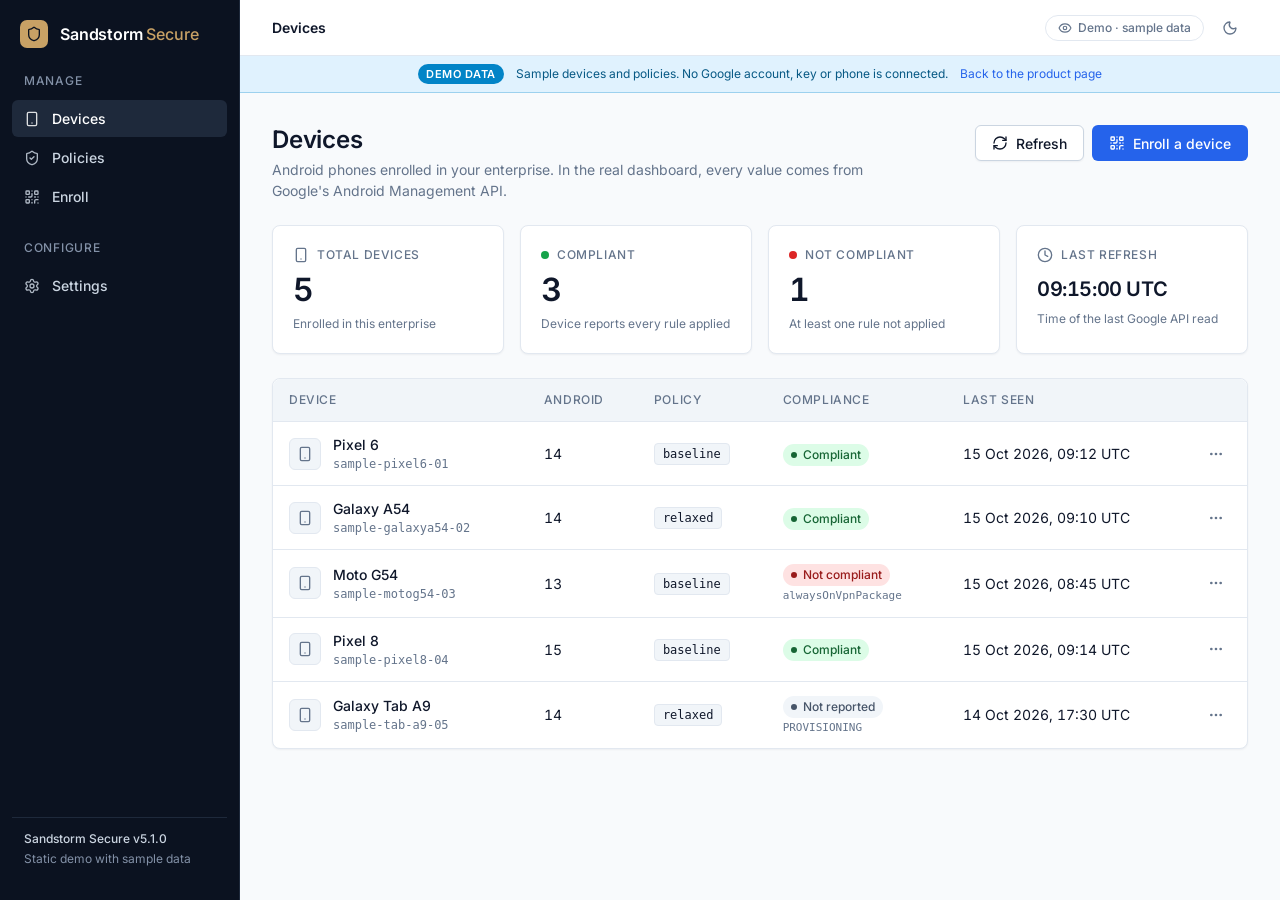
<file: demo/index.html>
<!DOCTYPE html>
<html lang="en">
<head>
  <meta charset="utf-8">
  <meta name="viewport" content="width=device-width, initial-scale=1">
  <meta name="color-scheme" content="light dark">
  <title>Devices (Demo data) · Sandstorm Secure</title>
  <link rel="stylesheet" href="./style.css">
  <script src="./ui.js"></script>
</head>
<body>
  <a class="skip-link" href="#main">Skip to content</a>
  <div class="app">
    <aside class="sidebar" id="app-sidebar" aria-label="Main navigation">
      <a class="brand" href="./index.html">
        <span class="brand-mark"><span class="icon" data-icon="shield"></span></span>
        <span>Sandstorm <span class="brand-name-accent">Secure</span></span>
      </a>
      <nav class="sidebar-nav" aria-label="Primary">
        <p class="sidebar-label">Manage</p>
        <a href="./index.html" class="nav-link active" aria-current="page"><span class="icon" data-icon="smartphone"></span>Devices</a>
        <a href="./policies.html" class="nav-link"><span class="icon" data-icon="shield-check"></span>Policies</a>
        <a href="./enroll.html" class="nav-link"><span class="icon" data-icon="qr-code"></span>Enroll</a>
      </nav>
      <nav class="sidebar-nav" aria-label="Configuration">
        <p class="sidebar-label">Configure</p>
        <a href="./settings.html" class="nav-link"><span class="icon" data-icon="settings"></span>Settings</a>
      </nav>
      <div class="sidebar-footer">
        <strong data-demo-version>Sandstorm Secure</strong>
        <span>Static demo with sample data</span>
      </div>
    </aside>

    <div class="main">
      <header class="topbar">
        <button type="button" class="btn btn-ghost btn-icon nav-toggle" data-nav-toggle aria-controls="app-sidebar" aria-expanded="false" aria-label="Open menu"><span class="icon icon-lg" data-icon="menu"></span></button>
        <a class="brand" href="./index.html">
          <span class="brand-mark"><span class="icon" data-icon="shield"></span></span>
          <span>Sandstorm <span class="brand-name-accent">Secure</span></span>
        </a>
        <p class="topbar-title">Devices</p>
        <div class="topbar-actions">
          <span class="badge-local" title="This is a static demo with sample data"><span class="icon" data-icon="eye"></span><span class="badge-local-text">Demo · sample data</span></span>
          <button type="button" class="btn btn-ghost btn-icon theme-toggle" data-theme-toggle aria-label="Switch theme"><span class="icon icon-moon" data-icon="moon"></span><span class="icon icon-sun" data-icon="sun"></span></button>
        </div>
      </header>

      <!-- DM-02: clear "Demo data" ribbon on every demo page -->
      <div class="demo-ribbon" id="demo-data-banner" role="note" aria-label="Demo data notice">
        <strong>Demo data</strong>
        <span>Sample devices and policies. No Google account, key or phone is connected.</span>
        <a href="../landing/index.html">Back to the product page</a>
      </div>

      <main class="content" id="main" tabindex="-1">
        <div class="page-header">
          <div>
            <h1 class="page-title">Devices</h1>
            <p class="page-description">Android phones enrolled in your enterprise. In the real dashboard, every value comes from Google's Android Management API.</p>
          </div>
          <div class="page-actions">
            <button type="button" class="btn btn-secondary" id="refresh-devices-btn"><span class="icon" data-icon="refresh-cw"></span>Refresh</button>
            <a class="btn btn-primary" href="./enroll.html"><span class="icon" data-icon="qr-code"></span>Enroll a device</a>
          </div>
        </div>

        <section class="stat-grid" aria-label="Fleet summary" id="device-summary">
          <div class="card stat-card">
            <p class="stat-label"><span class="icon" data-icon="smartphone"></span>Total devices</p>
            <p class="stat-value" id="stat-total">—</p>
            <p class="stat-hint">Enrolled in this enterprise</p>
          </div>
          <div class="card stat-card">
            <p class="stat-label"><span class="stat-dot stat-dot-success"></span>Compliant</p>
            <p class="stat-value" id="stat-compliant">—</p>
            <p class="stat-hint">Device reports every rule applied</p>
          </div>
          <div class="card stat-card">
            <p class="stat-label"><span class="stat-dot stat-dot-danger"></span>Not compliant</p>
            <p class="stat-value" id="stat-non-compliant">—</p>
            <p class="stat-hint">At least one rule not applied</p>
          </div>
          <div class="card stat-card">
            <p class="stat-label"><span class="icon" data-icon="clock"></span>Last refresh</p>
            <p class="stat-value stat-value-sm num" id="stat-last-refresh">—</p>
            <p class="stat-hint">Time of the last Google API read</p>
          </div>
        </section>

        <section class="card table-card" aria-labelledby="devices-heading">
          <h2 class="visually-hidden" id="devices-heading">Device list</h2>
          <table class="table" id="devices-table">
            <thead>
              <tr>
                <th scope="col">Device</th>
                <th scope="col">Android</th>
                <th scope="col">Policy</th>
                <th scope="col">Compliance</th>
                <th scope="col">Last seen</th>
                <th scope="col" class="col-actions"><span class="visually-hidden">Actions</span></th>
              </tr>
            </thead>
            <tbody id="devices-tbody"></tbody>
          </table>
        </section>
      </main>
    </div>
  </div>

  <div class="toast-region" id="toast-region" aria-live="polite"></div>
  <script src="./sample-data.js"></script>
  <script src="./demo.js"></script>
</body>
</html>
</file>
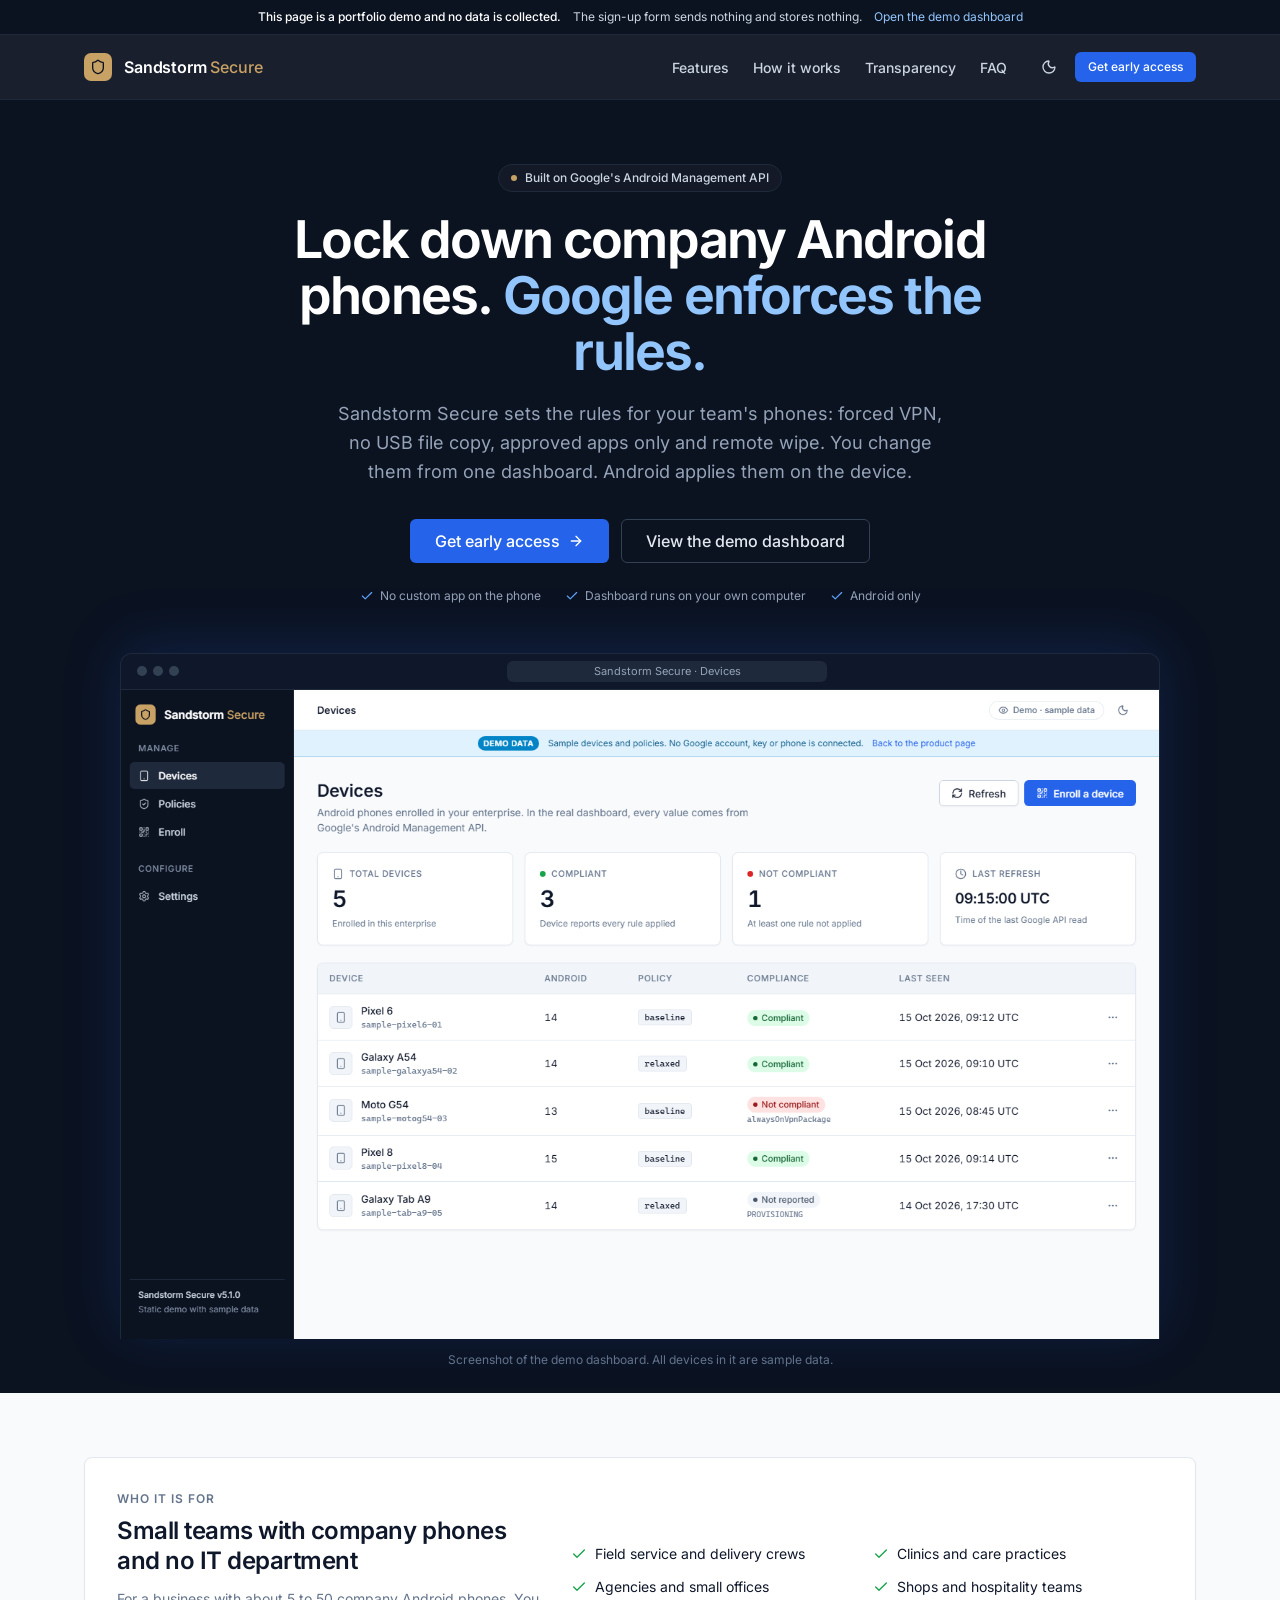
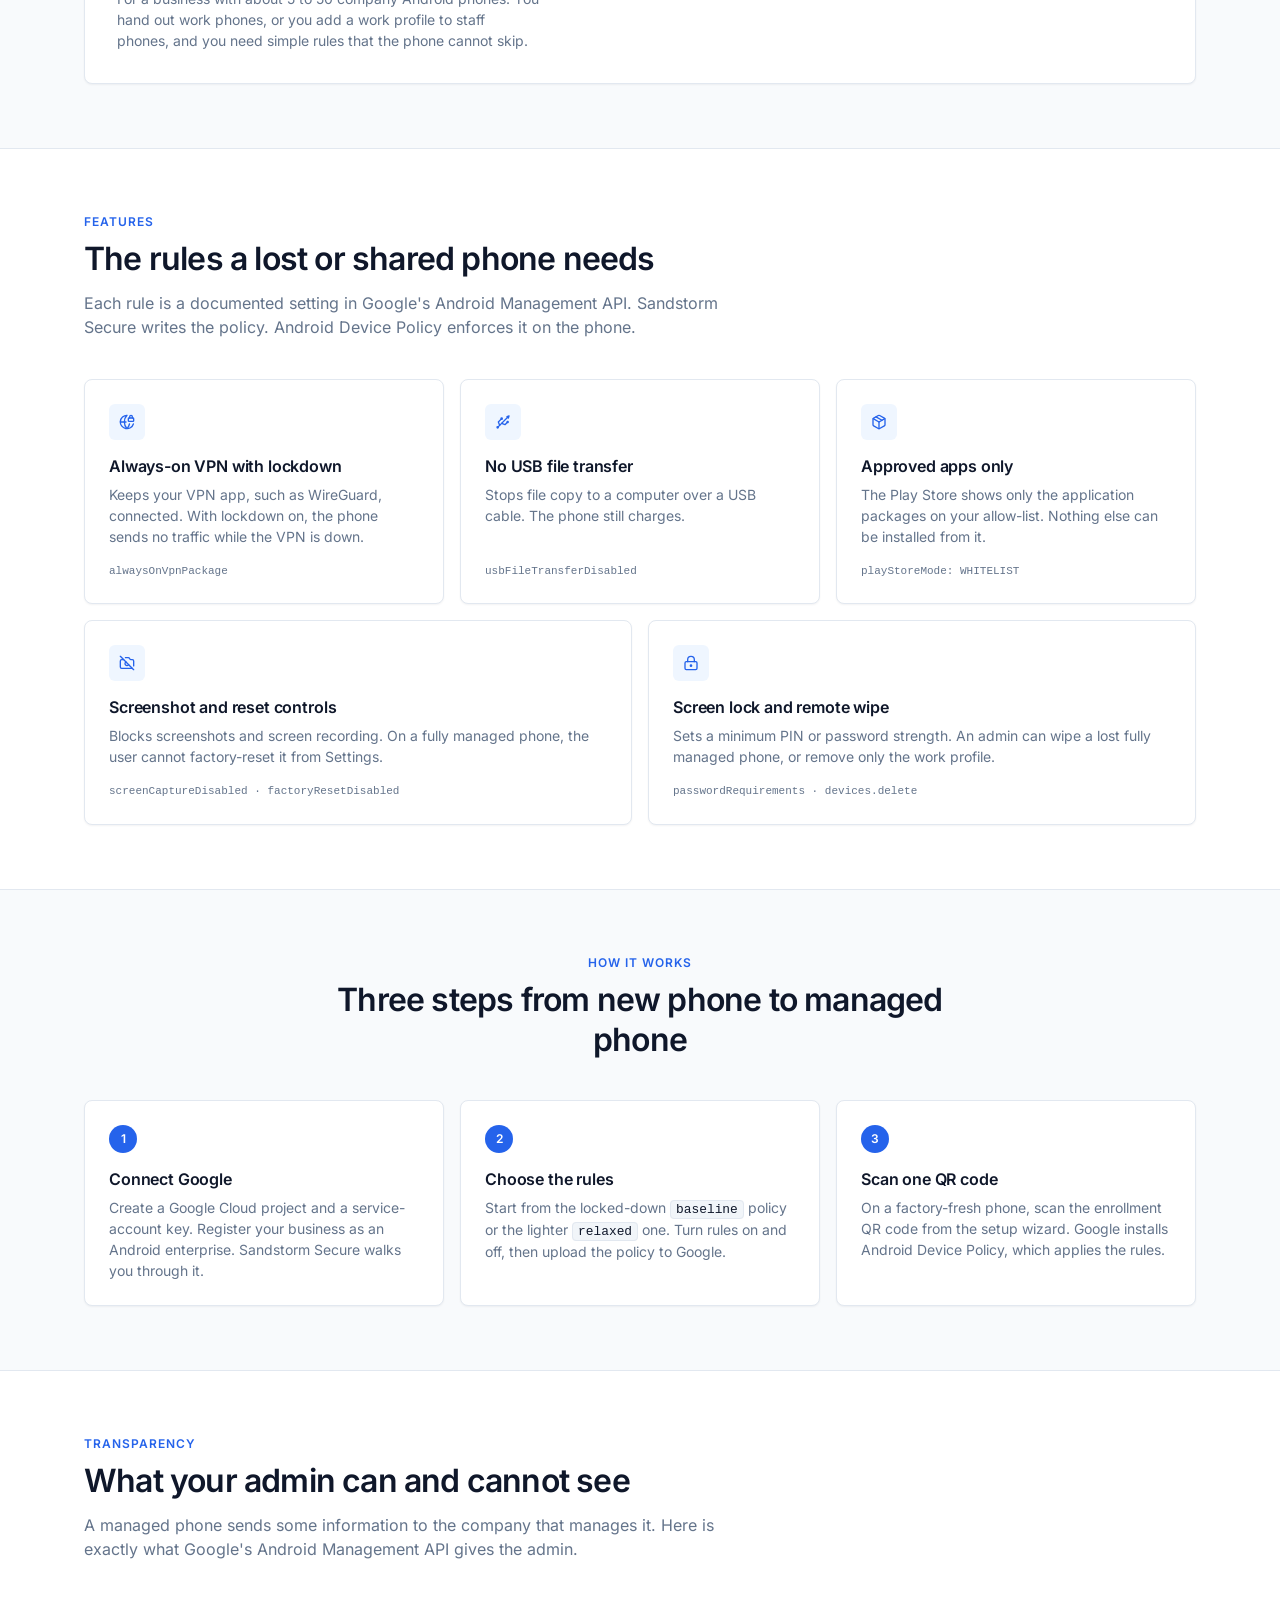
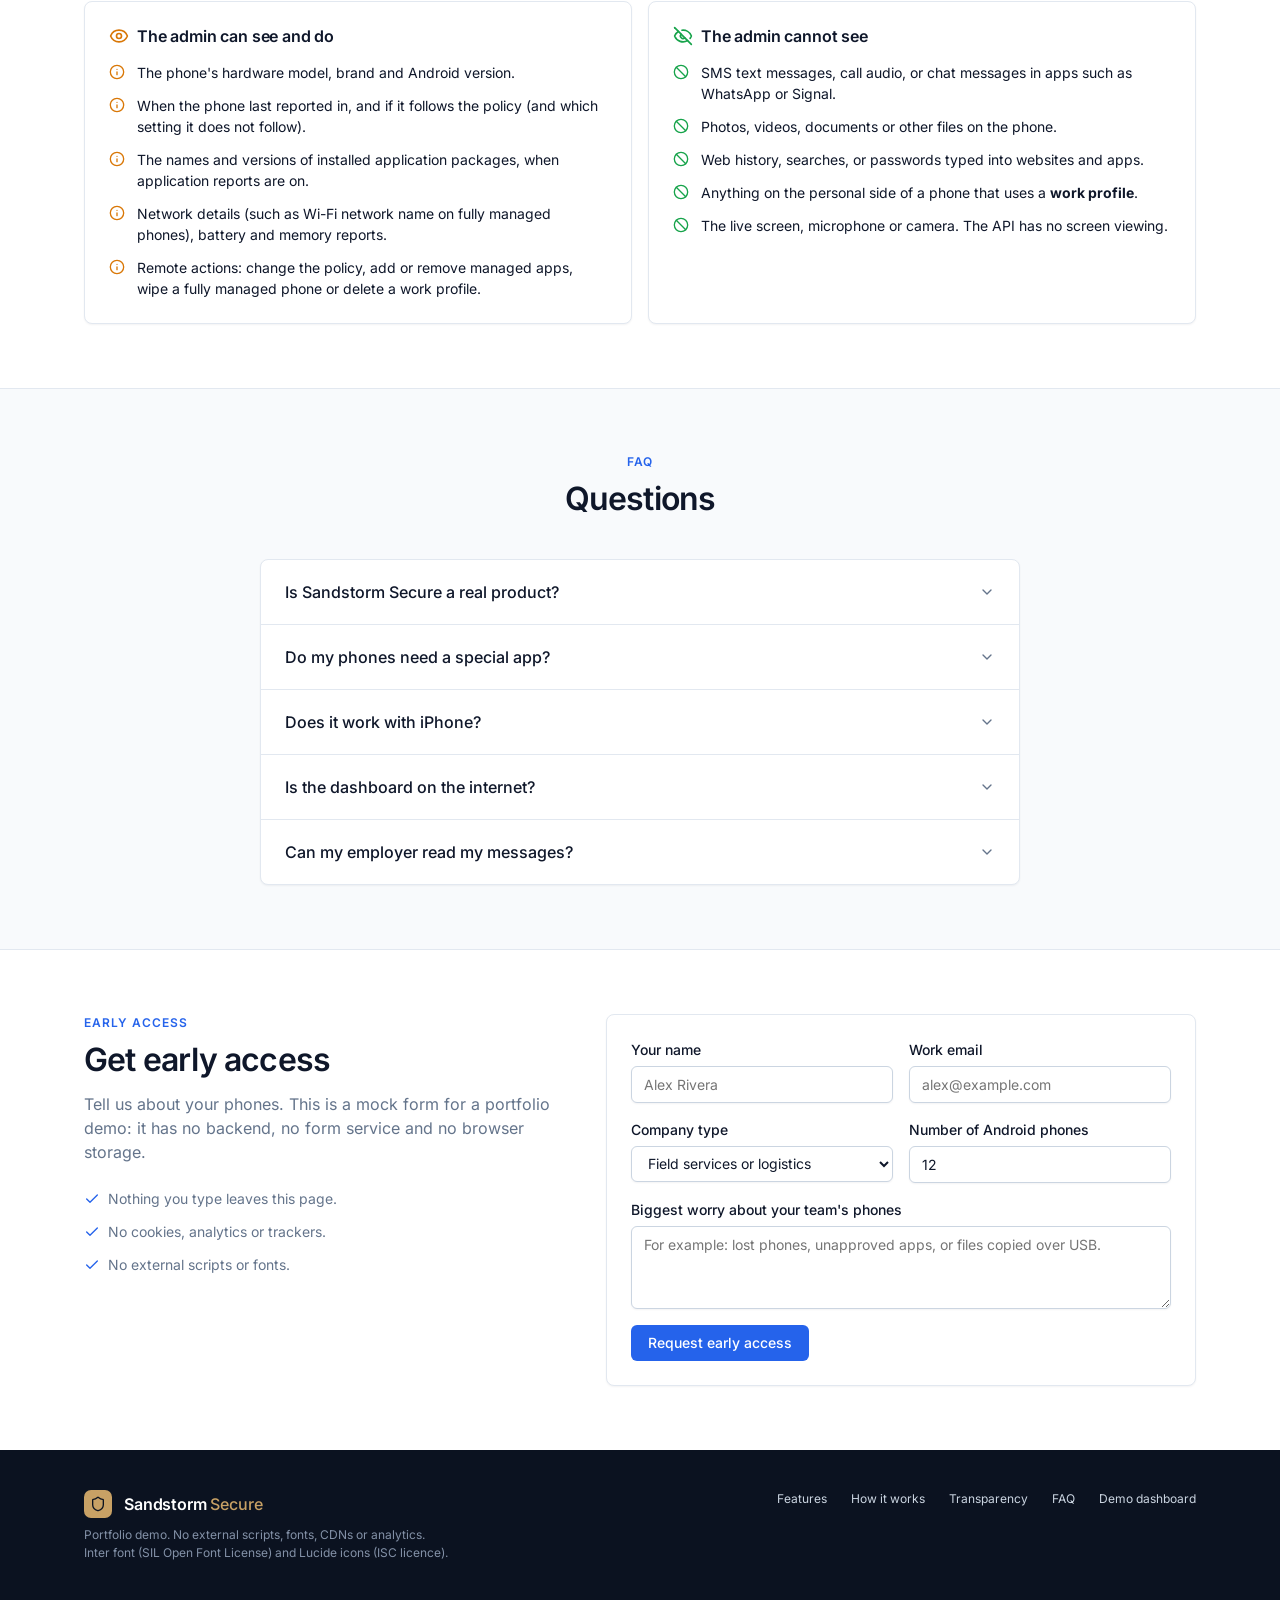
<file: landing/index.html>
<!DOCTYPE html>
<html lang="en">
<head>
  <meta charset="utf-8">
  <meta name="viewport" content="width=device-width, initial-scale=1">
  <meta name="color-scheme" content="light dark">
  <title>Sandstorm Secure · Lock down company Android phones</title>
  <meta name="description" content="Sandstorm Secure sets the rules for your team's Android phones: forced VPN, no USB file copy, approved apps only and remote wipe. Google's Android Management API enforces them. Portfolio demo.">
  <!-- Open Graph: replace the relative image path with the full public URL when the page is published. -->
  <meta property="og:type" content="website">
  <meta property="og:title" content="Sandstorm Secure · Lock down company Android phones">
  <meta property="og:description" content="Forced VPN, no USB file copy, approved apps only and remote wipe, enforced by Google's Android Management API. Portfolio demo.">
  <meta property="og:image" content="https://sandeeepkiran.github.io/Sandstorm-Secure/landing/assets/og-image.png">
  <meta property="og:url" content="https://sandeeepkiran.github.io/Sandstorm-Secure/landing/">
  <meta property="og:image:width" content="1200">
  <meta property="og:image:height" content="630">
  <meta property="og:image:alt" content="The Sandstorm Secure dashboard with sample devices">
  <meta name="twitter:card" content="summary_large_image">
  <link rel="stylesheet" href="./style.css">
  <script src="./ui.js"></script>
</head>
<body class="mkt">
  <a class="skip-link" href="#main">Skip to content</a>

  <!-- LP-06: visible note that this is a portfolio demo and no data is collected -->
  <div class="mkt-notice" id="portfolio-demo-note" role="note">
    <div class="mkt-container">
      <strong>This page is a portfolio demo and no data is collected.</strong>
      <span>The sign-up form sends nothing and stores nothing.</span>
      <a href="../demo/index.html">Open the demo dashboard</a>
    </div>
  </div>

  <header class="mkt-nav">
    <div class="mkt-container">
      <a class="brand" href="#main">
        <span class="brand-mark"><span class="icon" data-icon="shield"></span></span>
        <span>Sandstorm <span class="brand-name-accent">Secure</span></span>
      </a>
      <nav class="mkt-links" aria-label="Page sections">
        <a href="#features">Features</a>
        <a href="#how-it-works">How it works</a>
        <a href="#transparency">Transparency</a>
        <a href="#faq">FAQ</a>
      </nav>
      <div class="mkt-nav-actions">
        <button type="button" class="btn btn-ghost btn-icon theme-toggle" data-theme-toggle aria-label="Switch theme"><span class="icon icon-moon" data-icon="moon"></span><span class="icon icon-sun" data-icon="sun"></span></button>
        <a class="btn btn-primary btn-sm" href="#demo-signup">Get early access</a>
      </div>
    </div>
  </header>

  <main id="main" tabindex="-1">
    <!-- LP-01: headline -->
    <section class="mkt-hero" aria-labelledby="hero-headline">
      <div class="mkt-container">
        <div class="hero-copy">
          <p class="eyebrow"><span class="dot"></span>Built on Google's Android Management API</p>
          <h1 class="hero-title" id="hero-headline">Lock down company Android phones. <span class="accent">Google enforces the rules.</span></h1>
          <p class="hero-sub">Sandstorm Secure sets the rules for your team's phones: forced VPN, no USB file copy, approved apps only and remote wipe. You change them from one dashboard. Android applies them on the device.</p>
          <div class="hero-actions">
            <a class="btn btn-primary btn-lg" href="#demo-signup">Get early access<span class="icon" data-icon="arrow-right"></span></a>
            <a class="btn btn-secondary btn-lg" href="../demo/index.html">View the demo dashboard</a>
          </div>
          <div class="hero-meta">
            <span><span class="icon" data-icon="check"></span>No custom app on the phone</span>
            <span><span class="icon" data-icon="check"></span>Dashboard runs on your own computer</span>
            <span><span class="icon" data-icon="check"></span>Android only</span>
          </div>
        </div>

        <figure class="browser-frame">
          <div class="browser-bar" aria-hidden="true">
            <span class="browser-dots"><span></span><span></span><span></span></span>
            <span class="browser-url">Sandstorm Secure · Devices</span>
          </div>
          <img src="assets/dashboard-demo.png" width="1440" height="900" alt="The Sandstorm Secure Devices page: summary cards for total, compliant and not compliant devices, and a table of five sample phones with their policy and compliance state.">
        </figure>
        <p class="browser-caption">Screenshot of the demo dashboard. All devices in it are sample data.</p>
      </div>
    </section>

    <!-- LP-01: who it is for -->
    <section class="mkt-section" aria-labelledby="audience-heading">
      <div class="mkt-container">
        <div class="card audience" id="who-it-is-for">
          <div>
            <p class="section-kicker">Who it is for</p>
            <h2 id="audience-heading">Small teams with company phones and no IT department</h2>
            <p class="audience-text">For a business with about 5 to 50 company Android phones. You hand out work phones, or you add a work profile to staff phones, and you need simple rules that the phone cannot skip.</p>
          </div>
          <ul class="audience-list">
            <li><span class="icon" data-icon="check"></span>Field service and delivery crews</li>
            <li><span class="icon" data-icon="check"></span>Clinics and care practices</li>
            <li><span class="icon" data-icon="check"></span>Agencies and small offices</li>
            <li><span class="icon" data-icon="check"></span>Shops and hospitality teams</li>
          </ul>
        </div>
      </div>
    </section>

    <!-- LP-01: 3 to 5 points of what it does -->
    <section class="mkt-section mkt-section-alt" id="features" aria-labelledby="features-heading">
      <div class="mkt-container">
        <div class="section-head">
          <p class="section-kicker">Features</p>
          <h2 class="section-title" id="features-heading">The rules a lost or shared phone needs</h2>
          <p class="section-sub">Each rule is a documented setting in Google's Android Management API. Sandstorm Secure writes the policy. Android Device Policy enforces it on the phone.</p>
        </div>
        <ul class="feature-grid" id="capabilities-list">
          <li class="card feature-card">
            <span class="feature-icon"><span class="icon" data-icon="globe-lock"></span></span>
            <h3 class="feature-title">Always-on VPN with lockdown</h3>
            <p class="feature-text">Keeps your VPN app, such as WireGuard, connected. With lockdown on, the phone sends no traffic while the VPN is down.</p>
            <p class="feature-key">alwaysOnVpnPackage</p>
          </li>
          <li class="card feature-card">
            <span class="feature-icon"><span class="icon" data-icon="usb"></span></span>
            <h3 class="feature-title">No USB file transfer</h3>
            <p class="feature-text">Stops file copy to a computer over a USB cable. The phone still charges.</p>
            <p class="feature-key">usbFileTransferDisabled</p>
          </li>
          <li class="card feature-card">
            <span class="feature-icon"><span class="icon" data-icon="package"></span></span>
            <h3 class="feature-title">Approved apps only</h3>
            <p class="feature-text">The Play Store shows only the application packages on your allow-list. Nothing else can be installed from it.</p>
            <p class="feature-key">playStoreMode: WHITELIST</p>
          </li>
          <li class="card feature-card">
            <span class="feature-icon"><span class="icon" data-icon="camera-off"></span></span>
            <h3 class="feature-title">Screenshot and reset controls</h3>
            <p class="feature-text">Blocks screenshots and screen recording. On a fully managed phone, the user cannot factory-reset it from Settings.</p>
            <p class="feature-key">screenCaptureDisabled · factoryResetDisabled</p>
          </li>
          <li class="card feature-card">
            <span class="feature-icon"><span class="icon" data-icon="lock-keyhole"></span></span>
            <h3 class="feature-title">Screen lock and remote wipe</h3>
            <p class="feature-text">Sets a minimum PIN or password strength. An admin can wipe a lost fully managed phone, or remove only the work profile.</p>
            <p class="feature-key">passwordRequirements · devices.delete</p>
          </li>
        </ul>
      </div>
    </section>

    <section class="mkt-section" id="how-it-works" aria-labelledby="how-heading">
      <div class="mkt-container">
        <div class="section-head section-head-center">
          <p class="section-kicker">How it works</p>
          <h2 class="section-title" id="how-heading">Three steps from new phone to managed phone</h2>
        </div>
        <ol class="how-steps">
          <li class="card how-step">
            <h3>Connect Google</h3>
            <p>Create a Google Cloud project and a service-account key. Register your business as an Android enterprise. Sandstorm Secure walks you through it.</p>
          </li>
          <li class="card how-step">
            <h3>Choose the rules</h3>
            <p>Start from the locked-down <code>baseline</code> policy or the lighter <code>relaxed</code> one. Turn rules on and off, then upload the policy to Google.</p>
          </li>
          <li class="card how-step">
            <h3>Scan one QR code</h3>
            <p>On a factory-fresh phone, scan the enrollment QR code from the setup wizard. Google installs Android Device Policy, which applies the rules.</p>
          </li>
        </ol>
      </div>
    </section>

    <!-- LP-01, LP-02, hard rule 7: honest list of what an admin can and cannot see -->
    <section class="mkt-section mkt-section-alt" id="transparency" aria-labelledby="transparency-heading">
      <div class="mkt-container">
        <div class="section-head">
          <p class="section-kicker">Transparency</p>
          <h2 class="section-title" id="transparency-heading">What your admin can and cannot see</h2>
          <p class="section-sub">A managed phone sends some information to the company that manages it. Here is exactly what Google's Android Management API gives the admin.</p>
        </div>
        <div class="visibility-grid">
          <div class="card visibility-card can-see" id="what-mdm-can-see">
            <h3><span class="icon icon-lg" data-icon="eye"></span>The admin can see and do</h3>
            <ul>
              <li><span class="icon" data-icon="info"></span><span>The phone's hardware model, brand and Android version.</span></li>
              <li><span class="icon" data-icon="info"></span><span>When the phone last reported in, and if it follows the policy (and which setting it does not follow).</span></li>
              <li><span class="icon" data-icon="info"></span><span>The names and versions of installed application packages, when application reports are on.</span></li>
              <li><span class="icon" data-icon="info"></span><span>Network details (such as Wi-Fi network name on fully managed phones), battery and memory reports.</span></li>
              <li><span class="icon" data-icon="info"></span><span>Remote actions: change the policy, add or remove managed apps, wipe a fully managed phone or delete a work profile.</span></li>
            </ul>
          </div>
          <div class="card visibility-card cannot-see" id="what-mdm-cannot-see">
            <h3><span class="icon icon-lg" data-icon="eye-off"></span>The admin cannot see</h3>
            <ul>
              <li><span class="icon" data-icon="ban"></span><span>SMS text messages, call audio, or chat messages in apps such as WhatsApp or Signal.</span></li>
              <li><span class="icon" data-icon="ban"></span><span>Photos, videos, documents or other files on the phone.</span></li>
              <li><span class="icon" data-icon="ban"></span><span>Web history, searches, or passwords typed into websites and apps.</span></li>
              <li><span class="icon" data-icon="ban"></span><span>Anything on the personal side of a phone that uses a <strong>work profile</strong>.</span></li>
              <li><span class="icon" data-icon="ban"></span><span>The live screen, microphone or camera. The API has no screen viewing.</span></li>
            </ul>
          </div>
        </div>
      </div>
    </section>

    <section class="mkt-section" id="faq" aria-labelledby="faq-heading">
      <div class="mkt-container">
        <div class="section-head section-head-center">
          <p class="section-kicker">FAQ</p>
          <h2 class="section-title" id="faq-heading">Questions</h2>
        </div>
        <div class="card faq">
          <details class="faq-item">
            <summary>Is Sandstorm Secure a real product?<span class="icon" data-icon="chevron-down"></span></summary>
            <p class="faq-answer">It is a working portfolio project, not a product for sale. The app really applies policies through Google's Android Management API, and it is tested on an Android emulator. This page and its sign-up form are a demo.</p>
          </details>
          <details class="faq-item">
            <summary>Do my phones need a special app?<span class="icon" data-icon="chevron-down"></span></summary>
            <p class="faq-answer">No custom app. During enrollment, Google installs its own Android Device Policy app. That app applies the rules on the phone.</p>
          </details>
          <details class="faq-item">
            <summary>Does it work with iPhone?<span class="icon" data-icon="chevron-down"></span></summary>
            <p class="faq-answer">No. Sandstorm Secure supports Android only. Managing an iPhone needs Apple's own certificates and Apple Business Manager.</p>
          </details>
          <details class="faq-item">
            <summary>Is the dashboard on the internet?<span class="icon" data-icon="chevron-down"></span></summary>
            <p class="faq-answer">No. The dashboard can wipe phones, so it runs only on your own computer, at 127.0.0.1. Only this page and the sample-data demo are meant to be public.</p>
          </details>
          <details class="faq-item">
            <summary>Can my employer read my messages?<span class="icon" data-icon="chevron-down"></span></summary>
            <p class="faq-answer">No. The admin cannot read messages, see photos or view your screen. See <a href="#transparency">What your admin can and cannot see</a> for the full list.</p>
          </details>
        </div>
      </div>
    </section>

    <!-- LP-03, LP-04: sign-up form that sends nothing -->
    <section class="mkt-section mkt-section-alt" id="demo-signup" aria-labelledby="signup-heading">
      <div class="mkt-container signup-layout">
        <div>
          <p class="section-kicker">Early access</p>
          <h2 class="section-title" id="signup-heading">Get early access</h2>
          <p class="section-sub">Tell us about your phones. This is a mock form for a portfolio demo: it has no backend, no form service and no browser storage.</p>
          <ul class="signup-points">
            <li><span class="icon" data-icon="check"></span>Nothing you type leaves this page.</li>
            <li><span class="icon" data-icon="check"></span>No cookies, analytics or trackers.</li>
            <li><span class="icon" data-icon="check"></span>No external scripts or fonts.</li>
          </ul>
        </div>

        <form class="card card-body signup-form" id="mock-signup-form" novalidate>
          <div class="form-grid">
            <div class="field">
              <label class="field-label" for="signup-name">Your name</label>
              <input class="input" type="text" id="signup-name" name="name" placeholder="Alex Rivera" autocomplete="off" required>
            </div>
            <div class="field">
              <label class="field-label" for="signup-email">Work email</label>
              <input class="input" type="email" id="signup-email" name="email" placeholder="alex@example.com" autocomplete="off" required>
            </div>
          </div>
          <div class="form-grid">
            <div class="field">
              <label class="field-label" for="signup-company-type">Company type</label>
              <select class="select" id="signup-company-type" name="company_type" required>
                <option value="field-services">Field services or logistics</option>
                <option value="clinic-healthcare">Clinic or healthcare practice</option>
                <option value="agency-consulting">Agency or small business</option>
                <option value="retail-hospitality">Retail or hospitality</option>
                <option value="other">Other</option>
              </select>
            </div>
            <div class="field">
              <label class="field-label" for="signup-phone-count">Number of Android phones</label>
              <input class="input num" type="number" id="signup-phone-count" name="phone_count" min="1" max="500" value="12" required>
            </div>
          </div>
          <div class="field">
            <label class="field-label" for="signup-biggest-worry">Biggest worry about your team's phones</label>
            <textarea class="textarea textarea-prose" id="signup-biggest-worry" name="biggest_worry" rows="3" placeholder="For example: lost phones, unapproved apps, or files copied over USB." required></textarea>
          </div>
          <div>
            <button type="submit" class="btn btn-primary" id="signup-submit-btn">Request early access</button>
          </div>
          <!-- LP-04: exact confirmation text -->
          <p class="callout callout-success" id="signup-confirmation" role="status" hidden>Thanks — this is a demo, nothing was sent or stored.</p>
        </form>
      </div>
    </section>
  </main>

  <footer class="mkt-footer">
    <div class="mkt-container">
      <div>
        <a class="brand" href="#main">
          <span class="brand-mark"><span class="icon" data-icon="shield"></span></span>
          <span>Sandstorm <span class="brand-name-accent">Secure</span></span>
        </a>
        <p>Portfolio demo. No external scripts, fonts, CDNs or analytics.</p>
        <p>Inter font (SIL Open Font License) and Lucide icons (ISC licence).</p>
      </div>
      <nav class="footer-links" aria-label="Footer">
        <a href="#features">Features</a>
        <a href="#how-it-works">How it works</a>
        <a href="#transparency">Transparency</a>
        <a href="#faq">FAQ</a>
        <a href="../demo/index.html">Demo dashboard</a>
      </nav>
    </div>
  </footer>

  <script>
    (function () {
      var form = document.getElementById("mock-signup-form");
      var confirmation = document.getElementById("signup-confirmation");
      form.addEventListener("submit", function (event) {
        // LP-04: never send the form anywhere.
        event.preventDefault();
        confirmation.textContent = "Thanks \u2014 this is a demo, nothing was sent or stored.";
        confirmation.hidden = false;
      });
    })();
  </script>
</body>
</html>
</file>
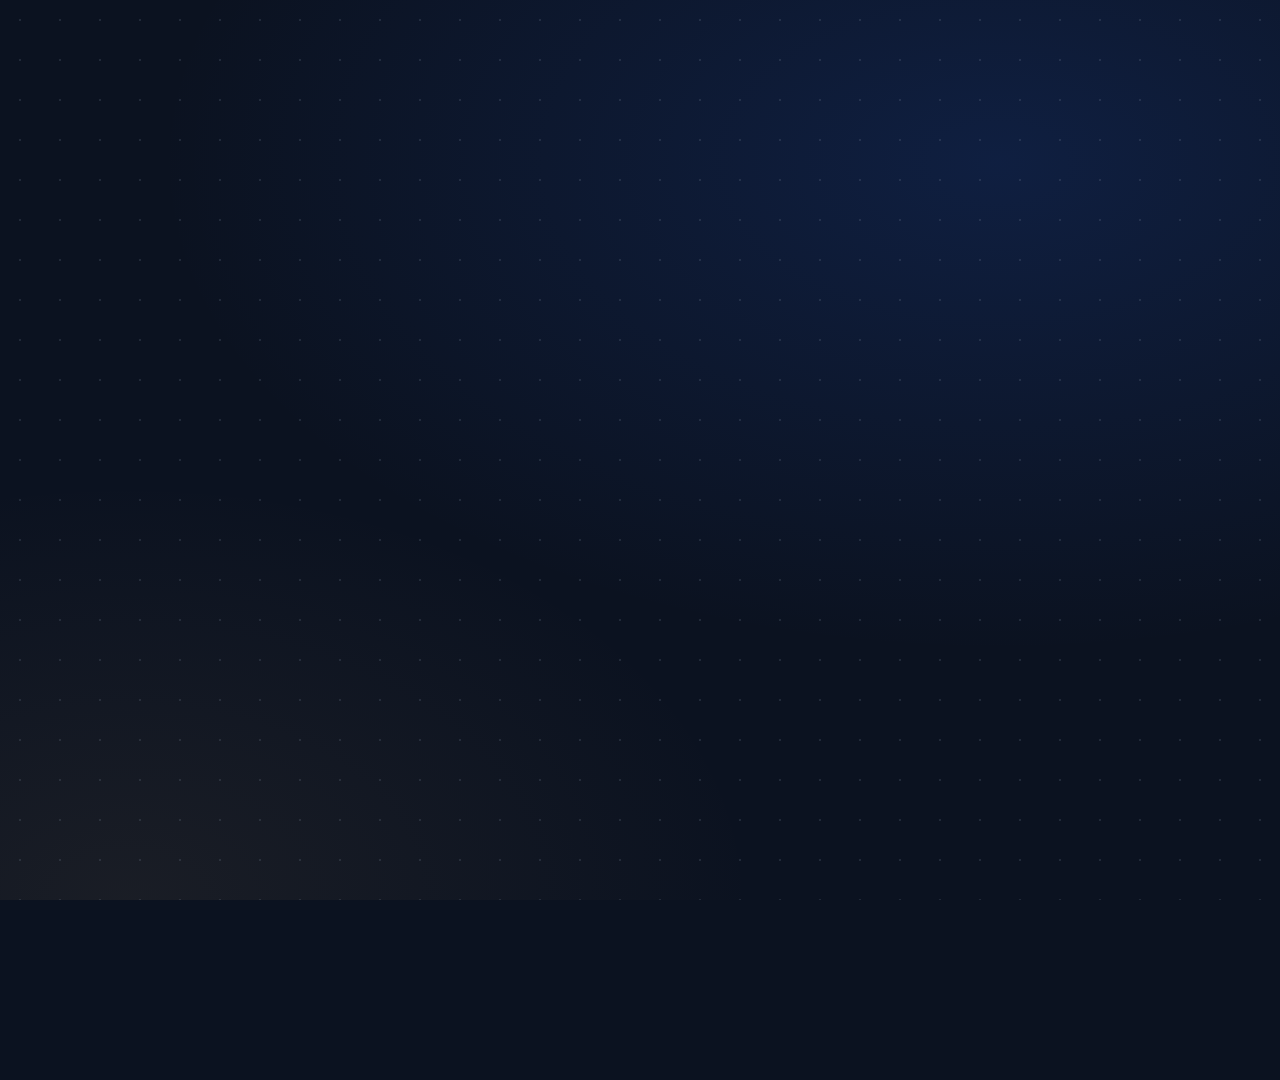
<file: brag-output-2026-11-04-224340/work/composition/index.html>
<!DOCTYPE html>
<html lang="en">
<head>
<meta charset="utf-8">
<title>Sandstorm Secure - launch video composition</title>
<!--
  Launch video composition. Every frame is a pure function of time: render.py calls
  window.seek(t) and takes a screenshot. The three app windows are the real demo
  pages (copied from demo/), driven with sample data only.
-->
<style>
  @font-face {
    font-family: "Inter";
    font-weight: 100 900;
    src: url("demo/vendor/inter-latin-wght-normal.woff2") format("woff2");
  }
  :root {
    --bg: #0b1220;
    --card: #111a2e;
    --border: #1f2a44;
    --text: #e2e8f0;
    --muted: #94a3b8;
    --primary: #2563eb;
    --primary-soft: #3b82f6;
    --sand: #c8a165;
    --mono: "Cascadia Mono", Consolas, ui-monospace, monospace;
  }
  * { box-sizing: border-box; margin: 0; padding: 0; }
  html, body { width: 1920px; height: 1080px; overflow: hidden; background: var(--bg); }
  body { font-family: "Inter", "Segoe UI", system-ui, sans-serif; color: var(--text); -webkit-font-smoothing: antialiased; }

  #stage { position: absolute; inset: 0; overflow: hidden;
    background:
      radial-gradient(1200px 700px at 78% 18%, rgba(37, 99, 235, 0.16), transparent 70%),
      radial-gradient(900px 600px at 10% 100%, rgba(200, 161, 101, 0.08), transparent 70%),
      var(--bg); }
  #grid { position: absolute; inset: -40px;
    background-image: radial-gradient(rgba(148, 163, 184, 0.16) 1.2px, transparent 1.4px);
    background-size: 40px 40px; }

  .scene { position: absolute; inset: 0; opacity: 0; visibility: hidden; }

  /* Brand mark: same shape and colours as .brand-mark in the app. */
  .mark { display: inline-grid; place-items: center; background: var(--sand); color: #0b1220; }
  .mark svg { fill: none; stroke: currentColor; stroke-width: 2; stroke-linecap: round; stroke-linejoin: round; }

  /* ---------- Hook ---------- */
  #hook-title { position: absolute; left: 0; right: 0; top: 250px; text-align: center;
    font-size: 116px; font-weight: 800; letter-spacing: -0.035em; line-height: 1.05; color: #fff; }
  #hook-title .accent { color: var(--primary-soft); }
  #hook-sub { position: absolute; left: 0; right: 0; top: 410px; text-align: center;
    font-size: 40px; font-weight: 500; color: var(--muted); letter-spacing: -0.01em; }
  #hook-code { position: absolute; left: 50%; top: 540px; width: 1060px; margin-left: -530px;
    padding: 34px 44px; border-radius: 16px; background: rgba(17, 26, 46, 0.85);
    border: 1px solid var(--border); box-shadow: 0 30px 80px rgba(0, 0, 0, 0.45);
    font-family: var(--mono); font-size: 34px; line-height: 1.6; white-space: pre; min-height: 300px; }
  .k { color: #93c5fd; } .v { color: #fbbf24; } .p { color: var(--muted); }
  .caret { display: inline-block; width: 0.55em; height: 1.1em; vertical-align: -0.18em; background: var(--primary-soft); }

  /* ---------- Reveal ---------- */
  #reveal-mark { position: absolute; left: 50%; top: 250px; width: 168px; height: 168px; margin-left: -84px; border-radius: 40px;
    box-shadow: 0 30px 90px rgba(200, 161, 101, 0.28); }
  #reveal-mark svg { width: 92px; height: 92px; }
  #reveal-name { position: absolute; left: 0; right: 0; top: 460px; text-align: center;
    font-size: 120px; font-weight: 800; letter-spacing: -0.04em; color: #fff; }
  #reveal-name span { color: var(--sand); }
  #reveal-desc { position: absolute; left: 0; right: 0; top: 625px; text-align: center; font-size: 42px; color: var(--text); font-weight: 500; }
  #reveal-chips { position: absolute; left: 0; right: 0; top: 735px; display: flex; justify-content: center; gap: 18px; }
  .chip { padding: 14px 26px; border-radius: 999px; border: 1px solid var(--border); background: rgba(17, 26, 46, 0.9);
    font-size: 28px; color: var(--text); font-weight: 500; display: flex; align-items: center; gap: 12px; }
  .chip i { width: 10px; height: 10px; border-radius: 50%; background: var(--primary-soft); display: inline-block; }

  /* ---------- App windows ---------- */
  .win { position: absolute; border-radius: 14px; overflow: hidden; background: #fff;
    box-shadow: 0 40px 100px rgba(0, 0, 0, 0.55), 0 0 0 1px rgba(148, 163, 184, 0.18); }
  .win-bar { height: 34px; background: #1e293b; display: flex; align-items: center; gap: 8px; padding: 0 14px; }
  .win-bar b { width: 11px; height: 11px; border-radius: 50%; background: #334155; display: block; }
  .win-bar .url { margin-left: 14px; height: 22px; flex: 0 1 560px; border-radius: 6px; background: #0f172a; color: #94a3b8;
    font-size: 13px; display: flex; align-items: center; padding: 0 12px; }
  .win-view { position: relative; overflow: hidden; }
  .win-view iframe { position: absolute; left: 0; top: 0; width: 1440px; height: 900px; border: 0; transform-origin: 0 0; background: #f8fafc; }

  .eyebrow { font-family: var(--mono); font-size: 24px; color: var(--sand); letter-spacing: 0.08em; text-transform: uppercase; }
  .headline { font-size: 60px; font-weight: 800; letter-spacing: -0.03em; line-height: 1.08; color: #fff; }
  .subline { font-size: 34px; font-weight: 500; color: var(--muted); line-height: 1.3; }

  /* Policies scene */
  #pol-cap { position: absolute; left: 96px; top: 84px; }
  #pol-cap .headline { margin-top: 12px; }
  #pol-win { left: 96px; top: 252px; width: 1124px; }
  #pol-win .win-view { height: 702px; }
  #pol-json { position: absolute; left: 1252px; top: 252px; width: 572px; height: 736px; border-radius: 14px;
    background: var(--card); border: 1px solid var(--border); box-shadow: 0 40px 100px rgba(0, 0, 0, 0.5); overflow: hidden; }
  #pol-json header { height: 64px; display: flex; align-items: center; gap: 12px; padding: 0 24px; border-bottom: 1px solid var(--border);
    font-family: var(--mono); font-size: 20px; color: var(--text); }
  #pol-json header svg { width: 22px; height: 22px; color: var(--sand); fill: none; stroke: currentColor; stroke-width: 2; stroke-linecap: round; stroke-linejoin: round; }
  #pol-json header .live { margin-left: auto; font-family: "Inter", sans-serif; font-size: 16px; font-weight: 600; color: #86efac;
    background: rgba(22, 163, 74, 0.16); border-radius: 999px; padding: 5px 12px; display: flex; align-items: center; gap: 8px; }
  #pol-json header .live i { width: 8px; height: 8px; border-radius: 50%; background: #22c55e; display: block; }
  #pol-lines { padding: 16px 0; font-family: var(--mono); font-size: 19px; line-height: 31px; white-space: pre; }
  #pol-lines div { padding: 0 24px; color: #cbd5e1; position: relative; }
  #pol-lines div .hl { position: absolute; inset: 0; background: rgba(37, 99, 235, 0.28); border-left: 4px solid var(--primary-soft); }
  #pol-lines div span { position: relative; }

  /* Enroll and devices scenes: caption column left, window right */
  .side-cap { position: absolute; left: 96px; width: 470px; }
  .side-cap .headline { margin-top: 14px; font-size: 64px; }
  .side-cap .subline { margin-top: 28px; }
  #enr-cap { top: 360px; }
  #dev-cap { top: 330px; }
  #enr-win, #dev-win { left: 610px; top: 136px; width: 1238px; }
  #enr-win .win-view, #dev-win .win-view { height: 774px; }

  /* ---------- Outro ---------- */
  #out-mark { position: absolute; left: 50%; top: 210px; width: 128px; height: 128px; margin-left: -64px; border-radius: 30px; }
  #out-mark svg { width: 70px; height: 70px; }
  #out-name { position: absolute; left: 0; right: 0; top: 368px; text-align: center; font-size: 96px; font-weight: 800; letter-spacing: -0.04em; color: #fff; }
  #out-name span { color: var(--sand); }
  #out-line { position: absolute; left: 0; right: 0; top: 515px; text-align: center; font-size: 44px; font-weight: 600; color: var(--text); }
  #out-line code { font-family: var(--mono); color: #93c5fd; font-size: 42px; }
  #out-url { position: absolute; left: 50%; top: 640px; transform: translateX(-50%); white-space: nowrap;
    padding: 22px 40px; border-radius: 14px; background: var(--primary); color: #fff; font-size: 38px; font-weight: 600;
    box-shadow: 0 20px 60px rgba(37, 99, 235, 0.35); }
  #out-foot { position: absolute; left: 0; right: 0; top: 790px; text-align: center; font-size: 30px; color: var(--muted); font-weight: 500; }

  #dev-ring { position: absolute; border-radius: 12px; border: 3px solid #f87171; box-shadow: 0 0 0 6px rgba(248, 113, 113, 0.22), 0 0 40px rgba(248, 113, 113, 0.35); opacity: 0; pointer-events: none; z-index: 40; }

  /* ---------- Cursor ---------- */
  #cursor { position: absolute; left: 0; top: 0; width: 40px; height: 40px; z-index: 50; pointer-events: none; opacity: 0; }
  #cursor svg { position: absolute; left: 0; top: 0; filter: drop-shadow(0 4px 8px rgba(0, 0, 0, 0.45)); transform-origin: 4px 4px; }
  #click-ring { position: absolute; left: 0; top: 0; width: 60px; height: 60px; margin: -30px 0 0 -30px; border-radius: 50%;
    border: 3px solid var(--primary-soft); z-index: 49; opacity: 0; pointer-events: none; }
</style>
</head>
<body>
<div id="stage">
  <div id="grid"></div>

  <!-- 1. Hook -->
  <section class="scene" id="s-hook">
    <h1 id="hook-title">Lock down <span class="accent">Android</span> phones.</h1>
    <p id="hook-sub">Write the rules. Google enforces them.</p>
    <div id="hook-code"></div>
  </section>

  <!-- 2. Reveal -->
  <section class="scene" id="s-reveal">
    <div class="mark" id="reveal-mark"><svg viewBox="0 0 24 24"><path d="M20 13c0 5-3.5 7.5-7.66 8.95a1 1 0 0 1-.67-.01C7.5 20.5 4 18 4 13V6a1 1 0 0 1 1-1c2 0 4.5-1.2 6.24-2.72a1.17 1.17 0 0 1 1.52 0C14.51 3.81 17 5 19 5a1 1 0 0 1 1 1z"/></svg></div>
    <h2 id="reveal-name">Sandstorm <span>Secure</span></h2>
    <p id="reveal-desc">Android phone management on Google's official API.</p>
    <div id="reveal-chips">
      <span class="chip"><i></i>Forced VPN</span>
      <span class="chip"><i></i>USB data block</span>
      <span class="chip"><i></i>App allow-list</span>
      <span class="chip"><i></i>Remote wipe</span>
    </div>
  </section>

  <!-- 3. Policies -->
  <section class="scene" id="s-pol">
    <div id="pol-cap">
      <p class="eyebrow">01 / Policies</p>
      <p class="headline">Flip a switch. The policy JSON follows.</p>
    </div>
    <div class="win" id="pol-win">
      <div class="win-bar"><b></b><b></b><b></b><span class="url">sandeeepkiran.github.io/Sandstorm-Secure/demo/policies</span></div>
      <div class="win-view"><iframe id="f-pol" src="demo/policies.html" scrolling="no"></iframe></div>
    </div>
    <div id="pol-json">
      <header>
        <svg viewBox="0 0 24 24"><path d="M6 22a2 2 0 0 1-2-2V4a2 2 0 0 1 2-2h8a2.4 2.4 0 0 1 1.704.706l3.588 3.588A2.4 2.4 0 0 1 20 8v12a2 2 0 0 1-2 2z"/><path d="M14 2v5a1 1 0 0 0 1 1h5"/><path d="M10 12a1 1 0 0 0-1 1v1a1 1 0 0 1-1 1 1 1 0 0 1 1 1v1a1 1 0 0 0 1 1"/><path d="M14 18a1 1 0 0 0 1-1v-1a1 1 0 0 1 1-1 1 1 0 0 1-1-1v-1a1 1 0 0 0-1-1"/></svg>
        policies/baseline.json
        <span class="live"><i></i>Live preview</span>
      </header>
      <div id="pol-lines"></div>
    </div>
  </section>

  <!-- 4. Enroll -->
  <section class="scene" id="s-enr">
    <div class="side-cap" id="enr-cap">
      <p class="eyebrow">02 / Enroll</p>
      <p class="headline">One QR code puts a phone under a policy.</p>
    </div>
    <div class="win" id="enr-win">
      <div class="win-bar"><b></b><b></b><b></b><span class="url">sandeeepkiran.github.io/Sandstorm-Secure/demo/enroll</span></div>
      <div class="win-view"><iframe id="f-enr" src="demo/enroll.html" scrolling="no"></iframe></div>
    </div>
  </section>

  <!-- 5. Devices -->
  <section class="scene" id="s-dev">
    <div class="side-cap" id="dev-cap">
      <p class="eyebrow">03 / Devices</p>
      <p class="headline">See which phones comply.</p>
      <p class="subline" id="dev-sub">Wipe one?<br>Type its device ID first.</p>
    </div>
    <div class="win" id="dev-win">
      <div class="win-bar"><b></b><b></b><b></b><span class="url">sandeeepkiran.github.io/Sandstorm-Secure/demo/devices</span></div>
      <div class="win-view"><iframe id="f-dev" src="demo/index.html" scrolling="no"></iframe></div>
    </div>
  </section>

  <!-- 6. Outro -->
  <section class="scene" id="s-out">
    <div class="mark" id="out-mark"><svg viewBox="0 0 24 24"><path d="M20 13c0 5-3.5 7.5-7.66 8.95a1 1 0 0 1-.67-.01C7.5 20.5 4 18 4 13V6a1 1 0 0 1 1-1c2 0 4.5-1.2 6.24-2.72a1.17 1.17 0 0 1 1.52 0C14.51 3.81 17 5 19 5a1 1 0 0 1 1 1z"/></svg></div>
    <h2 id="out-name">Sandstorm <span>Secure</span></h2>
    <p id="out-line">The dashboard runs only on <code>127.0.0.1</code>.</p>
    <div id="out-url">sandeeepkiran.github.io/Sandstorm-Secure</div>
    <p id="out-foot">Live demo with sample data &middot; Open source, AGPL-3.0</p>
  </section>

  <div id="dev-ring"></div>
  <div id="click-ring"></div>
  <div id="cursor"><svg width="40" height="40" viewBox="0 0 40 40"><path d="M5 3 L5 31 L12.5 24 L17.5 35.5 L22.5 33.3 L17.6 22 L27.5 22 Z" fill="#ffffff" stroke="#0b1220" stroke-width="2.2" stroke-linejoin="round"/></svg></div>
</div>

<script>
"use strict";
// ---------------------------------------------------------------- Timeline (seconds)
var T = {
  hook: [0.0, 3.1],
  reveal: [3.1, 6.3],
  pol: [6.3, 11.0],
  enr: [11.0, 15.0],
  dev: [15.0, 19.4],
  out: [19.4, 23.0],
  clickUsb: 7.9, clickScreen: 9.0,
  clickQr: 12.3,
  clickMenu: 16.4
};
window.DURATION = 23.0;

function clamp(x, a, b) { return Math.max(a, Math.min(b, x)); }
function prog(t, a, b) { return clamp((t - a) / (b - a), 0, 1); }
function easeOut(x) { return 1 - Math.pow(1 - x, 3); }
function easeInOut(x) { return x < 0.5 ? 4 * x * x * x : 1 - Math.pow(-2 * x + 2, 3) / 2; }
function lerp(a, b, x) { return a + (b - a) * x; }

// Fade a scene in and out. Dip through the background, never a double exposure.
function sceneAlpha(t, span, fin, fout) {
  fin = fin || 0.35; fout = fout || 0.3;
  if (t < span[0] || t >= span[1]) return 0;
  return Math.min(easeOut(prog(t, span[0], span[0] + fin)), 1 - prog(t, span[1] - fout, span[1]));
}
function show(el, alpha) {
  el.style.opacity = alpha;
  el.style.visibility = alpha > 0 ? "visible" : "hidden";
}
// Rise-in for one element: fade plus a short upward move.
function rise(el, t, start, dur, dist) {
  var x = easeOut(prog(t, start, start + (dur || 0.45)));
  el.style.opacity = x;
  el.style.transform = (el.dataset.baseTransform || "") + " translateY(" + ((1 - x) * (dist || 28)) + "px)";
}

var $ = function (id) { return document.getElementById(id); };
var frames = { pol: $("f-pol"), enr: $("f-enr"), dev: $("f-dev") };
var WIN_SCALE = { pol: 1124 / 1440, enr: 1238 / 1440, dev: 1238 / 1440 };
var initialJson = [];

// ---------------------------------------------------------------- Ready
function frameReady(iframe) {
  return new Promise(function (resolve) {
    function done() {
      var doc = iframe.contentDocument;
      // Freeze the page's own motion so frames depend only on t.
      var st = doc.createElement("style");
      st.textContent = "*,*::before,*::after{transition:none!important;animation:none!important;caret-color:transparent!important}" +
        ".toast-region,.skip-link{display:none!important}html{scrollbar-width:none}::-webkit-scrollbar{display:none}";
      doc.head.appendChild(st);
      doc.documentElement.setAttribute("data-theme", "light");
      doc.fonts.ready.then(resolve);
    }
    if (iframe.contentDocument && iframe.contentDocument.readyState === "complete" && iframe.contentDocument.URL !== "about:blank") done();
    else iframe.addEventListener("load", done, { once: true });
  });
}
window.__ready = Promise.all([document.fonts.ready, frameReady(frames.pol), frameReady(frames.enr), frameReady(frames.dev)]).then(function () {
  Object.keys(frames).forEach(function (k) { frames[k].style.transform = "scale(" + WIN_SCALE[k] + ")"; });
  initialJson = frames.pol.contentDocument.getElementById("policy-json-preview").textContent.split("\n");
  return true;
});

// ---------------------------------------------------------------- Helpers for the real pages
function q(name, sel) { return frames[name].contentDocument.querySelector(sel); }
// Centre of an element inside an iframe, in stage pixels (after all transforms).
function stagePoint(name, el, dx, dy) {
  var f = frames[name];
  var fr = f.getBoundingClientRect();
  var s = fr.width / 1440;
  var r = el.getBoundingClientRect();
  return { x: fr.left + (r.left + r.width / 2 + (dx || 0)) * s, y: fr.top + (r.top + r.height / 2 + (dy || 0)) * s };
}
function setSwitch(name, id, on) {
  var input = q(name, "#" + id);
  if (input.checked !== on) {
    input.checked = on;
    input.dispatchEvent(new Event("change", { bubbles: true }));
  }
}

// ---------------------------------------------------------------- Cursor
// path: list of [time, pointFn]. Moves with ease between stops; holds at each stop.
function cursorAt(t, path) {
  if (t <= path[0][0]) return path[0][1]();
  for (var i = 0; i < path.length - 1; i++) {
    var a = path[i], b = path[i + 1];
    if (t <= b[0]) {
      var pa = a[1](), pb = b[1]();
      var x = easeInOut(prog(t, a[0], b[0]));
      return { x: lerp(pa.x, pb.x, x), y: lerp(pa.y, pb.y, x) };
    }
  }
  return path[path.length - 1][1]();
}
function drawCursor(t, pt, alpha, clicks) {
  var c = $("cursor"), ring = $("click-ring");
  var press = 0, ringT = -1;
  clicks.forEach(function (ct) {
    var d = t - ct;
    if (d > -0.08 && d < 0.14) press = Math.max(press, 1 - Math.abs(d - 0.03) / 0.11);
    if (d >= 0 && d < 0.45) ringT = d / 0.45;
  });
  c.style.opacity = alpha;
  c.style.transform = "translate(" + (pt.x - 4) + "px," + (pt.y - 4) + "px)";
  c.firstElementChild.style.transform = "scale(" + (1 - 0.14 * clamp(press, 0, 1)) + ")";
  if (ringT >= 0 && alpha > 0) {
    ring.style.opacity = (1 - ringT) * 0.9 * alpha;
    ring.style.transform = "translate(" + pt.x + "px," + pt.y + "px) scale(" + (0.4 + ringT * 1.1) + ")";
  } else {
    ring.style.opacity = 0;
  }
}

// ---------------------------------------------------------------- Scenes
var HOOK_LINES = [
  [["k", "\"usbFileTransferDisabled\""], ["p", ": "], ["v", "true"], ["p", ","]],
  [["k", "\"screenCaptureDisabled\""], ["p", ": "], ["v", "true"], ["p", ","]],
  [["k", "\"factoryResetDisabled\""], ["p", ": "], ["v", "true"], ["p", ","]],
  [["k", "\"alwaysOnVpnPackage\""], ["p", ": { "], ["k", "\"lockdownEnabled\""], ["p", ": "], ["v", "true"], ["p", " }"]]
];
var HOOK_TOTAL = HOOK_LINES.reduce(function (n, line) { return n + line.reduce(function (m, s) { return m + s[1].length; }, 0) + 1; }, 0);

function drawHook(t) {
  var a = sceneAlpha(t, T.hook, 0.01, 0.3);
  show($("s-hook"), a);
  if (!a) return;
  rise($("hook-title"), t, 0.05, 0.5, 40);
  rise($("hook-sub"), t, 1.15, 0.45, 24);
  rise($("hook-code"), t, 0.0, 0.4, 30);
  // Type the policy keys: texture under the headline, so it may run fast.
  var n = Math.floor(HOOK_TOTAL * prog(t, 0.15, 1.9));
  var html = "", left = n;
  HOOK_LINES.forEach(function (line) {
    line.forEach(function (seg) {
      if (left <= 0) return;
      var part = seg[1].slice(0, left);
      left -= part.length;
      html += '<span class="' + seg[0] + '">' + part.replace(/</g, "&lt;") + "</span>";
    });
    if (left > 0) { html += "\n"; left -= 1; }
  });
  var blink = Math.floor(t * 2.4) % 2 === 0 || n < HOOK_TOTAL;
  $("hook-code").innerHTML = html + (blink ? '<span class="caret"></span>' : "");
}

function drawReveal(t) {
  var a = sceneAlpha(t, T.reveal, 0.3, 0.3);
  show($("s-reveal"), a);
  if (!a) return;
  var s = T.reveal[0];
  var m = easeOut(prog(t, s + 0.05, s + 0.55));
  var mark = $("reveal-mark");
  mark.style.opacity = m;
  mark.style.transform = "scale(" + (0.6 + 0.4 * m) + ") rotate(" + ((1 - m) * -12) + "deg)";
  rise($("reveal-name"), t, s + 0.25, 0.5, 36);
  rise($("reveal-desc"), t, s + 0.6, 0.45, 24);
  var chips = document.querySelectorAll("#reveal-chips .chip");
  chips.forEach(function (c, i) { rise(c, t, s + 1.0 + i * 0.12, 0.4, 20); });
}

function drawPolicies(t) {
  var a = sceneAlpha(t, T.pol, 0.35, 0.3);
  show($("s-pol"), a);
  if (!a) return null;
  var s = T.pol[0];
  rise($("pol-cap"), t, s + 0.05, 0.45, 24);
  rise($("pol-win"), t, s + 0.15, 0.55, 60);
  rise($("pol-json"), t, s + 0.35, 0.55, 60);

  // Real page state as a function of t.
  setSwitch("pol", "usb_file_transfer_disabled", t < T.clickUsb);
  setSwitch("pol", "screen_capture_disabled", t < T.clickScreen);

  // Live JSON from the real preview, with changed lines lit up.
  var lines = q("pol", "#policy-json-preview").textContent.split("\n").slice(0, 21);
  var box = $("pol-lines");
  var html = "";
  lines.forEach(function (line, i) {
    var changed = initialJson[i] !== undefined && initialJson[i] !== line;
    var since = changed ? (line.indexOf("usbFile") >= 0 ? T.clickUsb : T.clickScreen) : 0;
    var glow = changed ? 0.55 + 0.45 * (1 - prog(t, since, since + 0.6)) : 0;
    var esc = line.replace(/&/g, "&amp;").replace(/</g, "&lt;")
      .replace(/("[^"]+")(:)/g, '<span class="k">$1</span>$2')
      .replace(/: (true|false|"[^"]*"|\d+)/g, ': <span class="v">$1</span>');
    html += "<div>" + (changed ? '<i class="hl" style="opacity:' + glow.toFixed(3) + '"></i>' : "") + "<span>" + esc + "</span></div>";
  });
  box.innerHTML = html;

  var usb = q("pol", "#usb_file_transfer_disabled");
  var scr = q("pol", "#screen_capture_disabled");
  return {
    alpha: clamp(prog(t, s + 0.6, s + 0.9), 0, 1) * a,
    path: [
      [s + 0.6, function () { return { x: 900, y: 1000 }; }],
      [T.clickUsb - 0.05, function () { return stagePoint("pol", usb, 6, 0); }],
      [T.clickScreen - 0.4, function () { return stagePoint("pol", usb, 6, 0); }],
      [T.clickScreen - 0.05, function () { return stagePoint("pol", scr, 6, 0); }],
      [T.pol[1], function () { return stagePoint("pol", scr, 60, 60); }]
    ],
    clicks: [T.clickUsb, T.clickScreen]
  };
}

function drawEnroll(t) {
  var a = sceneAlpha(t, T.enr, 0.35, 0.3);
  show($("s-enr"), a);
  if (!a) return null;
  var s = T.enr[0];
  rise($("enr-cap"), t, s + 0.05, 0.45, 24);
  rise($("enr-win"), t, s + 0.12, 0.55, 60);

  var result = q("enr", "#enrollment-result");
  if (t >= T.clickQr && result.hidden) {
    q("enr", "#enroll-form").requestSubmit();
  }
  // Camera: push in toward the QR card after it appears.
  var view = $("enr-win").querySelector(".win-view");
  var z = easeInOut(prog(t, T.clickQr + 0.35, T.clickQr + 1.4));
  var f = frames.enr;
  var target = result.hidden ? null : result.getBoundingClientRect();
  var ox = target ? (target.left + target.width / 2) * WIN_SCALE.enr : 619;
  var oy = target ? (target.top + 230) * WIN_SCALE.enr : 387;
  f.style.transformOrigin = "0 0";
  f.style.transform = "translate(" + ox + "px," + oy + "px) scale(" + (1 + 0.22 * z) + ") translate(" + (-ox) + "px," + (-oy) + "px) scale(" + WIN_SCALE.enr + ")";

  var btn = q("enr", "#enroll-form button[type=submit]");
  return {
    alpha: prog(t, s + 0.5, s + 0.8) * a,
    path: [
      [s + 0.5, function () { return { x: 1500, y: 1060 }; }],
      [T.clickQr - 0.05, function () { return stagePoint("enr", btn, -20, 2); }],
      [T.enr[1], function () { return stagePoint("enr", btn, 40, 36); }]
    ],
    clicks: [T.clickQr]
  };
}

function drawDevices(t) {
  var a = sceneAlpha(t, T.dev, 0.35, 0.35);
  show($("s-dev"), a);
  if (!a) return null;
  var s = T.dev[0];
  var cap = $("dev-cap");
  rise(cap.children[0], t, s + 0.05, 0.45, 24);
  rise(cap.children[1], t, s + 0.12, 0.45, 24);
  rise($("dev-sub"), t, T.clickMenu + 0.35, 0.45, 20);
  rise($("dev-win"), t, s + 0.12, 0.55, 60);

  var row = q("dev", 'tr[data-device-id="sample-motog54-03"]');
  var menu = row.querySelector("details.row-menu");
  var wantOpen = t >= T.clickMenu;
  if (menu.open !== wantOpen) menu.open = wantOpen;

  // Camera: push in toward the open menu and its Danger zone.
  var f = frames.dev;
  var panel = menu.querySelector(".menu-panel");
  // Point at the Danger zone with a soft red ring, so the whole table stays in view.
  var ring = $("dev-ring");
  var danger = panel.querySelector(".danger-zone");
  var rz = easeOut(prog(t, T.clickMenu + 0.35, T.clickMenu + 0.8));
  if (wantOpen) {
    var fr = f.getBoundingClientRect(), sc = fr.width / 1440, dr = danger.getBoundingClientRect();
    ring.style.left = (fr.left + dr.left * sc - 8) + "px";
    ring.style.top = (fr.top + dr.top * sc - 8) + "px";
    ring.style.width = (dr.width * sc + 16) + "px";
    ring.style.height = (dr.height * sc + 16) + "px";
  }
  ring.style.opacity = wantOpen ? rz * a : 0;
  ring.style.transform = "scale(" + (1.08 - 0.08 * rz) + ")";

  var summary = menu.querySelector("summary");
  return {
    alpha: prog(t, s + 0.5, s + 0.8) * a,
    path: [
      [s + 0.5, function () { return { x: 1200, y: 1060 }; }],
      [T.clickMenu - 0.05, function () { return stagePoint("dev", summary, 0, 0); }],
      [T.dev[1], function () { return stagePoint("dev", summary, 8, 14); }]
    ],
    clicks: [T.clickMenu]
  };
}

function drawOutro(t) {
  var a = sceneAlpha(t, T.out, 0.35, 0.01);
  show($("s-out"), a);
  if (!a) return;
  var s = T.out[0];
  var m = easeOut(prog(t, s + 0.05, s + 0.5));
  $("out-mark").style.opacity = m;
  $("out-mark").style.transform = "scale(" + (0.7 + 0.3 * m) + ")";
  rise($("out-name"), t, s + 0.15, 0.45, 30);
  rise($("out-line"), t, s + 0.45, 0.45, 24);
  $("out-url").dataset.baseTransform = "translateX(-50%)";
  rise($("out-url"), t, s + 0.8, 0.45, 24);
  rise($("out-foot"), t, s + 1.05, 0.45, 20);
}

// ---------------------------------------------------------------- Seek
window.seek = function (t) {
  // Slow drift of the dot grid keeps the background alive.
  $("grid").style.transform = "translate(" + (-(t * 6) % 40) + "px," + (-(t * 3) % 40) + "px)";
  $("dev-ring").style.opacity = 0;
  drawHook(t);
  drawReveal(t);
  var curPol = drawPolicies(t), curEnr = drawEnroll(t), curDev = drawDevices(t);
  var cur = curPol || curEnr || curDev;
  drawOutro(t);
  if (cur && cur.alpha > 0) drawCursor(t, cursorAt(t, cur.path), cur.alpha, cur.clicks);
  else drawCursor(t, { x: -100, y: -100 }, 0, []);
  return new Promise(function (resolve) { requestAnimationFrame(function () { requestAnimationFrame(resolve); }); });
};
</script>
</body>
</html>
</file>
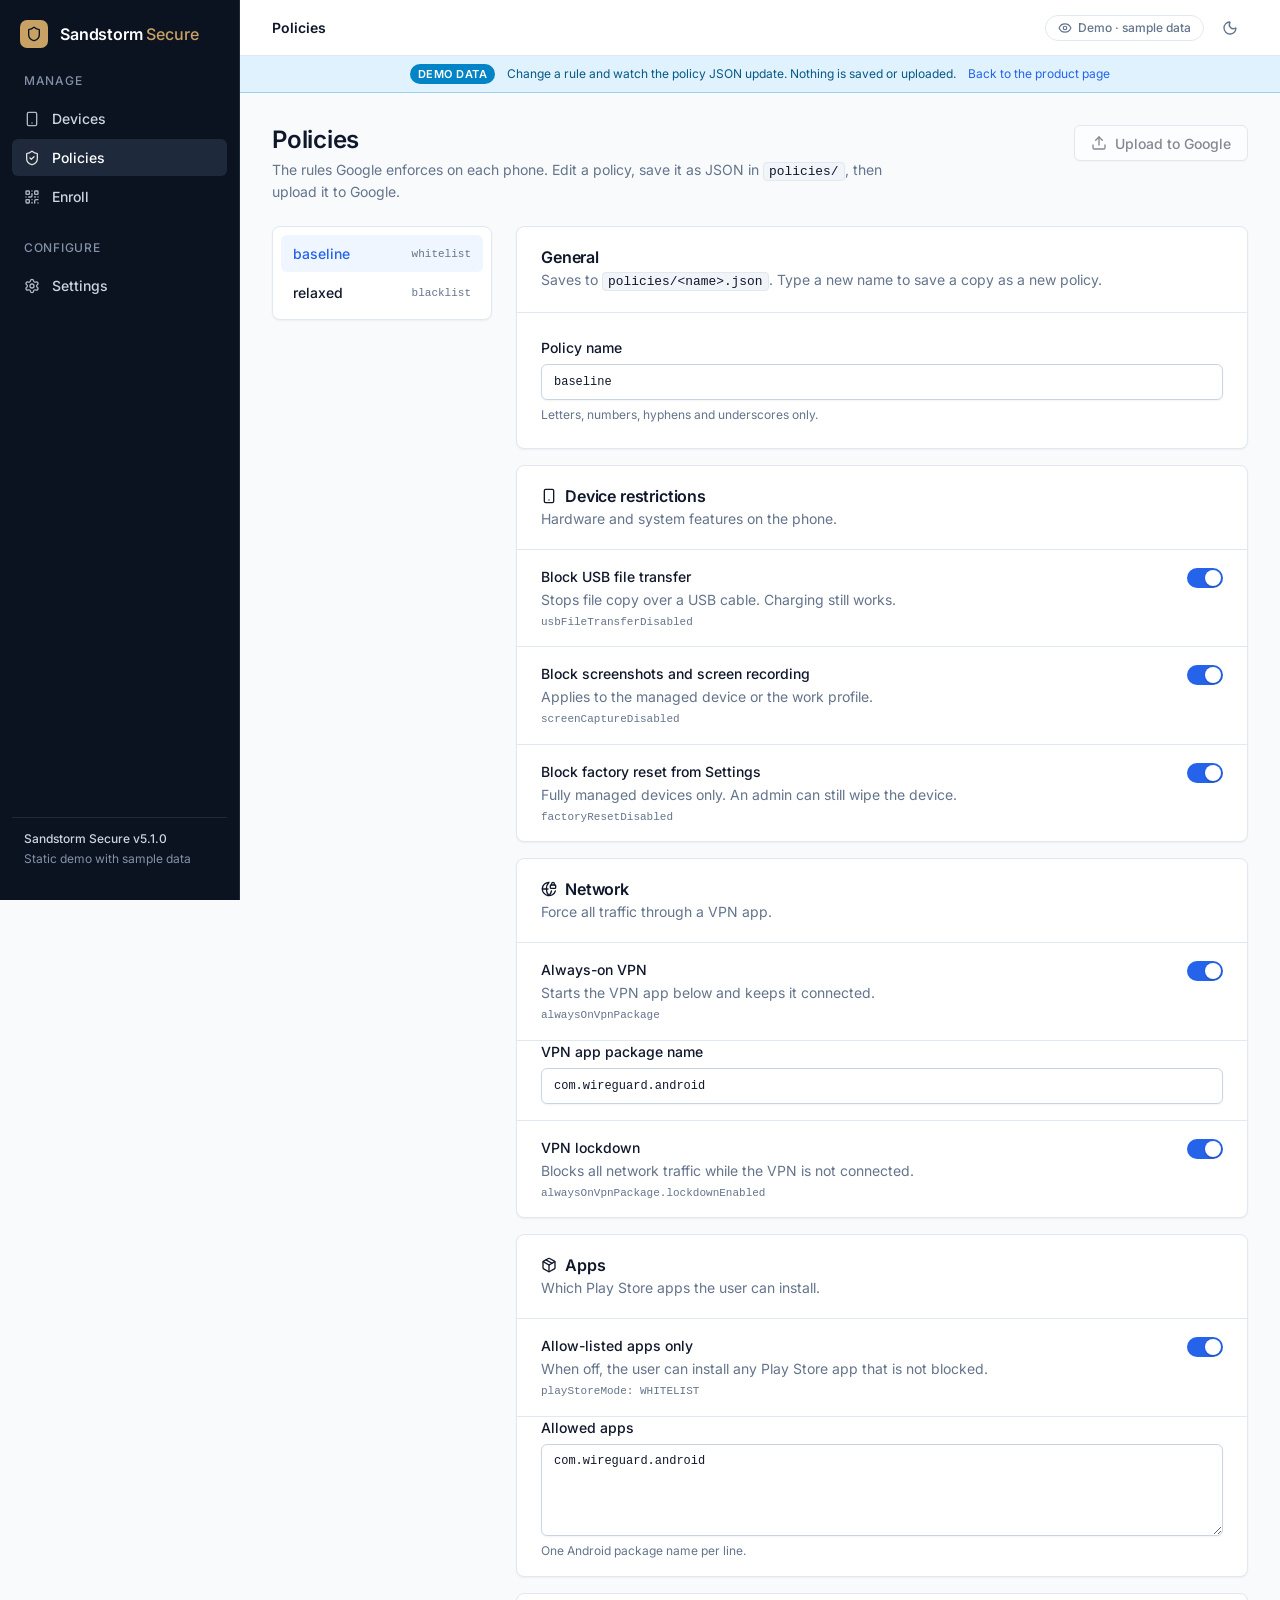
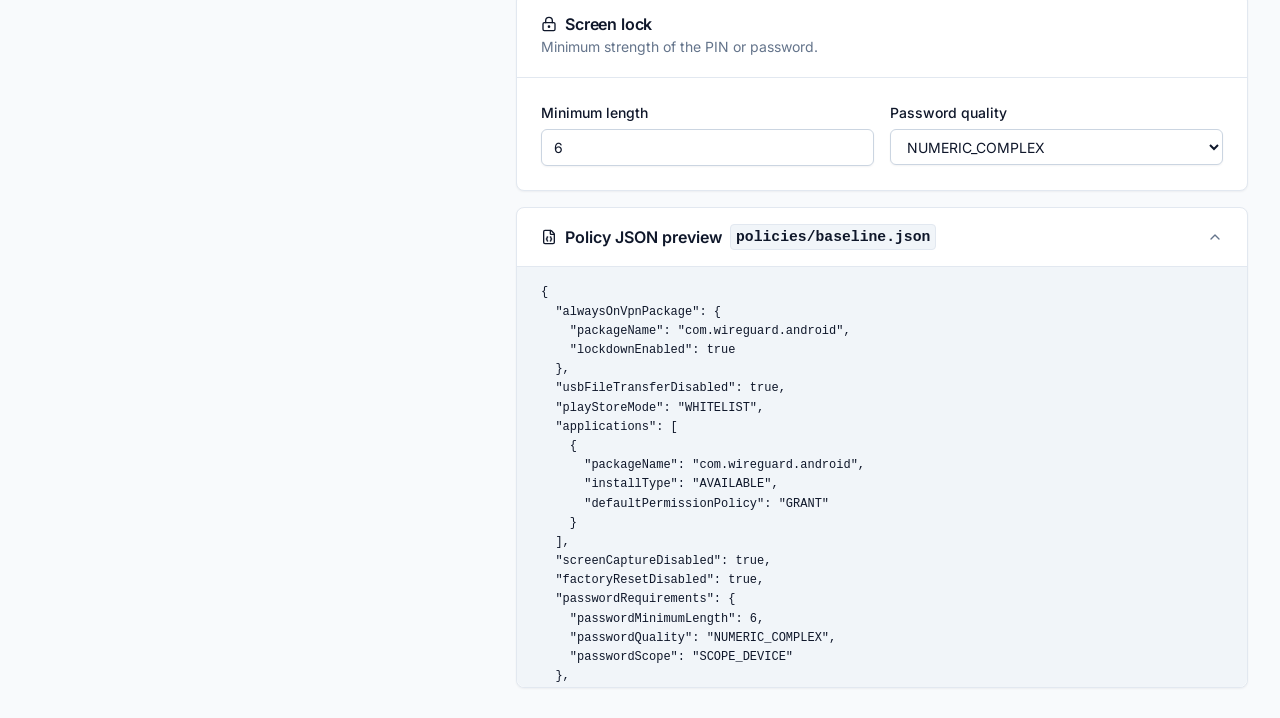
<file: demo/policies.html>
<!DOCTYPE html>
<html lang="en">
<head>
  <meta charset="utf-8">
  <meta name="viewport" content="width=device-width, initial-scale=1">
  <meta name="color-scheme" content="light dark">
  <title>Policies (Demo data) · Sandstorm Secure</title>
  <link rel="stylesheet" href="./style.css">
  <script src="./ui.js"></script>
</head>
<body>
  <a class="skip-link" href="#main">Skip to content</a>
  <div class="app">
    <aside class="sidebar" id="app-sidebar" aria-label="Main navigation">
      <a class="brand" href="./index.html">
        <span class="brand-mark"><span class="icon" data-icon="shield"></span></span>
        <span>Sandstorm <span class="brand-name-accent">Secure</span></span>
      </a>
      <nav class="sidebar-nav" aria-label="Primary">
        <p class="sidebar-label">Manage</p>
        <a href="./index.html" class="nav-link"><span class="icon" data-icon="smartphone"></span>Devices</a>
        <a href="./policies.html" class="nav-link active" aria-current="page"><span class="icon" data-icon="shield-check"></span>Policies</a>
        <a href="./enroll.html" class="nav-link"><span class="icon" data-icon="qr-code"></span>Enroll</a>
      </nav>
      <nav class="sidebar-nav" aria-label="Configuration">
        <p class="sidebar-label">Configure</p>
        <a href="./settings.html" class="nav-link"><span class="icon" data-icon="settings"></span>Settings</a>
      </nav>
      <div class="sidebar-footer">
        <strong data-demo-version>Sandstorm Secure</strong>
        <span>Static demo with sample data</span>
      </div>
    </aside>

    <div class="main">
      <header class="topbar">
        <button type="button" class="btn btn-ghost btn-icon nav-toggle" data-nav-toggle aria-controls="app-sidebar" aria-expanded="false" aria-label="Open menu"><span class="icon icon-lg" data-icon="menu"></span></button>
        <a class="brand" href="./index.html">
          <span class="brand-mark"><span class="icon" data-icon="shield"></span></span>
          <span>Sandstorm <span class="brand-name-accent">Secure</span></span>
        </a>
        <p class="topbar-title">Policies</p>
        <div class="topbar-actions">
          <span class="badge-local" title="This is a static demo with sample data"><span class="icon" data-icon="eye"></span><span class="badge-local-text">Demo · sample data</span></span>
          <button type="button" class="btn btn-ghost btn-icon theme-toggle" data-theme-toggle aria-label="Switch theme"><span class="icon icon-moon" data-icon="moon"></span><span class="icon icon-sun" data-icon="sun"></span></button>
        </div>
      </header>

      <!-- DM-02: clear "Demo data" ribbon on every demo page -->
      <div class="demo-ribbon" id="demo-data-banner" role="note" aria-label="Demo data notice">
        <strong>Demo data</strong>
        <span>Change a rule and watch the policy JSON update. Nothing is saved or uploaded.</span>
        <a href="../landing/index.html">Back to the product page</a>
      </div>

      <main class="content" id="main" tabindex="-1">
        <div class="page-header">
          <div>
            <h1 class="page-title">Policies</h1>
            <p class="page-description">The rules Google enforces on each phone. Edit a policy, save it as JSON in <code>policies/</code>, then upload it to Google.</p>
          </div>
          <div class="page-actions">
            <span class="tooltip tooltip-end" tabindex="0" aria-describedby="upload-header-tip">
              <button type="button" class="btn btn-secondary" id="upload-policy-header-btn" disabled aria-describedby="upload-header-tip"><span class="icon" data-icon="upload"></span>Upload to Google</button>
              <span class="tooltip-text" role="tooltip" id="upload-header-tip">Upload is off in the demo.</span>
            </span>
          </div>
        </div>

        <div class="policies-layout">
          <nav class="card subnav" aria-label="Policy files">
            <ul class="subnav-list" id="policy-list">
              <li><a href="?policy=baseline" class="subnav-link policy-item-link active" data-policy-id="baseline" aria-current="page"><span>baseline</span><span class="subnav-meta">whitelist</span></a></li>
              <li><a href="?policy=relaxed" class="subnav-link policy-item-link" data-policy-id="relaxed"><span>relaxed</span><span class="subnav-meta">blacklist</span></a></li>
            </ul>
          </nav>

          <form class="stack" id="policy-edit-form" data-dirty-bar="policy-save-bar">
            <section class="card">
              <div class="card-header">
                <div>
                  <h2 class="card-title">General</h2>
                  <p class="card-description">Saves to <code>policies/&lt;name&gt;.json</code>. Type a new name to save a copy as a new policy.</p>
                </div>
              </div>
              <div class="card-body stack">
                <div class="field">
                  <label class="field-label" for="policy_id">Policy name</label>
                  <input class="input input-mono" type="text" id="policy_id" name="policy_id" value="baseline" pattern="[A-Za-z0-9_\-]+" required>
                  <span class="field-hint">Letters, numbers, hyphens and underscores only.</span>
                </div>
              </div>
            </section>

            <section class="card">
              <div class="card-header">
                <div>
                  <h2 class="card-title"><span class="icon" data-icon="smartphone"></span>Device restrictions</h2>
                  <p class="card-description">Hardware and system features on the phone.</p>
                </div>
              </div>
              <label class="setting-row" for="usb_file_transfer_disabled">
                <span class="setting-text"><span class="setting-title">Block USB file transfer</span><span class="setting-desc">Stops file copy over a USB cable. Charging still works.</span><span class="setting-key">usbFileTransferDisabled</span></span>
                <input class="switch" type="checkbox" role="switch" id="usb_file_transfer_disabled" name="usb_file_transfer_disabled" value="true" checked>
              </label>
              <label class="setting-row" for="screen_capture_disabled">
                <span class="setting-text"><span class="setting-title">Block screenshots and screen recording</span><span class="setting-desc">Applies to the managed device or the work profile.</span><span class="setting-key">screenCaptureDisabled</span></span>
                <input class="switch" type="checkbox" role="switch" id="screen_capture_disabled" name="screen_capture_disabled" value="true" checked>
              </label>
              <label class="setting-row" for="factory_reset_disabled">
                <span class="setting-text"><span class="setting-title">Block factory reset from Settings</span><span class="setting-desc">Fully managed devices only. An admin can still wipe the device.</span><span class="setting-key">factoryResetDisabled</span></span>
                <input class="switch" type="checkbox" role="switch" id="factory_reset_disabled" name="factory_reset_disabled" value="true" checked>
              </label>
            </section>

            <section class="card">
              <div class="card-header">
                <div>
                  <h2 class="card-title"><span class="icon" data-icon="globe-lock"></span>Network</h2>
                  <p class="card-description">Force all traffic through a VPN app.</p>
                </div>
              </div>
              <label class="setting-row" for="vpn_enabled">
                <span class="setting-text"><span class="setting-title">Always-on VPN</span><span class="setting-desc">Starts the VPN app below and keeps it connected.</span><span class="setting-key">alwaysOnVpnPackage</span></span>
                <input class="switch" type="checkbox" role="switch" id="vpn_enabled" name="vpn_enabled" value="true" checked>
              </label>
              <div class="setting-sub">
                <div class="field">
                  <label class="field-label" for="vpn_package">VPN app package name</label>
                  <input class="input input-mono" type="text" id="vpn_package" name="vpn_package" value="com.wireguard.android">
                </div>
              </div>
              <label class="setting-row" for="vpn_lockdown">
                <span class="setting-text"><span class="setting-title">VPN lockdown</span><span class="setting-desc">Blocks all network traffic while the VPN is not connected.</span><span class="setting-key">alwaysOnVpnPackage.lockdownEnabled</span></span>
                <input class="switch" type="checkbox" role="switch" id="vpn_lockdown" name="vpn_lockdown" value="true" checked>
              </label>
            </section>

            <section class="card">
              <div class="card-header">
                <div>
                  <h2 class="card-title"><span class="icon" data-icon="package"></span>Apps</h2>
                  <p class="card-description">Which Play Store apps the user can install.</p>
                </div>
              </div>
              <label class="setting-row" for="play_store_whitelist_only">
                <span class="setting-text"><span class="setting-title">Allow-listed apps only</span><span class="setting-desc">When off, the user can install any Play Store app that is not blocked.</span><span class="setting-key">playStoreMode: WHITELIST</span></span>
                <input class="switch" type="checkbox" role="switch" id="play_store_whitelist_only" name="play_store_whitelist_only" value="true" checked>
              </label>
              <div class="setting-sub">
                <div class="field">
                  <label class="field-label" for="allowed_packages">Allowed apps</label>
                  <textarea class="textarea" id="allowed_packages" name="allowed_packages" rows="4" spellcheck="false">com.wireguard.android</textarea>
                  <span class="field-hint">One Android package name per line.</span>
                </div>
              </div>
            </section>

            <section class="card">
              <div class="card-header">
                <div>
                  <h2 class="card-title"><span class="icon" data-icon="lock-keyhole"></span>Screen lock</h2>
                  <p class="card-description">Minimum strength of the PIN or password.</p>
                </div>
              </div>
              <div class="card-body form-grid">
                <div class="field">
                  <label class="field-label" for="password_min_length">Minimum length</label>
                  <input class="input num" type="number" id="password_min_length" name="password_min_length" min="0" max="16" value="6">
                </div>
                <div class="field">
                  <label class="field-label" for="password_quality">Password quality</label>
                  <select class="select" id="password_quality" name="password_quality">
                    <option value="NUMERIC">NUMERIC</option>
                    <option value="NUMERIC_COMPLEX" selected>NUMERIC_COMPLEX</option>
                    <option value="ALPHABETIC">ALPHABETIC</option>
                    <option value="ALPHANUMERIC">ALPHANUMERIC</option>
                    <option value="COMPLEX">COMPLEX</option>
                  </select>
                </div>
              </div>
            </section>

            <div class="save-bar" id="policy-save-bar" role="region" aria-label="Unsaved changes" hidden>
              <p class="save-bar-text"><span class="icon" data-icon="circle-dashed"></span>You have unsaved changes</p>
              <button type="reset" class="btn btn-ghost" id="discard-policy-btn">Discard</button>
              <button type="submit" class="btn btn-secondary" id="save-policy-btn"><span class="icon" data-icon="save"></span>Save</button>
              <span class="tooltip tooltip-end" tabindex="0" aria-describedby="save-upload-tip">
                <button type="button" class="btn btn-primary" id="save-upload-policy-btn" disabled aria-describedby="save-upload-tip"><span class="icon" data-icon="upload"></span>Save and upload</button>
                <span class="tooltip-text" role="tooltip" id="save-upload-tip">Upload is off in the demo.</span>
              </span>
            </div>

            <details class="card disclosure" open>
              <summary>
                <span class="card-title"><span class="icon" data-icon="file-json"></span>Policy JSON preview <code id="disk-policy-code">policies/baseline.json</code></span>
                <span class="icon icon-chevron" data-icon="chevron-down"></span>
              </summary>
              <pre class="code-block" id="policy-json-preview"></pre>
            </details>
          </form>
        </div>
      </main>
    </div>
  </div>

  <div class="toast-region" id="toast-region" aria-live="polite"></div>
  <script src="./sample-data.js"></script>
  <script src="./demo.js"></script>
</body>
</html>
</file>
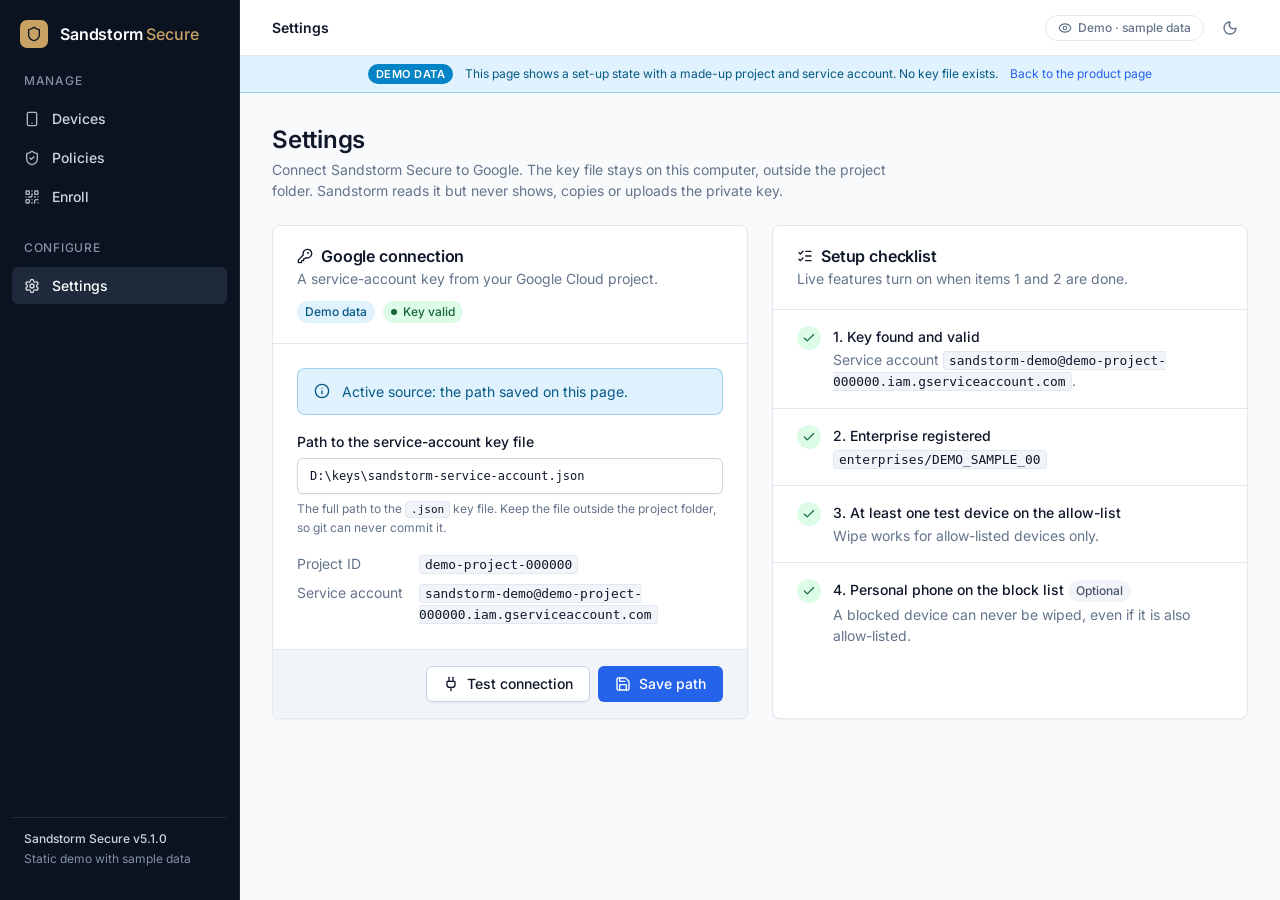
<file: demo/settings.html>
<!DOCTYPE html>
<html lang="en">
<head>
  <meta charset="utf-8">
  <meta name="viewport" content="width=device-width, initial-scale=1">
  <meta name="color-scheme" content="light dark">
  <title>Settings (Demo data) · Sandstorm Secure</title>
  <link rel="stylesheet" href="./style.css">
  <script src="./ui.js"></script>
</head>
<body>
  <a class="skip-link" href="#main">Skip to content</a>
  <div class="app">
    <aside class="sidebar" id="app-sidebar" aria-label="Main navigation">
      <a class="brand" href="./index.html">
        <span class="brand-mark"><span class="icon" data-icon="shield"></span></span>
        <span>Sandstorm <span class="brand-name-accent">Secure</span></span>
      </a>
      <nav class="sidebar-nav" aria-label="Primary">
        <p class="sidebar-label">Manage</p>
        <a href="./index.html" class="nav-link"><span class="icon" data-icon="smartphone"></span>Devices</a>
        <a href="./policies.html" class="nav-link"><span class="icon" data-icon="shield-check"></span>Policies</a>
        <a href="./enroll.html" class="nav-link"><span class="icon" data-icon="qr-code"></span>Enroll</a>
      </nav>
      <nav class="sidebar-nav" aria-label="Configuration">
        <p class="sidebar-label">Configure</p>
        <a href="./settings.html" class="nav-link active" aria-current="page"><span class="icon" data-icon="settings"></span>Settings</a>
      </nav>
      <div class="sidebar-footer">
        <strong data-demo-version>Sandstorm Secure</strong>
        <span>Static demo with sample data</span>
      </div>
    </aside>

    <div class="main">
      <header class="topbar">
        <button type="button" class="btn btn-ghost btn-icon nav-toggle" data-nav-toggle aria-controls="app-sidebar" aria-expanded="false" aria-label="Open menu"><span class="icon icon-lg" data-icon="menu"></span></button>
        <a class="brand" href="./index.html">
          <span class="brand-mark"><span class="icon" data-icon="shield"></span></span>
          <span>Sandstorm <span class="brand-name-accent">Secure</span></span>
        </a>
        <p class="topbar-title">Settings</p>
        <div class="topbar-actions">
          <span class="badge-local" title="This is a static demo with sample data"><span class="icon" data-icon="eye"></span><span class="badge-local-text">Demo · sample data</span></span>
          <button type="button" class="btn btn-ghost btn-icon theme-toggle" data-theme-toggle aria-label="Switch theme"><span class="icon icon-moon" data-icon="moon"></span><span class="icon icon-sun" data-icon="sun"></span></button>
        </div>
      </header>

      <!-- DM-02: clear "Demo data" ribbon on every demo page -->
      <div class="demo-ribbon" id="demo-data-banner" role="note" aria-label="Demo data notice">
        <strong>Demo data</strong>
        <span>This page shows a set-up state with a made-up project and service account. No key file exists.</span>
        <a href="../landing/index.html">Back to the product page</a>
      </div>

      <main class="content" id="main" tabindex="-1">
        <div class="page-header">
          <div>
            <h1 class="page-title">Settings</h1>
            <p class="page-description">Connect Sandstorm Secure to Google. The key file stays on this computer, outside the project folder. Sandstorm reads it but never shows, copies or uploads the private key.</p>
          </div>
        </div>

        <div class="grid-2">
          <section class="card" aria-labelledby="google-heading" id="google-connection-card">
            <div class="card-header">
              <div>
                <h2 class="card-title" id="google-heading"><span class="icon" data-icon="key-round"></span>Google connection</h2>
                <p class="card-description">A service-account key from your Google Cloud project.</p>
              </div>
              <span class="summary-row">
                <span class="pill pill-info pill-plain" id="settings-demo-pill">Demo data</span>
                <span class="pill pill-success" id="key-status-pill">Key valid</span>
              </span>
            </div>
            <div class="card-body stack">
              <div class="callout callout-info" id="key-source">
                <span class="icon" data-icon="info"></span>
                <p>Active source: the path saved on this page.</p>
              </div>
              <form class="field" id="key-form">
                <label class="field-label" for="sa_key_path">Path to the service-account key file</label>
                <input class="input input-mono" type="text" id="sa_key_path" name="sa_key_path" value="" autocomplete="off" spellcheck="false" aria-describedby="key-path-hint">
                <span class="field-hint" id="key-path-hint">The full path to the <code>.json</code> key file. Keep the file outside the project folder, so git can never commit it.</span>
              </form>
              <dl class="meta-list" id="key-details">
                <dt>Project ID</dt><dd><code id="key-project-id"></code></dd>
                <dt>Service account</dt><dd><code id="key-client-email"></code></dd>
              </dl>
            </div>
            <div class="card-footer">
              <button type="button" class="btn btn-secondary" id="test-connection-btn"><span class="icon" data-icon="plug"></span>Test connection</button>
              <button type="submit" class="btn btn-primary" form="key-form" id="save-key-btn"><span class="icon" data-icon="save"></span>Save path</button>
            </div>
          </section>

          <section class="card" aria-labelledby="checklist-heading">
            <div class="card-header">
              <div>
                <h2 class="card-title" id="checklist-heading"><span class="icon" data-icon="list-checks"></span>Setup checklist</h2>
                <p class="card-description">Live features turn on when items 1 and 2 are done.</p>
              </div>
            </div>
            <ul class="checklist" id="setup-checklist">
              <li class="checklist-item" id="check-key" data-state="ok">
                <span class="check-icon check-ok"><span class="icon" data-icon="check"></span></span>
                <div><p class="check-title">1. Key found and valid</p><p class="check-fix">Service account <code id="check-key-email"></code>.</p></div>
              </li>
              <li class="checklist-item" id="check-enterprise" data-state="ok">
                <span class="check-icon check-ok"><span class="icon" data-icon="check"></span></span>
                <div><p class="check-title">2. Enterprise registered</p><p class="check-fix"><code id="check-enterprise-name"></code></p></div>
              </li>
              <li class="checklist-item" id="check-test-device" data-state="ok">
                <span class="check-icon check-ok"><span class="icon" data-icon="check"></span></span>
                <div><p class="check-title">3. At least one test device on the allow-list</p><p class="check-fix">Wipe works for allow-listed devices only.</p></div>
              </li>
              <li class="checklist-item" id="check-blocked-device" data-state="ok">
                <span class="check-icon check-ok"><span class="icon" data-icon="check"></span></span>
                <div><p class="check-title">4. Personal phone on the block list <span class="pill pill-plain">Optional</span></p><p class="check-fix">A blocked device can never be wiped, even if it is also allow-listed.</p></div>
              </li>
            </ul>
          </section>
        </div>
      </main>
    </div>
  </div>

  <div class="toast-region" id="toast-region" aria-live="polite"></div>
  <script src="./sample-data.js"></script>
  <script src="./demo.js"></script>
</body>
</html>
</file>
<file: demo/style.css>
/* Sandstorm Secure design system (v5.1.0).
 * ONE stylesheet for the dashboard, the demo and the landing page. Keep the copies
 * in demo/ and landing/ identical (run scripts/sync_shared_assets.py).
 * This project does not use the owner's default teal palette (see AGENTS.md).
 * Font: Inter (SIL OFL 1.1, see vendor/LICENSE-inter-OFL.txt). No external CDNs.
 */

@font-face {
  font-family: "Inter";
  font-style: normal;
  font-weight: 100 900;
  font-display: swap;
  src: url("vendor/inter-latin-wght-normal.woff2") format("woff2");
}

/* ------------------------------------------------------------------ tokens */

:root {
  color-scheme: light;

  --bg: #f8fafc;
  --surface: #ffffff;
  --surface-subtle: #f1f5f9;
  --border: #e2e8f0;
  --border-strong: #cbd5e1;
  --text: #0f172a;
  --text-muted: #64748b;

  /* --primary is for links and focus rings; --primary-solid is the button fill. */
  --primary: #2563eb;
  --primary-solid: #2563eb;
  --primary-hover: #1d4ed8;
  --primary-soft: #eff6ff;
  --on-primary: #ffffff;

  --sidebar-bg: #0b1220;
  --sidebar-text: #cbd5e1;
  --sidebar-muted: #8391a7;
  --sidebar-active-bg: #1e293b;
  --sidebar-active-text: #ffffff;
  --sidebar-border: #1e293b;

  /* Brand mark only. Never use it for buttons or status. */
  --brand-sand: #c8a165;

  /* Status colours are for status only. */
  --success: #16a34a;
  --success-soft: #dcfce7;
  --success-text: #166534;
  --warning: #d97706;
  --warning-soft: #fef3c7;
  --warning-text: #92400e;
  --danger: #dc2626;
  --danger-soft: #fee2e2;
  --danger-text: #991b1b;
  --danger-hover: #b91c1c;
  --info: #0284c7;
  --info-soft: #e0f2fe;
  --info-text: #075985;
  --neutral-soft: #f1f5f9;
  --neutral-text: #475569;

  --font-sans: "Inter", "Segoe UI Variable", "Segoe UI", system-ui, sans-serif;
  --font-mono: "Cascadia Mono", Consolas, "SFMono-Regular", Menlo, monospace;

  --text-xs: 12px;
  --text-sm: 14px;
  --text-md: 16px;
  --text-lg: 20px;
  --text-xl: 24px;
  --text-2xl: 32px;

  --space-1: 4px;
  --space-2: 8px;
  --space-3: 12px;
  --space-4: 16px;
  --space-5: 20px;
  --space-6: 24px;
  --space-8: 32px;
  --space-10: 40px;
  --space-12: 48px;
  --space-16: 64px;

  --radius-card: 8px;
  --radius-control: 6px;
  --radius-pill: 999px;

  --shadow-sm: 0 1px 2px rgba(15, 23, 42, 0.05);
  --shadow-md: 0 4px 12px rgba(15, 23, 42, 0.08);
  --shadow-lg: 0 12px 32px rgba(15, 23, 42, 0.16);
  --focus-ring: 0 0 0 3px rgba(37, 99, 235, 0.35);

  --sidebar-width: 240px;
  --topbar-height: 56px;
}

/* Dark theme tokens. The same block appears twice: once for the system setting
 * and once for the manual toggle (data-theme="dark"). Keep both blocks equal. */
@media (prefers-color-scheme: dark) {
  :root:not([data-theme="light"]) {
    color-scheme: dark;
    --bg: #0b1220;
    --surface: #111a2e;
    --surface-subtle: #16213a;
    --border: #1f2a44;
    --border-strong: #2c3a5a;
    --text: #e2e8f0;
    --text-muted: #94a3b8;
    --primary: #3b82f6;
    --primary-solid: #2563eb;
    --primary-hover: #1d4ed8;
    --primary-soft: rgba(59, 130, 246, 0.14);
    --sidebar-bg: #080e1a;
    --sidebar-border: #1f2a44;
    --success-soft: rgba(22, 163, 74, 0.16);
    --success-text: #4ade80;
    --warning-soft: rgba(217, 119, 6, 0.16);
    --warning-text: #fbbf24;
    --danger-soft: rgba(220, 38, 38, 0.16);
    --danger-text: #f87171;
    --info-soft: rgba(2, 132, 199, 0.18);
    --info-text: #38bdf8;
    --neutral-soft: rgba(148, 163, 184, 0.14);
    --neutral-text: #cbd5e1;
    --shadow-sm: 0 1px 2px rgba(0, 0, 0, 0.3);
    --shadow-md: 0 4px 12px rgba(0, 0, 0, 0.35);
    --shadow-lg: 0 12px 32px rgba(0, 0, 0, 0.5);
    --focus-ring: 0 0 0 3px rgba(59, 130, 246, 0.45);
  }
}

:root[data-theme="dark"] {
  color-scheme: dark;
  --bg: #0b1220;
  --surface: #111a2e;
  --surface-subtle: #16213a;
  --border: #1f2a44;
  --border-strong: #2c3a5a;
  --text: #e2e8f0;
  --text-muted: #94a3b8;
  --primary: #3b82f6;
  --primary-solid: #2563eb;
  --primary-hover: #1d4ed8;
  --primary-soft: rgba(59, 130, 246, 0.14);
  --sidebar-bg: #080e1a;
  --sidebar-border: #1f2a44;
  --success-soft: rgba(22, 163, 74, 0.16);
  --success-text: #4ade80;
  --warning-soft: rgba(217, 119, 6, 0.16);
  --warning-text: #fbbf24;
  --danger-soft: rgba(220, 38, 38, 0.16);
  --danger-text: #f87171;
  --info-soft: rgba(2, 132, 199, 0.18);
  --info-text: #38bdf8;
  --neutral-soft: rgba(148, 163, 184, 0.14);
  --neutral-text: #cbd5e1;
  --shadow-sm: 0 1px 2px rgba(0, 0, 0, 0.3);
  --shadow-md: 0 4px 12px rgba(0, 0, 0, 0.35);
  --shadow-lg: 0 12px 32px rgba(0, 0, 0, 0.5);
  --focus-ring: 0 0 0 3px rgba(59, 130, 246, 0.45);
}

/* -------------------------------------------------------------------- base */

*,
*::before,
*::after {
  box-sizing: border-box;
}

html {
  -webkit-text-size-adjust: 100%;
}

body {
  margin: 0;
  min-height: 100vh;
  background: var(--bg);
  color: var(--text);
  font-family: var(--font-sans);
  font-size: var(--text-sm);
  line-height: 1.5;
  font-feature-settings: "cv11", "ss01";
  -webkit-font-smoothing: antialiased;
  overflow-x: hidden;
}

h1,
h2,
h3,
h4 {
  margin: 0;
  color: var(--text);
  font-weight: 600;
  letter-spacing: -0.01em;
  line-height: 1.25;
}

p {
  margin: 0;
}

a {
  color: var(--primary);
  text-decoration: none;
}

a:hover {
  text-decoration: underline;
}

:focus-visible {
  outline: none;
  box-shadow: var(--focus-ring);
  border-radius: var(--radius-control);
}

code,
.mono {
  font-family: var(--font-mono);
  font-size: 0.92em;
}

code {
  padding: 1px 5px;
  border-radius: 4px;
  background: var(--surface-subtle);
  border: 1px solid var(--border);
  color: var(--text);
  word-break: break-word;
}

.num {
  font-variant-numeric: tabular-nums;
}

.muted {
  color: var(--text-muted);
}

.visually-hidden {
  position: absolute !important;
  width: 1px;
  height: 1px;
  margin: -1px;
  padding: 0;
  overflow: hidden;
  clip: rect(0 0 0 0);
  white-space: nowrap;
  border: 0;
}

.skip-link {
  position: absolute;
  left: var(--space-4);
  top: -48px;
  z-index: 100;
  padding: var(--space-2) var(--space-3);
  background: var(--primary-solid);
  color: var(--on-primary);
  border-radius: var(--radius-control);
}

.skip-link:focus {
  top: var(--space-3);
}

[hidden] {
  display: none !important;
}

.icon {
  display: inline-flex;
  flex: none;
  width: 16px;
  height: 16px;
}

.icon svg {
  width: 100%;
  height: 100%;
}

.icon-lg {
  width: 20px;
  height: 20px;
}

.icon-xl {
  width: 28px;
  height: 28px;
}

/* --------------------------------------------------------------- app shell */

.app {
  display: grid;
  grid-template-columns: var(--sidebar-width) minmax(0, 1fr);
  min-height: 100vh;
}

.sidebar {
  position: sticky;
  top: 0;
  height: 100vh;
  display: flex;
  flex-direction: column;
  gap: var(--space-6);
  padding: var(--space-5) var(--space-3);
  background: var(--sidebar-bg);
  color: var(--sidebar-text);
  border-right: 1px solid var(--sidebar-border);
}

.brand {
  display: flex;
  align-items: center;
  gap: var(--space-3);
  padding: 0 var(--space-2);
  color: #ffffff;
  font-weight: 600;
  font-size: var(--text-md);
  letter-spacing: -0.01em;
  text-decoration: none;
}

.brand:hover {
  text-decoration: none;
}

.brand-mark {
  display: inline-grid;
  place-items: center;
  width: 28px;
  height: 28px;
  border-radius: 7px;
  background: var(--brand-sand);
  color: #0b1220;
}

.brand-mark .icon {
  width: 16px;
  height: 16px;
}

.brand-name-accent {
  color: var(--brand-sand);
  font-weight: 500;
}

.sidebar-nav {
  display: flex;
  flex-direction: column;
  gap: 2px;
}

.sidebar-label {
  padding: 0 var(--space-3) var(--space-2);
  color: var(--sidebar-muted);
  font-size: var(--text-xs);
  font-weight: 500;
  text-transform: uppercase;
  letter-spacing: 0.06em;
}

.nav-link {
  display: flex;
  align-items: center;
  gap: var(--space-3);
  padding: var(--space-2) var(--space-3);
  border-radius: var(--radius-control);
  color: var(--sidebar-text);
  font-weight: 500;
  text-decoration: none;
}

.nav-link:hover {
  background: rgba(255, 255, 255, 0.06);
  color: #ffffff;
  text-decoration: none;
}

.nav-link.active {
  background: var(--sidebar-active-bg);
  color: var(--sidebar-active-text);
}

.nav-link .icon {
  opacity: 0.85;
}

.nav-link .nav-badge {
  margin-left: auto;
  width: 8px;
  height: 8px;
  border-radius: 50%;
  background: var(--danger);
}

.sidebar-footer {
  margin-top: auto;
  padding: var(--space-3);
  border-top: 1px solid var(--sidebar-border);
  color: var(--sidebar-muted);
  font-size: var(--text-xs);
  display: flex;
  flex-direction: column;
  gap: 2px;
}

.sidebar-footer strong {
  color: var(--sidebar-text);
  font-weight: 500;
}

.main {
  display: flex;
  flex-direction: column;
  min-width: 0;
}

.topbar {
  position: sticky;
  top: 0;
  z-index: 20;
  display: flex;
  align-items: center;
  gap: var(--space-3);
  height: var(--topbar-height);
  padding: 0 var(--space-8);
  background: color-mix(in srgb, var(--surface) 92%, transparent);
  backdrop-filter: saturate(1.4) blur(8px);
  border-bottom: 1px solid var(--border);
}

.topbar-title {
  font-size: var(--text-sm);
  font-weight: 600;
}

.topbar-crumb {
  color: var(--text-muted);
  font-weight: 500;
}

.topbar-actions {
  margin-left: auto;
  display: flex;
  align-items: center;
  gap: var(--space-2);
}

.topbar .brand {
  display: none;
  color: var(--text);
  padding: 0;
}

.topbar .nav-toggle {
  display: none;
}

.content {
  width: 100%;
  max-width: 1200px;
  padding: var(--space-8);
  display: flex;
  flex-direction: column;
  gap: var(--space-6);
}

.theme-toggle .icon-sun {
  display: none;
}

:root[data-theme="dark"] .theme-toggle .icon-sun {
  display: inline-flex;
}

:root[data-theme="dark"] .theme-toggle .icon-moon {
  display: none;
}

@media (prefers-color-scheme: dark) {
  :root:not([data-theme="light"]) .theme-toggle .icon-sun {
    display: inline-flex;
  }

  :root:not([data-theme="light"]) .theme-toggle .icon-moon {
    display: none;
  }
}

/* ----------------------------------------------------------- page header */

.page-header {
  display: flex;
  flex-wrap: wrap;
  align-items: flex-start;
  justify-content: space-between;
  gap: var(--space-4);
}

.page-title {
  font-size: var(--text-xl);
  font-weight: 600;
}

.page-description {
  margin-top: var(--space-1);
  color: var(--text-muted);
  max-width: 70ch;
}

.page-actions {
  display: flex;
  flex-wrap: wrap;
  gap: var(--space-2);
}

/* ------------------------------------------------------------------ buttons */

.btn {
  display: inline-flex;
  align-items: center;
  justify-content: center;
  gap: var(--space-2);
  height: 36px;
  padding: 0 var(--space-4);
  border: 1px solid transparent;
  border-radius: var(--radius-control);
  background: none;
  color: var(--text);
  font: inherit;
  font-weight: 500;
  white-space: nowrap;
  cursor: pointer;
  text-decoration: none;
  transition: background-color 120ms ease, border-color 120ms ease, color 120ms ease;
}

.btn:hover {
  text-decoration: none;
}

.btn:disabled,
.btn[aria-disabled="true"] {
  cursor: not-allowed;
  opacity: 0.5;
}

.btn-primary {
  background: var(--primary-solid);
  color: var(--on-primary);
}

.btn-primary:not(:disabled):hover {
  background: var(--primary-hover);
}

.btn-secondary {
  background: var(--surface);
  border-color: var(--border-strong);
  color: var(--text);
  box-shadow: var(--shadow-sm);
}

.btn-secondary:not(:disabled):hover {
  background: var(--surface-subtle);
}

.btn-ghost {
  color: var(--text-muted);
}

.btn-ghost:not(:disabled):hover {
  background: var(--surface-subtle);
  color: var(--text);
}

.btn-danger {
  background: var(--danger);
  color: #ffffff;
}

.btn-danger:not(:disabled):hover {
  background: var(--danger-hover);
}

.btn-danger-outline {
  background: var(--surface);
  border-color: var(--danger);
  color: var(--danger-text);
}

.btn-danger-outline:not(:disabled):hover {
  background: var(--danger-soft);
}

.btn-sm {
  height: 30px;
  padding: 0 var(--space-3);
  font-size: var(--text-xs);
}

.btn-lg {
  height: 44px;
  padding: 0 var(--space-6);
  font-size: var(--text-md);
}

.btn-icon {
  width: 36px;
  padding: 0;
}

.btn-icon.btn-sm {
  width: 30px;
}

/* Disabled buttons do not get hover events, so the wrapper owns the tooltip. */
.tooltip {
  position: relative;
  display: inline-flex;
  border-radius: var(--radius-control);
}

.tooltip-text {
  position: absolute;
  bottom: calc(100% + 8px);
  left: 50%;
  z-index: 30;
  width: max-content;
  max-width: 240px;
  padding: var(--space-2) var(--space-3);
  border-radius: var(--radius-control);
  background: #0f172a;
  color: #f8fafc;
  font-size: var(--text-xs);
  font-weight: 500;
  line-height: 1.4;
  text-align: center;
  box-shadow: var(--shadow-md);
  transform: translateX(-50%);
  opacity: 0;
  visibility: hidden;
  pointer-events: none;
  transition: opacity 120ms ease;
}

.tooltip:hover .tooltip-text,
.tooltip:focus-within .tooltip-text,
.tooltip:focus .tooltip-text {
  opacity: 1;
  visibility: visible;
}

.tooltip-end .tooltip-text {
  left: auto;
  right: 0;
  transform: none;
}

/* -------------------------------------------------------------------- cards */

.card {
  background: var(--surface);
  border: 1px solid var(--border);
  border-radius: var(--radius-card);
  box-shadow: var(--shadow-sm);
}

.card-header {
  display: flex;
  flex-wrap: wrap;
  align-items: flex-start;
  justify-content: space-between;
  gap: var(--space-3);
  padding: var(--space-5) var(--space-6);
  border-bottom: 1px solid var(--border);
}

.card-title {
  font-size: var(--text-md);
  font-weight: 600;
  display: flex;
  align-items: center;
  gap: var(--space-2);
}

.card-description {
  margin-top: 2px;
  color: var(--text-muted);
}

.card-body {
  padding: var(--space-6);
}

.card-footer {
  display: flex;
  flex-wrap: wrap;
  align-items: center;
  justify-content: flex-end;
  gap: var(--space-2);
  padding: var(--space-4) var(--space-6);
  border-top: 1px solid var(--border);
  background: var(--surface-subtle);
  border-radius: 0 0 var(--radius-card) var(--radius-card);
}

.card-footer .muted {
  margin-right: auto;
}

.stack {
  display: flex;
  flex-direction: column;
  gap: var(--space-4);
}

.grid-2 {
  display: grid;
  grid-template-columns: repeat(2, minmax(0, 1fr));
  gap: var(--space-6);
}

/* ------------------------------------------------------------ summary cards */

.stat-grid {
  display: grid;
  grid-template-columns: repeat(4, minmax(0, 1fr));
  gap: var(--space-4);
}

.stat-card {
  padding: var(--space-5);
  display: flex;
  flex-direction: column;
  gap: var(--space-2);
}

.stat-label {
  display: flex;
  align-items: center;
  gap: var(--space-2);
  color: var(--text-muted);
  font-size: var(--text-xs);
  font-weight: 500;
  text-transform: uppercase;
  letter-spacing: 0.05em;
}

.stat-value {
  font-size: var(--text-2xl);
  font-weight: 600;
  letter-spacing: -0.02em;
  font-variant-numeric: tabular-nums;
  line-height: 1.1;
}

.stat-value.stat-value-sm {
  font-size: var(--text-lg);
  padding: 6px 0 2px;
}

.stat-hint {
  color: var(--text-muted);
  font-size: var(--text-xs);
}

.stat-dot {
  width: 8px;
  height: 8px;
  border-radius: 50%;
  background: var(--border-strong);
}

.stat-dot-success {
  background: var(--success);
}

.stat-dot-danger {
  background: var(--danger);
}

/* -------------------------------------------------------------------- pills */

.pill {
  display: inline-flex;
  align-items: center;
  gap: 6px;
  height: 22px;
  padding: 0 var(--space-2);
  border-radius: var(--radius-pill);
  background: var(--neutral-soft);
  color: var(--neutral-text);
  font-size: var(--text-xs);
  font-weight: 500;
  white-space: nowrap;
}

.pill::before {
  content: "";
  width: 6px;
  height: 6px;
  border-radius: 50%;
  background: currentColor;
}

.pill-plain::before {
  display: none;
}

.pill-success {
  background: var(--success-soft);
  color: var(--success-text);
}

.pill-warning {
  background: var(--warning-soft);
  color: var(--warning-text);
}

.pill-danger {
  background: var(--danger-soft);
  color: var(--danger-text);
}

.pill-info {
  background: var(--info-soft);
  color: var(--info-text);
}

.tag {
  display: inline-flex;
  align-items: center;
  height: 22px;
  padding: 0 var(--space-2);
  border: 1px solid var(--border);
  border-radius: 4px;
  background: var(--surface-subtle);
  color: var(--text);
  font-family: var(--font-mono);
  font-size: var(--text-xs);
}

.badge-local {
  display: inline-flex;
  align-items: center;
  gap: 6px;
  height: 26px;
  padding: 0 var(--space-3);
  border: 1px solid var(--border);
  border-radius: var(--radius-pill);
  color: var(--text-muted);
  font-size: var(--text-xs);
  font-weight: 500;
  font-variant-numeric: tabular-nums;
}

.badge-local .icon {
  width: 14px;
  height: 14px;
}

/* ------------------------------------------------------------------ banners */

.setup-banner {
  display: flex;
  flex-wrap: wrap;
  align-items: center;
  gap: var(--space-3);
  padding: var(--space-3) var(--space-8);
  border-bottom: 1px solid;
  font-weight: 500;
}

.setup-banner p {
  flex: 1 1 280px;
}

.setup-banner p span {
  font-weight: 400;
}

.setup-banner-danger {
  background: var(--danger-soft);
  border-color: color-mix(in srgb, var(--danger) 35%, transparent);
  color: var(--danger-text);
}

.setup-banner-warning {
  background: var(--warning-soft);
  border-color: color-mix(in srgb, var(--warning) 35%, transparent);
  color: var(--warning-text);
}

.callout {
  display: flex;
  gap: var(--space-3);
  padding: var(--space-3) var(--space-4);
  border: 1px solid var(--border);
  border-radius: var(--radius-card);
  background: var(--surface-subtle);
}

.callout .icon {
  margin-top: 2px;
}

.callout-info {
  border-color: color-mix(in srgb, var(--info) 30%, transparent);
  background: var(--info-soft);
  color: var(--info-text);
}

.callout-danger {
  border-color: color-mix(in srgb, var(--danger) 30%, transparent);
  background: var(--danger-soft);
  color: var(--danger-text);
}

.callout-success {
  border-color: color-mix(in srgb, var(--success) 30%, transparent);
  background: var(--success-soft);
  color: var(--success-text);
}

.callout-warning {
  border-color: color-mix(in srgb, var(--warning) 30%, transparent);
  background: var(--warning-soft);
  color: var(--warning-text);
}

.demo-ribbon {
  display: flex;
  flex-wrap: wrap;
  align-items: center;
  justify-content: center;
  gap: var(--space-2) var(--space-3);
  padding: var(--space-2) var(--space-4);
  background: var(--info-soft);
  border-bottom: 1px solid color-mix(in srgb, var(--info) 30%, transparent);
  color: var(--info-text);
  font-size: var(--text-xs);
  text-align: center;
}

.demo-ribbon strong {
  display: inline-flex;
  align-items: center;
  height: 20px;
  padding: 0 var(--space-2);
  border-radius: var(--radius-pill);
  background: var(--info);
  color: #ffffff;
  font-size: 11px;
  font-weight: 600;
  text-transform: uppercase;
  letter-spacing: 0.05em;
}

/* ------------------------------------------------------------------- tables */

.table-card {
  overflow: visible;
}

.table {
  width: 100%;
  border-collapse: separate;
  border-spacing: 0;
}

.table th {
  position: sticky;
  top: var(--topbar-height);
  z-index: 5;
  padding: var(--space-3) var(--space-4);
  background: var(--surface-subtle);
  border-bottom: 1px solid var(--border);
  color: var(--text-muted);
  font-size: var(--text-xs);
  font-weight: 500;
  text-align: left;
  text-transform: uppercase;
  letter-spacing: 0.05em;
  white-space: nowrap;
}

.table th:first-child {
  border-top-left-radius: var(--radius-card);
}

.table th:last-child {
  border-top-right-radius: var(--radius-card);
}

.table td {
  padding: var(--space-3) var(--space-4);
  border-bottom: 1px solid var(--border);
  vertical-align: middle;
}

.table tbody tr:last-child td {
  border-bottom: none;
}

.table tbody tr:hover td {
  background: color-mix(in srgb, var(--primary) 4%, var(--surface));
}

.table .col-actions {
  width: 1%;
  text-align: right;
}

.device-cell {
  display: flex;
  align-items: center;
  gap: var(--space-3);
  min-width: 0;
}

.device-avatar {
  display: inline-grid;
  place-items: center;
  flex: none;
  width: 32px;
  height: 32px;
  border-radius: var(--radius-control);
  background: var(--surface-subtle);
  border: 1px solid var(--border);
  color: var(--text-muted);
}

.device-name {
  font-weight: 500;
}

.device-id {
  display: block;
  color: var(--text-muted);
  font-family: var(--font-mono);
  font-size: var(--text-xs);
  word-break: break-all;
}

.cell-detail {
  display: block;
  margin-top: 2px;
  color: var(--text-muted);
  font-family: var(--font-mono);
  font-size: 11px;
}

/* ------------------------------------------------------------ row menus */

.menu {
  position: relative;
  display: inline-block;
}

.menu > summary {
  list-style: none;
}

.menu > summary::-webkit-details-marker {
  display: none;
}

.menu-panel {
  position: absolute;
  right: 0;
  top: calc(100% + 6px);
  z-index: 25;
  width: 300px;
  padding: var(--space-2);
  background: var(--surface);
  border: 1px solid var(--border);
  border-radius: var(--radius-card);
  box-shadow: var(--shadow-lg);
  text-align: left;
}

.menu-section {
  padding: var(--space-3);
  display: flex;
  flex-direction: column;
  gap: var(--space-2);
}

.menu-section + .menu-section {
  border-top: 1px solid var(--border);
}

.menu-heading {
  color: var(--text-muted);
  font-size: var(--text-xs);
  font-weight: 500;
  text-transform: uppercase;
  letter-spacing: 0.05em;
}

.inline-form {
  display: flex;
  gap: var(--space-2);
}

.inline-form select {
  flex: 1;
  min-width: 0;
}

/* -------------------------------------------------------------- danger zone */

.danger-zone {
  border: 1px solid color-mix(in srgb, var(--danger) 55%, transparent);
  border-radius: var(--radius-card);
  background: color-mix(in srgb, var(--danger-soft) 45%, var(--surface));
}

.danger-zone .menu-heading,
.danger-zone .card-title {
  color: var(--danger-text);
}

.danger-zone .card-header {
  border-bottom-color: color-mix(in srgb, var(--danger) 30%, transparent);
}

.menu-section.danger-zone {
  margin-top: var(--space-2);
}

.menu-section.danger-zone + .menu-section,
.menu-section + .menu-section.danger-zone {
  border-top: 1px solid color-mix(in srgb, var(--danger) 55%, transparent);
}

.danger-note {
  color: var(--text-muted);
  font-size: var(--text-xs);
}

/* -------------------------------------------------------------------- forms */

.field {
  display: flex;
  flex-direction: column;
  gap: 6px;
}

.field-label {
  font-weight: 500;
  color: var(--text);
}

.fieldset {
  min-width: 0;
  margin: 0;
  padding: 0;
  border: 0;
}

.fieldset > legend {
  margin-bottom: 6px;
  padding: 0;
}

.field-hint {
  color: var(--text-muted);
  font-size: var(--text-xs);
}

.field-error {
  display: flex;
  align-items: flex-start;
  gap: 6px;
  color: var(--danger-text);
  font-size: var(--text-xs);
  font-weight: 500;
}

.field-error .icon {
  width: 14px;
  height: 14px;
  margin-top: 1px;
}

.input,
.select,
.textarea {
  width: 100%;
  min-height: 36px;
  padding: 7px var(--space-3);
  border: 1px solid var(--border-strong);
  border-radius: var(--radius-control);
  background: var(--surface);
  color: var(--text);
  font: inherit;
  box-shadow: var(--shadow-sm);
}

.textarea {
  font-family: var(--font-mono);
  font-size: var(--text-xs);
  line-height: 1.6;
  resize: vertical;
}

.input:focus,
.select:focus,
.textarea:focus {
  outline: none;
  border-color: var(--primary);
  box-shadow: var(--focus-ring);
}

.input[aria-invalid="true"] {
  border-color: var(--danger);
}

.input-mono {
  font-family: var(--font-mono);
  font-size: var(--text-xs);
}

.input-row {
  display: flex;
  gap: var(--space-2);
}

.input-row .input {
  flex: 1;
  min-width: 0;
}

.form-grid {
  display: grid;
  grid-template-columns: repeat(2, minmax(0, 1fr));
  gap: var(--space-4);
}

/* Toggle switch: a real checkbox with role="switch". */
.setting-row {
  display: flex;
  align-items: flex-start;
  justify-content: space-between;
  gap: var(--space-6);
  padding: var(--space-4) var(--space-6);
}

.setting-row + .setting-row,
.setting-row + .setting-sub,
.setting-sub + .setting-row {
  border-top: 1px solid var(--border);
}

.setting-sub {
  padding: 0 var(--space-6) var(--space-4) var(--space-6);
}

.setting-text {
  display: flex;
  flex-direction: column;
  gap: 2px;
  min-width: 0;
}

.setting-title {
  font-weight: 500;
}

.setting-desc {
  color: var(--text-muted);
}

.setting-key {
  margin-top: 2px;
  color: var(--text-muted);
  font-family: var(--font-mono);
  font-size: 11px;
}

.switch {
  appearance: none;
  -webkit-appearance: none;
  position: relative;
  flex: none;
  width: 36px;
  height: 20px;
  margin: 2px 0 0;
  border-radius: var(--radius-pill);
  background: var(--border-strong);
  cursor: pointer;
  transition: background-color 150ms ease;
}

.switch::after {
  content: "";
  position: absolute;
  top: 2px;
  left: 2px;
  width: 16px;
  height: 16px;
  border-radius: 50%;
  background: #ffffff;
  box-shadow: 0 1px 2px rgba(15, 23, 42, 0.3);
  transition: transform 150ms ease;
}

.switch:checked {
  background: var(--primary-solid);
}

.switch:checked::after {
  transform: translateX(16px);
}

.switch:focus-visible {
  box-shadow: var(--focus-ring);
  border-radius: var(--radius-pill);
}

/* Option cards (radio) for the enroll mode. */
.option-grid {
  display: grid;
  grid-template-columns: repeat(2, minmax(0, 1fr));
  gap: var(--space-3);
}

.option-card {
  position: relative;
  display: flex;
  gap: var(--space-3);
  padding: var(--space-4);
  border: 1px solid var(--border-strong);
  border-radius: var(--radius-card);
  background: var(--surface);
  cursor: pointer;
}

.option-card:hover {
  border-color: var(--primary);
}

.option-card input {
  position: absolute;
  top: var(--space-4);
  left: var(--space-4);
  width: 1px;
  height: 1px;
  margin: 0;
  opacity: 0;
}

.option-card:has(input:checked) {
  border-color: var(--primary);
  background: var(--primary-soft);
  box-shadow: 0 0 0 1px var(--primary);
}

.option-card:has(input:focus-visible) {
  box-shadow: var(--focus-ring);
}

.option-icon {
  display: inline-grid;
  place-items: center;
  flex: none;
  width: 36px;
  height: 36px;
  border-radius: var(--radius-control);
  background: var(--surface-subtle);
  border: 1px solid var(--border);
  color: var(--primary);
}

.option-title {
  display: block;
  font-weight: 600;
}

.option-desc {
  display: block;
  margin-top: 2px;
  color: var(--text-muted);
  font-size: var(--text-xs);
}

/* ---------------------------------------------------------------- save bar */

.save-bar {
  position: sticky;
  bottom: var(--space-4);
  z-index: 15;
  display: flex;
  flex-wrap: wrap;
  align-items: center;
  gap: var(--space-3);
  padding: var(--space-3) var(--space-4);
  border: 1px solid var(--border-strong);
  border-radius: var(--radius-card);
  background: var(--surface);
  box-shadow: var(--shadow-lg);
}

.save-bar-text {
  display: flex;
  align-items: center;
  gap: var(--space-2);
  margin-right: auto;
  font-weight: 500;
}

.save-bar-text .icon {
  color: var(--warning);
}

/* ----------------------------------------------------------- policies page */

.policies-layout {
  display: grid;
  grid-template-columns: 220px minmax(0, 1fr);
  gap: var(--space-6);
  align-items: start;
}

.subnav {
  position: sticky;
  top: calc(var(--topbar-height) + var(--space-6));
  padding: var(--space-2);
}

.subnav-list {
  margin: 0;
  padding: 0;
  list-style: none;
  display: flex;
  flex-direction: column;
  gap: 2px;
}

.subnav-link {
  display: flex;
  align-items: center;
  justify-content: space-between;
  gap: var(--space-2);
  padding: var(--space-2) var(--space-3);
  border-radius: var(--radius-control);
  color: var(--text);
  font-weight: 500;
  text-decoration: none;
}

.subnav-link:hover {
  background: var(--surface-subtle);
  text-decoration: none;
}

.subnav-link.active {
  background: var(--primary-soft);
  color: var(--primary);
}

.subnav-meta {
  color: var(--text-muted);
  font-family: var(--font-mono);
  font-size: 11px;
  font-weight: 400;
}

.summary-row {
  display: flex;
  flex-wrap: wrap;
  gap: var(--space-2);
}

.code-block {
  margin: 0;
  max-height: 420px;
  overflow: auto;
  padding: var(--space-4) var(--space-6);
  background: var(--surface-subtle);
  color: var(--text);
  font-family: var(--font-mono);
  font-size: var(--text-xs);
  line-height: 1.6;
  white-space: pre;
  border-radius: 0 0 var(--radius-card) var(--radius-card);
}

.disclosure > summary {
  display: flex;
  align-items: center;
  justify-content: space-between;
  gap: var(--space-3);
  padding: var(--space-4) var(--space-6);
  cursor: pointer;
  list-style: none;
  font-weight: 600;
}

.disclosure > summary::-webkit-details-marker {
  display: none;
}

.disclosure > summary .icon-chevron {
  color: var(--text-muted);
  transition: transform 150ms ease;
}

.disclosure[open] > summary {
  border-bottom: 1px solid var(--border);
}

.disclosure[open] > summary .icon-chevron {
  transform: rotate(180deg);
}

/* ------------------------------------------------------------- enroll page */

.stepper {
  display: grid;
  grid-template-columns: repeat(3, minmax(0, 1fr));
  margin: 0;
  padding: 0;
  list-style: none;
}

.step {
  display: flex;
  align-items: center;
  gap: var(--space-3);
  padding: var(--space-4) var(--space-5);
  color: var(--text-muted);
  font-weight: 500;
}

.step + .step {
  border-left: 1px solid var(--border);
}

.step-index {
  display: inline-grid;
  place-items: center;
  flex: none;
  width: 26px;
  height: 26px;
  border: 1px solid var(--border-strong);
  border-radius: 50%;
  font-size: var(--text-xs);
  font-variant-numeric: tabular-nums;
}

.step-index .icon {
  width: 14px;
  height: 14px;
}

.step.is-current {
  color: var(--text);
}

.step.is-current .step-index {
  border-color: var(--primary-solid);
  background: var(--primary-solid);
  color: var(--on-primary);
}

.step.is-done .step-index {
  border-color: var(--success);
  background: var(--success-soft);
  color: var(--success-text);
}

.step-sub {
  display: block;
  color: var(--text-muted);
  font-size: var(--text-xs);
  font-weight: 400;
}

.enroll-layout {
  display: grid;
  grid-template-columns: minmax(0, 1.2fr) minmax(0, 1fr);
  gap: var(--space-6);
  align-items: start;
}

.qr-frame {
  display: grid;
  place-items: center;
  padding: var(--space-6);
  border-bottom: 1px solid var(--border);
}

.qr-image {
  display: block;
  width: 220px;
  max-width: 100%;
  height: auto;
  padding: var(--space-3);
  border: 1px solid var(--border);
  border-radius: var(--radius-card);
  background: #ffffff;
}

.meta-list {
  margin: 0;
  display: grid;
  grid-template-columns: auto minmax(0, 1fr);
  gap: var(--space-2) var(--space-4);
}

.meta-list dt {
  color: var(--text-muted);
}

.meta-list dd {
  margin: 0;
  font-variant-numeric: tabular-nums;
  word-break: break-word;
}

.steps-list {
  margin: 0;
  padding-left: var(--space-5);
  display: flex;
  flex-direction: column;
  gap: var(--space-2);
  color: var(--text-muted);
}

.steps-list strong {
  color: var(--text);
  font-weight: 500;
}

/* ------------------------------------------------------------ settings page */

.checklist {
  margin: 0;
  padding: 0;
  list-style: none;
}

.checklist-item {
  display: flex;
  gap: var(--space-3);
  padding: var(--space-4) var(--space-6);
}

.checklist-item + .checklist-item {
  border-top: 1px solid var(--border);
}

.check-icon {
  display: inline-grid;
  place-items: center;
  flex: none;
  width: 24px;
  height: 24px;
  border-radius: 50%;
}

.check-icon .icon {
  width: 14px;
  height: 14px;
}

.check-ok {
  background: var(--success-soft);
  color: var(--success-text);
}

.check-fail {
  background: var(--danger-soft);
  color: var(--danger-text);
}

.check-optional {
  background: var(--neutral-soft);
  color: var(--neutral-text);
}

.check-title {
  font-weight: 500;
}

.check-fix {
  margin-top: 2px;
  color: var(--text-muted);
}

.source-list {
  display: flex;
  flex-direction: column;
  gap: var(--space-2);
}

/* -------------------------------------------------------------- empty state */

.empty-state {
  display: flex;
  flex-direction: column;
  align-items: center;
  gap: var(--space-3);
  padding: var(--space-12) var(--space-6);
  text-align: center;
}

.empty-icon {
  display: inline-grid;
  place-items: center;
  width: 48px;
  height: 48px;
  border-radius: 12px;
  background: var(--surface-subtle);
  border: 1px solid var(--border);
  color: var(--text-muted);
}

.empty-icon .icon {
  width: 22px;
  height: 22px;
}

.empty-title {
  font-size: var(--text-md);
  font-weight: 600;
}

.empty-text {
  max-width: 46ch;
  color: var(--text-muted);
}

/* ------------------------------------------------------------------- toasts */

.toast-region {
  position: fixed;
  right: var(--space-6);
  bottom: var(--space-6);
  z-index: 60;
  display: flex;
  flex-direction: column;
  gap: var(--space-2);
  width: min(400px, calc(100vw - 32px));
}

.toast {
  display: flex;
  align-items: flex-start;
  gap: var(--space-3);
  padding: var(--space-3) var(--space-3) var(--space-3) var(--space-4);
  border: 1px solid var(--border);
  border-radius: var(--radius-card);
  background: var(--surface);
  box-shadow: var(--shadow-lg);
  animation: toast-in 180ms ease-out;
}

.toast-icon {
  margin-top: 2px;
}

.toast-success .toast-icon {
  color: var(--success);
}

.toast-error {
  border-color: color-mix(in srgb, var(--danger) 45%, transparent);
}

.toast-error .toast-icon {
  color: var(--danger);
}

.toast-message {
  flex: 1;
  padding-top: 1px;
  word-break: break-word;
}

.toast.is-leaving {
  opacity: 0;
  transform: translateY(4px);
  transition: opacity 180ms ease, transform 180ms ease;
}

@keyframes toast-in {
  from {
    opacity: 0;
    transform: translateY(8px);
  }
  to {
    opacity: 1;
    transform: none;
  }
}

/* ------------------------------------------------------------------- modals */

.modal-backdrop {
  position: fixed;
  inset: 0;
  z-index: 70;
  display: grid;
  place-items: center;
  padding: var(--space-4);
  background: rgba(2, 6, 23, 0.6);
}

.modal {
  width: min(520px, 100%);
  max-height: calc(100vh - 32px);
  overflow: auto;
  background: var(--surface);
  border: 1px solid var(--border);
  border-radius: 10px;
  box-shadow: var(--shadow-lg);
}

.modal-header {
  display: flex;
  gap: var(--space-4);
  padding: var(--space-6) var(--space-6) 0;
}

.modal-icon {
  display: inline-grid;
  place-items: center;
  flex: none;
  width: 40px;
  height: 40px;
  border-radius: 50%;
  background: var(--danger-soft);
  color: var(--danger);
}

.modal-title {
  font-size: var(--text-lg);
}

.modal-body {
  display: flex;
  flex-direction: column;
  gap: var(--space-4);
  padding: var(--space-4) var(--space-6) var(--space-6);
  color: var(--text-muted);
}

.modal-body strong {
  color: var(--text);
}

.modal-footer {
  display: flex;
  justify-content: flex-end;
  gap: var(--space-2);
  padding: var(--space-4) var(--space-6);
  border-top: 1px solid var(--border);
  background: var(--surface-subtle);
  border-radius: 0 0 10px 10px;
}

/* --------------------------------------------------------- dashboard: small */

@media (max-width: 1100px) {
  .stat-grid {
    grid-template-columns: repeat(2, minmax(0, 1fr));
  }

  .enroll-layout,
  .grid-2 {
    grid-template-columns: minmax(0, 1fr);
  }
}

/* Below 960 px the table becomes a list of cards, so it never scrolls sideways. */
@media (max-width: 960px) {
  .table thead {
    display: none;
  }

  .table,
  .table tbody,
  .table tr,
  .table td {
    display: block;
    width: 100%;
  }

  .table tr {
    position: relative;
    padding: var(--space-4);
    border-bottom: 1px solid var(--border);
  }

  .table tbody tr:last-child {
    border-bottom: none;
  }

  .table td {
    display: flex;
    justify-content: space-between;
    gap: var(--space-4);
    padding: var(--space-1) 0;
    border: none;
    text-align: right;
  }

  .table td::before {
    content: attr(data-label);
    color: var(--text-muted);
    font-size: var(--text-xs);
    text-align: left;
  }

  .table td.cell-primary {
    padding-bottom: var(--space-3);
    padding-right: 44px;
    text-align: left;
  }

  .table td.cell-primary::before,
  .table td.col-actions::before {
    display: none;
  }

  .table td.col-actions {
    position: absolute;
    top: var(--space-4);
    right: var(--space-4);
    width: auto;
    padding: 0;
  }

  .table tbody tr:hover td {
    background: none;
  }

  .policies-layout {
    grid-template-columns: minmax(0, 1fr);
  }

  .subnav {
    position: static;
  }

  .subnav-list {
    flex-direction: row;
    flex-wrap: wrap;
  }
}

/* Below 768 px the sidebar turns into a top bar with a menu button. */
@media (max-width: 768px) {
  .app {
    display: block;
  }

  .sidebar {
    position: fixed;
    inset: var(--topbar-height) 0 auto 0;
    z-index: 40;
    height: auto;
    max-height: calc(100vh - var(--topbar-height));
    overflow-y: auto;
    padding: var(--space-4);
    border-right: none;
    border-bottom: 1px solid var(--sidebar-border);
    box-shadow: var(--shadow-lg);
    transform: translateY(-8px);
    opacity: 0;
    visibility: hidden;
    transition: opacity 150ms ease, transform 150ms ease, visibility 150ms;
  }

  .sidebar.is-open {
    transform: none;
    opacity: 1;
    visibility: visible;
  }

  .sidebar > .brand {
    display: none;
  }

  .topbar {
    padding: 0 var(--space-4);
    background: var(--sidebar-bg);
    border-bottom-color: var(--sidebar-border);
    backdrop-filter: none;
  }

  .topbar .brand {
    display: flex;
    color: #ffffff;
  }

  .topbar .topbar-title,
  .topbar .badge-local-text {
    display: none;
  }

  .topbar .badge-local {
    border-color: var(--sidebar-border);
    color: var(--sidebar-text);
  }

  .topbar .btn-ghost {
    color: var(--sidebar-text);
  }

  .topbar .btn-ghost:hover {
    background: rgba(255, 255, 255, 0.08);
    color: #ffffff;
  }

  .topbar .nav-toggle {
    display: inline-flex;
  }

  .setup-banner {
    padding: var(--space-3) var(--space-4);
  }

  .content {
    padding: var(--space-5) var(--space-4) var(--space-10);
    gap: var(--space-5);
  }

  .page-title {
    font-size: var(--text-lg);
  }

  .stat-grid {
    gap: var(--space-3);
  }

  .stat-card {
    padding: var(--space-4);
  }

  .stat-value {
    font-size: var(--text-xl);
  }

  .card-header,
  .card-body,
  .card-footer,
  .setting-row,
  .checklist-item,
  .disclosure > summary,
  .code-block {
    padding-left: var(--space-4);
    padding-right: var(--space-4);
  }

  .setting-sub {
    padding-left: var(--space-4);
    padding-right: var(--space-4);
  }

  .form-grid,
  .option-grid {
    grid-template-columns: minmax(0, 1fr);
  }

  .stepper {
    grid-template-columns: minmax(0, 1fr);
  }

  .step + .step {
    border-left: none;
    border-top: 1px solid var(--border);
  }

  .input-row {
    flex-wrap: wrap;
  }

  .input-row .btn {
    flex: 1;
  }

  .menu-panel {
    width: min(300px, calc(100vw - 48px));
  }

  .toast-region {
    right: var(--space-4);
    bottom: var(--space-4);
  }
}

/* ============================================================== marketing */
/* Landing page only. Uses the same tokens as the app. */

.mkt {
  background: var(--bg);
}

.mkt-container {
  width: 100%;
  max-width: 1160px;
  margin: 0 auto;
  padding: 0 var(--space-6);
}

.mkt-notice {
  padding: var(--space-2) 0;
  background: var(--sidebar-bg);
  border-bottom: 1px solid #1e293b;
  color: var(--sidebar-text);
  font-size: var(--text-xs);
  text-align: center;
}

.mkt-notice .mkt-container {
  display: flex;
  flex-wrap: wrap;
  align-items: center;
  justify-content: center;
  gap: var(--space-2) var(--space-3);
}

.mkt-notice strong {
  color: #ffffff;
  font-weight: 500;
}

.mkt-notice a {
  color: #93c5fd;
}

.mkt-nav {
  position: sticky;
  top: 0;
  z-index: 30;
  background: color-mix(in srgb, var(--sidebar-bg) 94%, transparent);
  backdrop-filter: saturate(1.4) blur(8px);
  border-bottom: 1px solid #1e293b;
}

.mkt-nav .mkt-container {
  display: flex;
  align-items: center;
  gap: var(--space-6);
  height: 64px;
}

.mkt-nav .brand {
  padding: 0;
}

.mkt-links {
  display: flex;
  align-items: center;
  gap: var(--space-6);
  margin-left: auto;
}

.mkt-links a {
  color: var(--sidebar-text);
  font-weight: 500;
}

.mkt-links a:hover {
  color: #ffffff;
  text-decoration: none;
}

.mkt-nav-actions {
  display: flex;
  align-items: center;
  gap: var(--space-2);
}

.mkt-nav .btn-ghost {
  color: var(--sidebar-text);
}

.mkt-nav .btn-ghost:hover {
  background: rgba(255, 255, 255, 0.08);
  color: #ffffff;
}

.mkt-hero {
  position: relative;
  overflow: hidden;
  padding: var(--space-16) 0 0;
  background: var(--sidebar-bg);
  color: var(--sidebar-text);
}

.mkt-hero .mkt-container {
  position: relative;
}

.hero-copy {
  max-width: 760px;
  margin: 0 auto;
  text-align: center;
}

.eyebrow {
  display: inline-flex;
  align-items: center;
  gap: var(--space-2);
  margin-bottom: var(--space-5);
  padding: 4px 12px;
  border: 1px solid #1e293b;
  border-radius: var(--radius-pill);
  background: rgba(255, 255, 255, 0.03);
  color: var(--sidebar-text);
  font-size: var(--text-xs);
  font-weight: 500;
}

.eyebrow .dot {
  width: 6px;
  height: 6px;
  border-radius: 50%;
  background: var(--brand-sand);
}

.hero-title {
  color: #ffffff;
  font-size: clamp(32px, 5.2vw, 52px);
  font-weight: 650;
  letter-spacing: -0.035em;
  line-height: 1.08;
}

.hero-title .accent {
  color: #93c5fd;
}

.hero-sub {
  max-width: 620px;
  margin: var(--space-5) auto 0;
  color: #94a3b8;
  font-size: 18px;
  line-height: 1.6;
}

.hero-actions {
  display: flex;
  flex-wrap: wrap;
  justify-content: center;
  gap: var(--space-3);
  margin-top: var(--space-8);
}

.mkt-hero .btn-secondary {
  background: transparent;
  border-color: #334155;
  color: #e2e8f0;
  box-shadow: none;
}

.mkt-hero .btn-secondary:hover {
  background: rgba(255, 255, 255, 0.06);
}

.hero-meta {
  display: flex;
  flex-wrap: wrap;
  justify-content: center;
  gap: var(--space-2) var(--space-6);
  margin-top: var(--space-6);
  color: #94a3b8;
  font-size: var(--text-xs);
}

.hero-meta span {
  display: inline-flex;
  align-items: center;
  gap: 6px;
}

.hero-meta .icon {
  width: 14px;
  height: 14px;
  color: #60a5fa;
}

.browser-frame {
  position: relative;
  max-width: 1040px;
  margin: var(--space-12) auto 0;
  border: 1px solid #1e293b;
  border-bottom: none;
  border-radius: 12px 12px 0 0;
  background: #0f172a;
  box-shadow: 0 -8px 60px rgba(37, 99, 235, 0.18);
  overflow: hidden;
}

.browser-bar {
  display: flex;
  align-items: center;
  gap: var(--space-3);
  height: 36px;
  padding: 0 var(--space-4);
  border-bottom: 1px solid #1e293b;
}

.browser-dots {
  display: flex;
  gap: 6px;
}

.browser-dots span {
  width: 10px;
  height: 10px;
  border-radius: 50%;
  background: #334155;
}

.browser-url {
  flex: 1;
  max-width: 320px;
  margin: 0 auto;
  padding: 2px var(--space-3);
  border-radius: var(--radius-control);
  background: #1e293b;
  color: #94a3b8;
  font-size: 11px;
  text-align: center;
  white-space: nowrap;
  overflow: hidden;
  text-overflow: ellipsis;
}

.browser-frame img {
  display: block;
  width: 100%;
  height: auto;
}

.browser-caption {
  padding: var(--space-3) 0 var(--space-6);
  color: #64748b;
  font-size: var(--text-xs);
  text-align: center;
}

.mkt-section {
  padding: var(--space-16) 0;
}

.mkt-section + .mkt-section {
  border-top: 1px solid var(--border);
}

.mkt-section-alt {
  background: var(--surface);
}

.section-head {
  max-width: 640px;
  margin-bottom: var(--space-10);
}

.section-head-center {
  margin-left: auto;
  margin-right: auto;
  text-align: center;
}

.section-kicker {
  margin-bottom: var(--space-2);
  color: var(--primary);
  font-size: var(--text-xs);
  font-weight: 600;
  text-transform: uppercase;
  letter-spacing: 0.08em;
}

.section-title {
  font-size: clamp(24px, 3.2vw, 32px);
  letter-spacing: -0.025em;
}

.section-sub {
  margin-top: var(--space-3);
  color: var(--text-muted);
  font-size: var(--text-md);
}

/* Six columns: the first three cards span two, the last two span three. */
.feature-grid {
  margin: 0;
  padding: 0;
  list-style: none;
  display: grid;
  grid-template-columns: repeat(6, minmax(0, 1fr));
  gap: var(--space-4);
}

.feature-card {
  grid-column: span 2;
  padding: var(--space-6);
  display: flex;
  flex-direction: column;
  gap: var(--space-2);
}

.feature-card:nth-child(n + 4) {
  grid-column: span 3;
}

.feature-icon {
  display: inline-grid;
  place-items: center;
  width: 36px;
  height: 36px;
  margin-bottom: var(--space-2);
  border-radius: var(--radius-control);
  background: var(--primary-soft);
  color: var(--primary);
}

.feature-title {
  font-size: var(--text-md);
}

.feature-text {
  color: var(--text-muted);
}

.feature-key {
  margin-top: auto;
  padding-top: var(--space-2);
  color: var(--text-muted);
  font-family: var(--font-mono);
  font-size: 11px;
}

.how-steps {
  margin: 0;
  padding: 0;
  list-style: none;
  display: grid;
  grid-template-columns: repeat(3, minmax(0, 1fr));
  gap: var(--space-4);
  counter-reset: how;
}

.how-step {
  padding: var(--space-6);
  counter-increment: how;
}

.how-step::before {
  content: counter(how);
  display: inline-grid;
  place-items: center;
  width: 28px;
  height: 28px;
  margin-bottom: var(--space-4);
  border-radius: 50%;
  background: var(--primary-solid);
  color: var(--on-primary);
  font-size: var(--text-xs);
  font-weight: 600;
}

.how-step h3 {
  font-size: var(--text-md);
  margin-bottom: var(--space-2);
}

.how-step p {
  color: var(--text-muted);
}

.audience {
  display: grid;
  grid-template-columns: minmax(0, 1fr) minmax(0, 1.4fr);
  gap: var(--space-8);
  align-items: center;
  padding: var(--space-8);
}

.audience h2 {
  font-size: var(--text-xl);
  letter-spacing: -0.02em;
}

.audience p {
  color: var(--text-muted);
}

.audience-text {
  margin-top: var(--space-3);
}

.textarea-prose {
  font-family: inherit;
  font-size: inherit;
}

.audience-list {
  margin: 0;
  padding: 0;
  list-style: none;
  display: grid;
  grid-template-columns: repeat(2, minmax(0, 1fr));
  gap: var(--space-3);
}

.audience-list li {
  display: flex;
  gap: var(--space-2);
}

.audience-list .icon {
  margin-top: 3px;
  color: var(--success);
}

.visibility-grid {
  display: grid;
  grid-template-columns: repeat(2, minmax(0, 1fr));
  gap: var(--space-4);
}

.visibility-card {
  padding: var(--space-6);
}

.visibility-card h3 {
  display: flex;
  align-items: center;
  gap: var(--space-2);
  margin-bottom: var(--space-4);
  font-size: var(--text-md);
}

.visibility-card ul {
  margin: 0;
  padding: 0;
  list-style: none;
  display: flex;
  flex-direction: column;
  gap: var(--space-3);
}

.visibility-card li {
  display: flex;
  gap: var(--space-3);
}

.visibility-card li .icon {
  margin-top: 2px;
}

.visibility-card.can-see h3 .icon,
.visibility-card.can-see li .icon {
  color: var(--warning);
}

.visibility-card.cannot-see h3 .icon,
.visibility-card.cannot-see li .icon {
  color: var(--success);
}

.faq {
  max-width: 760px;
  margin: 0 auto;
}

.faq-item + .faq-item {
  border-top: 1px solid var(--border);
}

.faq-item > summary {
  display: flex;
  align-items: center;
  justify-content: space-between;
  gap: var(--space-4);
  padding: var(--space-5) var(--space-6);
  cursor: pointer;
  list-style: none;
  font-size: var(--text-md);
  font-weight: 500;
}

.faq-item > summary::-webkit-details-marker {
  display: none;
}

.faq-item > summary .icon {
  color: var(--text-muted);
  transition: transform 150ms ease;
}

.faq-item[open] > summary .icon {
  transform: rotate(180deg);
}

.faq-answer {
  padding: 0 var(--space-6) var(--space-5);
  color: var(--text-muted);
}

.signup-layout {
  display: grid;
  grid-template-columns: minmax(0, 0.9fr) minmax(0, 1.1fr);
  gap: var(--space-10);
  align-items: start;
}

.signup-points {
  margin: var(--space-6) 0 0;
  padding: 0;
  list-style: none;
  display: flex;
  flex-direction: column;
  gap: var(--space-3);
}

.signup-points li {
  display: flex;
  gap: var(--space-2);
  color: var(--text-muted);
}

.signup-points .icon {
  margin-top: 3px;
  color: var(--primary);
}

.signup-form {
  display: flex;
  flex-direction: column;
  gap: var(--space-4);
}

.mkt-footer {
  padding: var(--space-10) 0;
  background: var(--sidebar-bg);
  color: var(--sidebar-muted);
  font-size: var(--text-xs);
}

.mkt-footer .mkt-container {
  display: flex;
  flex-wrap: wrap;
  align-items: flex-start;
  justify-content: space-between;
  gap: var(--space-6);
}

.mkt-footer .brand {
  padding: 0;
  margin-bottom: var(--space-2);
}

.footer-links {
  display: flex;
  flex-wrap: wrap;
  gap: var(--space-3) var(--space-6);
}

.footer-links a {
  color: var(--sidebar-text);
}

@media (max-width: 960px) {
  .feature-grid,
  .how-steps {
    grid-template-columns: repeat(2, minmax(0, 1fr));
  }

  .feature-card,
  .feature-card:nth-child(n + 4) {
    grid-column: auto;
  }

  .audience,
  .signup-layout {
    grid-template-columns: minmax(0, 1fr);
  }

  .mkt-links {
    display: none;
  }

  .mkt-nav-actions {
    margin-left: auto;
  }
}

@media (max-width: 640px) {
  .mkt-container {
    padding: 0 var(--space-4);
  }

  .mkt-hero {
    padding-top: var(--space-10);
  }

  .hero-sub {
    font-size: var(--text-md);
  }

  .hero-actions .btn {
    width: 100%;
  }

  .mkt-section {
    padding: var(--space-12) 0;
  }

  .feature-grid,
  .how-steps,
  .visibility-grid,
  .audience-list {
    grid-template-columns: minmax(0, 1fr);
  }

  .audience {
    padding: var(--space-5);
  }

  .browser-frame {
    margin-top: var(--space-8);
  }

  .faq-item > summary,
  .faq-answer {
    padding-left: var(--space-4);
    padding-right: var(--space-4);
  }

  .mkt-nav .btn-primary {
    display: none;
  }
}

/* ------------------------------------------------------------ reduced motion */

@media (prefers-reduced-motion: reduce) {
  *,
  *::before,
  *::after {
    animation-duration: 0.01ms !important;
    animation-iteration-count: 1 !important;
    transition-duration: 0.01ms !important;
    scroll-behavior: auto !important;
  }
}
</file>
<file: landing/style.css>
/* Sandstorm Secure design system (v5.1.0).
 * ONE stylesheet for the dashboard, the demo and the landing page. Keep the copies
 * in demo/ and landing/ identical (run scripts/sync_shared_assets.py).
 * This project does not use the owner's default teal palette (see AGENTS.md).
 * Font: Inter (SIL OFL 1.1, see vendor/LICENSE-inter-OFL.txt). No external CDNs.
 */

@font-face {
  font-family: "Inter";
  font-style: normal;
  font-weight: 100 900;
  font-display: swap;
  src: url("vendor/inter-latin-wght-normal.woff2") format("woff2");
}

/* ------------------------------------------------------------------ tokens */

:root {
  color-scheme: light;

  --bg: #f8fafc;
  --surface: #ffffff;
  --surface-subtle: #f1f5f9;
  --border: #e2e8f0;
  --border-strong: #cbd5e1;
  --text: #0f172a;
  --text-muted: #64748b;

  /* --primary is for links and focus rings; --primary-solid is the button fill. */
  --primary: #2563eb;
  --primary-solid: #2563eb;
  --primary-hover: #1d4ed8;
  --primary-soft: #eff6ff;
  --on-primary: #ffffff;

  --sidebar-bg: #0b1220;
  --sidebar-text: #cbd5e1;
  --sidebar-muted: #8391a7;
  --sidebar-active-bg: #1e293b;
  --sidebar-active-text: #ffffff;
  --sidebar-border: #1e293b;

  /* Brand mark only. Never use it for buttons or status. */
  --brand-sand: #c8a165;

  /* Status colours are for status only. */
  --success: #16a34a;
  --success-soft: #dcfce7;
  --success-text: #166534;
  --warning: #d97706;
  --warning-soft: #fef3c7;
  --warning-text: #92400e;
  --danger: #dc2626;
  --danger-soft: #fee2e2;
  --danger-text: #991b1b;
  --danger-hover: #b91c1c;
  --info: #0284c7;
  --info-soft: #e0f2fe;
  --info-text: #075985;
  --neutral-soft: #f1f5f9;
  --neutral-text: #475569;

  --font-sans: "Inter", "Segoe UI Variable", "Segoe UI", system-ui, sans-serif;
  --font-mono: "Cascadia Mono", Consolas, "SFMono-Regular", Menlo, monospace;

  --text-xs: 12px;
  --text-sm: 14px;
  --text-md: 16px;
  --text-lg: 20px;
  --text-xl: 24px;
  --text-2xl: 32px;

  --space-1: 4px;
  --space-2: 8px;
  --space-3: 12px;
  --space-4: 16px;
  --space-5: 20px;
  --space-6: 24px;
  --space-8: 32px;
  --space-10: 40px;
  --space-12: 48px;
  --space-16: 64px;

  --radius-card: 8px;
  --radius-control: 6px;
  --radius-pill: 999px;

  --shadow-sm: 0 1px 2px rgba(15, 23, 42, 0.05);
  --shadow-md: 0 4px 12px rgba(15, 23, 42, 0.08);
  --shadow-lg: 0 12px 32px rgba(15, 23, 42, 0.16);
  --focus-ring: 0 0 0 3px rgba(37, 99, 235, 0.35);

  --sidebar-width: 240px;
  --topbar-height: 56px;
}

/* Dark theme tokens. The same block appears twice: once for the system setting
 * and once for the manual toggle (data-theme="dark"). Keep both blocks equal. */
@media (prefers-color-scheme: dark) {
  :root:not([data-theme="light"]) {
    color-scheme: dark;
    --bg: #0b1220;
    --surface: #111a2e;
    --surface-subtle: #16213a;
    --border: #1f2a44;
    --border-strong: #2c3a5a;
    --text: #e2e8f0;
    --text-muted: #94a3b8;
    --primary: #3b82f6;
    --primary-solid: #2563eb;
    --primary-hover: #1d4ed8;
    --primary-soft: rgba(59, 130, 246, 0.14);
    --sidebar-bg: #080e1a;
    --sidebar-border: #1f2a44;
    --success-soft: rgba(22, 163, 74, 0.16);
    --success-text: #4ade80;
    --warning-soft: rgba(217, 119, 6, 0.16);
    --warning-text: #fbbf24;
    --danger-soft: rgba(220, 38, 38, 0.16);
    --danger-text: #f87171;
    --info-soft: rgba(2, 132, 199, 0.18);
    --info-text: #38bdf8;
    --neutral-soft: rgba(148, 163, 184, 0.14);
    --neutral-text: #cbd5e1;
    --shadow-sm: 0 1px 2px rgba(0, 0, 0, 0.3);
    --shadow-md: 0 4px 12px rgba(0, 0, 0, 0.35);
    --shadow-lg: 0 12px 32px rgba(0, 0, 0, 0.5);
    --focus-ring: 0 0 0 3px rgba(59, 130, 246, 0.45);
  }
}

:root[data-theme="dark"] {
  color-scheme: dark;
  --bg: #0b1220;
  --surface: #111a2e;
  --surface-subtle: #16213a;
  --border: #1f2a44;
  --border-strong: #2c3a5a;
  --text: #e2e8f0;
  --text-muted: #94a3b8;
  --primary: #3b82f6;
  --primary-solid: #2563eb;
  --primary-hover: #1d4ed8;
  --primary-soft: rgba(59, 130, 246, 0.14);
  --sidebar-bg: #080e1a;
  --sidebar-border: #1f2a44;
  --success-soft: rgba(22, 163, 74, 0.16);
  --success-text: #4ade80;
  --warning-soft: rgba(217, 119, 6, 0.16);
  --warning-text: #fbbf24;
  --danger-soft: rgba(220, 38, 38, 0.16);
  --danger-text: #f87171;
  --info-soft: rgba(2, 132, 199, 0.18);
  --info-text: #38bdf8;
  --neutral-soft: rgba(148, 163, 184, 0.14);
  --neutral-text: #cbd5e1;
  --shadow-sm: 0 1px 2px rgba(0, 0, 0, 0.3);
  --shadow-md: 0 4px 12px rgba(0, 0, 0, 0.35);
  --shadow-lg: 0 12px 32px rgba(0, 0, 0, 0.5);
  --focus-ring: 0 0 0 3px rgba(59, 130, 246, 0.45);
}

/* -------------------------------------------------------------------- base */

*,
*::before,
*::after {
  box-sizing: border-box;
}

html {
  -webkit-text-size-adjust: 100%;
}

body {
  margin: 0;
  min-height: 100vh;
  background: var(--bg);
  color: var(--text);
  font-family: var(--font-sans);
  font-size: var(--text-sm);
  line-height: 1.5;
  font-feature-settings: "cv11", "ss01";
  -webkit-font-smoothing: antialiased;
  overflow-x: hidden;
}

h1,
h2,
h3,
h4 {
  margin: 0;
  color: var(--text);
  font-weight: 600;
  letter-spacing: -0.01em;
  line-height: 1.25;
}

p {
  margin: 0;
}

a {
  color: var(--primary);
  text-decoration: none;
}

a:hover {
  text-decoration: underline;
}

:focus-visible {
  outline: none;
  box-shadow: var(--focus-ring);
  border-radius: var(--radius-control);
}

code,
.mono {
  font-family: var(--font-mono);
  font-size: 0.92em;
}

code {
  padding: 1px 5px;
  border-radius: 4px;
  background: var(--surface-subtle);
  border: 1px solid var(--border);
  color: var(--text);
  word-break: break-word;
}

.num {
  font-variant-numeric: tabular-nums;
}

.muted {
  color: var(--text-muted);
}

.visually-hidden {
  position: absolute !important;
  width: 1px;
  height: 1px;
  margin: -1px;
  padding: 0;
  overflow: hidden;
  clip: rect(0 0 0 0);
  white-space: nowrap;
  border: 0;
}

.skip-link {
  position: absolute;
  left: var(--space-4);
  top: -48px;
  z-index: 100;
  padding: var(--space-2) var(--space-3);
  background: var(--primary-solid);
  color: var(--on-primary);
  border-radius: var(--radius-control);
}

.skip-link:focus {
  top: var(--space-3);
}

[hidden] {
  display: none !important;
}

.icon {
  display: inline-flex;
  flex: none;
  width: 16px;
  height: 16px;
}

.icon svg {
  width: 100%;
  height: 100%;
}

.icon-lg {
  width: 20px;
  height: 20px;
}

.icon-xl {
  width: 28px;
  height: 28px;
}

/* --------------------------------------------------------------- app shell */

.app {
  display: grid;
  grid-template-columns: var(--sidebar-width) minmax(0, 1fr);
  min-height: 100vh;
}

.sidebar {
  position: sticky;
  top: 0;
  height: 100vh;
  display: flex;
  flex-direction: column;
  gap: var(--space-6);
  padding: var(--space-5) var(--space-3);
  background: var(--sidebar-bg);
  color: var(--sidebar-text);
  border-right: 1px solid var(--sidebar-border);
}

.brand {
  display: flex;
  align-items: center;
  gap: var(--space-3);
  padding: 0 var(--space-2);
  color: #ffffff;
  font-weight: 600;
  font-size: var(--text-md);
  letter-spacing: -0.01em;
  text-decoration: none;
}

.brand:hover {
  text-decoration: none;
}

.brand-mark {
  display: inline-grid;
  place-items: center;
  width: 28px;
  height: 28px;
  border-radius: 7px;
  background: var(--brand-sand);
  color: #0b1220;
}

.brand-mark .icon {
  width: 16px;
  height: 16px;
}

.brand-name-accent {
  color: var(--brand-sand);
  font-weight: 500;
}

.sidebar-nav {
  display: flex;
  flex-direction: column;
  gap: 2px;
}

.sidebar-label {
  padding: 0 var(--space-3) var(--space-2);
  color: var(--sidebar-muted);
  font-size: var(--text-xs);
  font-weight: 500;
  text-transform: uppercase;
  letter-spacing: 0.06em;
}

.nav-link {
  display: flex;
  align-items: center;
  gap: var(--space-3);
  padding: var(--space-2) var(--space-3);
  border-radius: var(--radius-control);
  color: var(--sidebar-text);
  font-weight: 500;
  text-decoration: none;
}

.nav-link:hover {
  background: rgba(255, 255, 255, 0.06);
  color: #ffffff;
  text-decoration: none;
}

.nav-link.active {
  background: var(--sidebar-active-bg);
  color: var(--sidebar-active-text);
}

.nav-link .icon {
  opacity: 0.85;
}

.nav-link .nav-badge {
  margin-left: auto;
  width: 8px;
  height: 8px;
  border-radius: 50%;
  background: var(--danger);
}

.sidebar-footer {
  margin-top: auto;
  padding: var(--space-3);
  border-top: 1px solid var(--sidebar-border);
  color: var(--sidebar-muted);
  font-size: var(--text-xs);
  display: flex;
  flex-direction: column;
  gap: 2px;
}

.sidebar-footer strong {
  color: var(--sidebar-text);
  font-weight: 500;
}

.main {
  display: flex;
  flex-direction: column;
  min-width: 0;
}

.topbar {
  position: sticky;
  top: 0;
  z-index: 20;
  display: flex;
  align-items: center;
  gap: var(--space-3);
  height: var(--topbar-height);
  padding: 0 var(--space-8);
  background: color-mix(in srgb, var(--surface) 92%, transparent);
  backdrop-filter: saturate(1.4) blur(8px);
  border-bottom: 1px solid var(--border);
}

.topbar-title {
  font-size: var(--text-sm);
  font-weight: 600;
}

.topbar-crumb {
  color: var(--text-muted);
  font-weight: 500;
}

.topbar-actions {
  margin-left: auto;
  display: flex;
  align-items: center;
  gap: var(--space-2);
}

.topbar .brand {
  display: none;
  color: var(--text);
  padding: 0;
}

.topbar .nav-toggle {
  display: none;
}

.content {
  width: 100%;
  max-width: 1200px;
  padding: var(--space-8);
  display: flex;
  flex-direction: column;
  gap: var(--space-6);
}

.theme-toggle .icon-sun {
  display: none;
}

:root[data-theme="dark"] .theme-toggle .icon-sun {
  display: inline-flex;
}

:root[data-theme="dark"] .theme-toggle .icon-moon {
  display: none;
}

@media (prefers-color-scheme: dark) {
  :root:not([data-theme="light"]) .theme-toggle .icon-sun {
    display: inline-flex;
  }

  :root:not([data-theme="light"]) .theme-toggle .icon-moon {
    display: none;
  }
}

/* ----------------------------------------------------------- page header */

.page-header {
  display: flex;
  flex-wrap: wrap;
  align-items: flex-start;
  justify-content: space-between;
  gap: var(--space-4);
}

.page-title {
  font-size: var(--text-xl);
  font-weight: 600;
}

.page-description {
  margin-top: var(--space-1);
  color: var(--text-muted);
  max-width: 70ch;
}

.page-actions {
  display: flex;
  flex-wrap: wrap;
  gap: var(--space-2);
}

/* ------------------------------------------------------------------ buttons */

.btn {
  display: inline-flex;
  align-items: center;
  justify-content: center;
  gap: var(--space-2);
  height: 36px;
  padding: 0 var(--space-4);
  border: 1px solid transparent;
  border-radius: var(--radius-control);
  background: none;
  color: var(--text);
  font: inherit;
  font-weight: 500;
  white-space: nowrap;
  cursor: pointer;
  text-decoration: none;
  transition: background-color 120ms ease, border-color 120ms ease, color 120ms ease;
}

.btn:hover {
  text-decoration: none;
}

.btn:disabled,
.btn[aria-disabled="true"] {
  cursor: not-allowed;
  opacity: 0.5;
}

.btn-primary {
  background: var(--primary-solid);
  color: var(--on-primary);
}

.btn-primary:not(:disabled):hover {
  background: var(--primary-hover);
}

.btn-secondary {
  background: var(--surface);
  border-color: var(--border-strong);
  color: var(--text);
  box-shadow: var(--shadow-sm);
}

.btn-secondary:not(:disabled):hover {
  background: var(--surface-subtle);
}

.btn-ghost {
  color: var(--text-muted);
}

.btn-ghost:not(:disabled):hover {
  background: var(--surface-subtle);
  color: var(--text);
}

.btn-danger {
  background: var(--danger);
  color: #ffffff;
}

.btn-danger:not(:disabled):hover {
  background: var(--danger-hover);
}

.btn-danger-outline {
  background: var(--surface);
  border-color: var(--danger);
  color: var(--danger-text);
}

.btn-danger-outline:not(:disabled):hover {
  background: var(--danger-soft);
}

.btn-sm {
  height: 30px;
  padding: 0 var(--space-3);
  font-size: var(--text-xs);
}

.btn-lg {
  height: 44px;
  padding: 0 var(--space-6);
  font-size: var(--text-md);
}

.btn-icon {
  width: 36px;
  padding: 0;
}

.btn-icon.btn-sm {
  width: 30px;
}

/* Disabled buttons do not get hover events, so the wrapper owns the tooltip. */
.tooltip {
  position: relative;
  display: inline-flex;
  border-radius: var(--radius-control);
}

.tooltip-text {
  position: absolute;
  bottom: calc(100% + 8px);
  left: 50%;
  z-index: 30;
  width: max-content;
  max-width: 240px;
  padding: var(--space-2) var(--space-3);
  border-radius: var(--radius-control);
  background: #0f172a;
  color: #f8fafc;
  font-size: var(--text-xs);
  font-weight: 500;
  line-height: 1.4;
  text-align: center;
  box-shadow: var(--shadow-md);
  transform: translateX(-50%);
  opacity: 0;
  visibility: hidden;
  pointer-events: none;
  transition: opacity 120ms ease;
}

.tooltip:hover .tooltip-text,
.tooltip:focus-within .tooltip-text,
.tooltip:focus .tooltip-text {
  opacity: 1;
  visibility: visible;
}

.tooltip-end .tooltip-text {
  left: auto;
  right: 0;
  transform: none;
}

/* -------------------------------------------------------------------- cards */

.card {
  background: var(--surface);
  border: 1px solid var(--border);
  border-radius: var(--radius-card);
  box-shadow: var(--shadow-sm);
}

.card-header {
  display: flex;
  flex-wrap: wrap;
  align-items: flex-start;
  justify-content: space-between;
  gap: var(--space-3);
  padding: var(--space-5) var(--space-6);
  border-bottom: 1px solid var(--border);
}

.card-title {
  font-size: var(--text-md);
  font-weight: 600;
  display: flex;
  align-items: center;
  gap: var(--space-2);
}

.card-description {
  margin-top: 2px;
  color: var(--text-muted);
}

.card-body {
  padding: var(--space-6);
}

.card-footer {
  display: flex;
  flex-wrap: wrap;
  align-items: center;
  justify-content: flex-end;
  gap: var(--space-2);
  padding: var(--space-4) var(--space-6);
  border-top: 1px solid var(--border);
  background: var(--surface-subtle);
  border-radius: 0 0 var(--radius-card) var(--radius-card);
}

.card-footer .muted {
  margin-right: auto;
}

.stack {
  display: flex;
  flex-direction: column;
  gap: var(--space-4);
}

.grid-2 {
  display: grid;
  grid-template-columns: repeat(2, minmax(0, 1fr));
  gap: var(--space-6);
}

/* ------------------------------------------------------------ summary cards */

.stat-grid {
  display: grid;
  grid-template-columns: repeat(4, minmax(0, 1fr));
  gap: var(--space-4);
}

.stat-card {
  padding: var(--space-5);
  display: flex;
  flex-direction: column;
  gap: var(--space-2);
}

.stat-label {
  display: flex;
  align-items: center;
  gap: var(--space-2);
  color: var(--text-muted);
  font-size: var(--text-xs);
  font-weight: 500;
  text-transform: uppercase;
  letter-spacing: 0.05em;
}

.stat-value {
  font-size: var(--text-2xl);
  font-weight: 600;
  letter-spacing: -0.02em;
  font-variant-numeric: tabular-nums;
  line-height: 1.1;
}

.stat-value.stat-value-sm {
  font-size: var(--text-lg);
  padding: 6px 0 2px;
}

.stat-hint {
  color: var(--text-muted);
  font-size: var(--text-xs);
}

.stat-dot {
  width: 8px;
  height: 8px;
  border-radius: 50%;
  background: var(--border-strong);
}

.stat-dot-success {
  background: var(--success);
}

.stat-dot-danger {
  background: var(--danger);
}

/* -------------------------------------------------------------------- pills */

.pill {
  display: inline-flex;
  align-items: center;
  gap: 6px;
  height: 22px;
  padding: 0 var(--space-2);
  border-radius: var(--radius-pill);
  background: var(--neutral-soft);
  color: var(--neutral-text);
  font-size: var(--text-xs);
  font-weight: 500;
  white-space: nowrap;
}

.pill::before {
  content: "";
  width: 6px;
  height: 6px;
  border-radius: 50%;
  background: currentColor;
}

.pill-plain::before {
  display: none;
}

.pill-success {
  background: var(--success-soft);
  color: var(--success-text);
}

.pill-warning {
  background: var(--warning-soft);
  color: var(--warning-text);
}

.pill-danger {
  background: var(--danger-soft);
  color: var(--danger-text);
}

.pill-info {
  background: var(--info-soft);
  color: var(--info-text);
}

.tag {
  display: inline-flex;
  align-items: center;
  height: 22px;
  padding: 0 var(--space-2);
  border: 1px solid var(--border);
  border-radius: 4px;
  background: var(--surface-subtle);
  color: var(--text);
  font-family: var(--font-mono);
  font-size: var(--text-xs);
}

.badge-local {
  display: inline-flex;
  align-items: center;
  gap: 6px;
  height: 26px;
  padding: 0 var(--space-3);
  border: 1px solid var(--border);
  border-radius: var(--radius-pill);
  color: var(--text-muted);
  font-size: var(--text-xs);
  font-weight: 500;
  font-variant-numeric: tabular-nums;
}

.badge-local .icon {
  width: 14px;
  height: 14px;
}

/* ------------------------------------------------------------------ banners */

.setup-banner {
  display: flex;
  flex-wrap: wrap;
  align-items: center;
  gap: var(--space-3);
  padding: var(--space-3) var(--space-8);
  border-bottom: 1px solid;
  font-weight: 500;
}

.setup-banner p {
  flex: 1 1 280px;
}

.setup-banner p span {
  font-weight: 400;
}

.setup-banner-danger {
  background: var(--danger-soft);
  border-color: color-mix(in srgb, var(--danger) 35%, transparent);
  color: var(--danger-text);
}

.setup-banner-warning {
  background: var(--warning-soft);
  border-color: color-mix(in srgb, var(--warning) 35%, transparent);
  color: var(--warning-text);
}

.callout {
  display: flex;
  gap: var(--space-3);
  padding: var(--space-3) var(--space-4);
  border: 1px solid var(--border);
  border-radius: var(--radius-card);
  background: var(--surface-subtle);
}

.callout .icon {
  margin-top: 2px;
}

.callout-info {
  border-color: color-mix(in srgb, var(--info) 30%, transparent);
  background: var(--info-soft);
  color: var(--info-text);
}

.callout-danger {
  border-color: color-mix(in srgb, var(--danger) 30%, transparent);
  background: var(--danger-soft);
  color: var(--danger-text);
}

.callout-success {
  border-color: color-mix(in srgb, var(--success) 30%, transparent);
  background: var(--success-soft);
  color: var(--success-text);
}

.callout-warning {
  border-color: color-mix(in srgb, var(--warning) 30%, transparent);
  background: var(--warning-soft);
  color: var(--warning-text);
}

.demo-ribbon {
  display: flex;
  flex-wrap: wrap;
  align-items: center;
  justify-content: center;
  gap: var(--space-2) var(--space-3);
  padding: var(--space-2) var(--space-4);
  background: var(--info-soft);
  border-bottom: 1px solid color-mix(in srgb, var(--info) 30%, transparent);
  color: var(--info-text);
  font-size: var(--text-xs);
  text-align: center;
}

.demo-ribbon strong {
  display: inline-flex;
  align-items: center;
  height: 20px;
  padding: 0 var(--space-2);
  border-radius: var(--radius-pill);
  background: var(--info);
  color: #ffffff;
  font-size: 11px;
  font-weight: 600;
  text-transform: uppercase;
  letter-spacing: 0.05em;
}

/* ------------------------------------------------------------------- tables */

.table-card {
  overflow: visible;
}

.table {
  width: 100%;
  border-collapse: separate;
  border-spacing: 0;
}

.table th {
  position: sticky;
  top: var(--topbar-height);
  z-index: 5;
  padding: var(--space-3) var(--space-4);
  background: var(--surface-subtle);
  border-bottom: 1px solid var(--border);
  color: var(--text-muted);
  font-size: var(--text-xs);
  font-weight: 500;
  text-align: left;
  text-transform: uppercase;
  letter-spacing: 0.05em;
  white-space: nowrap;
}

.table th:first-child {
  border-top-left-radius: var(--radius-card);
}

.table th:last-child {
  border-top-right-radius: var(--radius-card);
}

.table td {
  padding: var(--space-3) var(--space-4);
  border-bottom: 1px solid var(--border);
  vertical-align: middle;
}

.table tbody tr:last-child td {
  border-bottom: none;
}

.table tbody tr:hover td {
  background: color-mix(in srgb, var(--primary) 4%, var(--surface));
}

.table .col-actions {
  width: 1%;
  text-align: right;
}

.device-cell {
  display: flex;
  align-items: center;
  gap: var(--space-3);
  min-width: 0;
}

.device-avatar {
  display: inline-grid;
  place-items: center;
  flex: none;
  width: 32px;
  height: 32px;
  border-radius: var(--radius-control);
  background: var(--surface-subtle);
  border: 1px solid var(--border);
  color: var(--text-muted);
}

.device-name {
  font-weight: 500;
}

.device-id {
  display: block;
  color: var(--text-muted);
  font-family: var(--font-mono);
  font-size: var(--text-xs);
  word-break: break-all;
}

.cell-detail {
  display: block;
  margin-top: 2px;
  color: var(--text-muted);
  font-family: var(--font-mono);
  font-size: 11px;
}

/* ------------------------------------------------------------ row menus */

.menu {
  position: relative;
  display: inline-block;
}

.menu > summary {
  list-style: none;
}

.menu > summary::-webkit-details-marker {
  display: none;
}

.menu-panel {
  position: absolute;
  right: 0;
  top: calc(100% + 6px);
  z-index: 25;
  width: 300px;
  padding: var(--space-2);
  background: var(--surface);
  border: 1px solid var(--border);
  border-radius: var(--radius-card);
  box-shadow: var(--shadow-lg);
  text-align: left;
}

.menu-section {
  padding: var(--space-3);
  display: flex;
  flex-direction: column;
  gap: var(--space-2);
}

.menu-section + .menu-section {
  border-top: 1px solid var(--border);
}

.menu-heading {
  color: var(--text-muted);
  font-size: var(--text-xs);
  font-weight: 500;
  text-transform: uppercase;
  letter-spacing: 0.05em;
}

.inline-form {
  display: flex;
  gap: var(--space-2);
}

.inline-form select {
  flex: 1;
  min-width: 0;
}

/* -------------------------------------------------------------- danger zone */

.danger-zone {
  border: 1px solid color-mix(in srgb, var(--danger) 55%, transparent);
  border-radius: var(--radius-card);
  background: color-mix(in srgb, var(--danger-soft) 45%, var(--surface));
}

.danger-zone .menu-heading,
.danger-zone .card-title {
  color: var(--danger-text);
}

.danger-zone .card-header {
  border-bottom-color: color-mix(in srgb, var(--danger) 30%, transparent);
}

.menu-section.danger-zone {
  margin-top: var(--space-2);
}

.menu-section.danger-zone + .menu-section,
.menu-section + .menu-section.danger-zone {
  border-top: 1px solid color-mix(in srgb, var(--danger) 55%, transparent);
}

.danger-note {
  color: var(--text-muted);
  font-size: var(--text-xs);
}

/* -------------------------------------------------------------------- forms */

.field {
  display: flex;
  flex-direction: column;
  gap: 6px;
}

.field-label {
  font-weight: 500;
  color: var(--text);
}

.fieldset {
  min-width: 0;
  margin: 0;
  padding: 0;
  border: 0;
}

.fieldset > legend {
  margin-bottom: 6px;
  padding: 0;
}

.field-hint {
  color: var(--text-muted);
  font-size: var(--text-xs);
}

.field-error {
  display: flex;
  align-items: flex-start;
  gap: 6px;
  color: var(--danger-text);
  font-size: var(--text-xs);
  font-weight: 500;
}

.field-error .icon {
  width: 14px;
  height: 14px;
  margin-top: 1px;
}

.input,
.select,
.textarea {
  width: 100%;
  min-height: 36px;
  padding: 7px var(--space-3);
  border: 1px solid var(--border-strong);
  border-radius: var(--radius-control);
  background: var(--surface);
  color: var(--text);
  font: inherit;
  box-shadow: var(--shadow-sm);
}

.textarea {
  font-family: var(--font-mono);
  font-size: var(--text-xs);
  line-height: 1.6;
  resize: vertical;
}

.input:focus,
.select:focus,
.textarea:focus {
  outline: none;
  border-color: var(--primary);
  box-shadow: var(--focus-ring);
}

.input[aria-invalid="true"] {
  border-color: var(--danger);
}

.input-mono {
  font-family: var(--font-mono);
  font-size: var(--text-xs);
}

.input-row {
  display: flex;
  gap: var(--space-2);
}

.input-row .input {
  flex: 1;
  min-width: 0;
}

.form-grid {
  display: grid;
  grid-template-columns: repeat(2, minmax(0, 1fr));
  gap: var(--space-4);
}

/* Toggle switch: a real checkbox with role="switch". */
.setting-row {
  display: flex;
  align-items: flex-start;
  justify-content: space-between;
  gap: var(--space-6);
  padding: var(--space-4) var(--space-6);
}

.setting-row + .setting-row,
.setting-row + .setting-sub,
.setting-sub + .setting-row {
  border-top: 1px solid var(--border);
}

.setting-sub {
  padding: 0 var(--space-6) var(--space-4) var(--space-6);
}

.setting-text {
  display: flex;
  flex-direction: column;
  gap: 2px;
  min-width: 0;
}

.setting-title {
  font-weight: 500;
}

.setting-desc {
  color: var(--text-muted);
}

.setting-key {
  margin-top: 2px;
  color: var(--text-muted);
  font-family: var(--font-mono);
  font-size: 11px;
}

.switch {
  appearance: none;
  -webkit-appearance: none;
  position: relative;
  flex: none;
  width: 36px;
  height: 20px;
  margin: 2px 0 0;
  border-radius: var(--radius-pill);
  background: var(--border-strong);
  cursor: pointer;
  transition: background-color 150ms ease;
}

.switch::after {
  content: "";
  position: absolute;
  top: 2px;
  left: 2px;
  width: 16px;
  height: 16px;
  border-radius: 50%;
  background: #ffffff;
  box-shadow: 0 1px 2px rgba(15, 23, 42, 0.3);
  transition: transform 150ms ease;
}

.switch:checked {
  background: var(--primary-solid);
}

.switch:checked::after {
  transform: translateX(16px);
}

.switch:focus-visible {
  box-shadow: var(--focus-ring);
  border-radius: var(--radius-pill);
}

/* Option cards (radio) for the enroll mode. */
.option-grid {
  display: grid;
  grid-template-columns: repeat(2, minmax(0, 1fr));
  gap: var(--space-3);
}

.option-card {
  position: relative;
  display: flex;
  gap: var(--space-3);
  padding: var(--space-4);
  border: 1px solid var(--border-strong);
  border-radius: var(--radius-card);
  background: var(--surface);
  cursor: pointer;
}

.option-card:hover {
  border-color: var(--primary);
}

.option-card input {
  position: absolute;
  top: var(--space-4);
  left: var(--space-4);
  width: 1px;
  height: 1px;
  margin: 0;
  opacity: 0;
}

.option-card:has(input:checked) {
  border-color: var(--primary);
  background: var(--primary-soft);
  box-shadow: 0 0 0 1px var(--primary);
}

.option-card:has(input:focus-visible) {
  box-shadow: var(--focus-ring);
}

.option-icon {
  display: inline-grid;
  place-items: center;
  flex: none;
  width: 36px;
  height: 36px;
  border-radius: var(--radius-control);
  background: var(--surface-subtle);
  border: 1px solid var(--border);
  color: var(--primary);
}

.option-title {
  display: block;
  font-weight: 600;
}

.option-desc {
  display: block;
  margin-top: 2px;
  color: var(--text-muted);
  font-size: var(--text-xs);
}

/* ---------------------------------------------------------------- save bar */

.save-bar {
  position: sticky;
  bottom: var(--space-4);
  z-index: 15;
  display: flex;
  flex-wrap: wrap;
  align-items: center;
  gap: var(--space-3);
  padding: var(--space-3) var(--space-4);
  border: 1px solid var(--border-strong);
  border-radius: var(--radius-card);
  background: var(--surface);
  box-shadow: var(--shadow-lg);
}

.save-bar-text {
  display: flex;
  align-items: center;
  gap: var(--space-2);
  margin-right: auto;
  font-weight: 500;
}

.save-bar-text .icon {
  color: var(--warning);
}

/* ----------------------------------------------------------- policies page */

.policies-layout {
  display: grid;
  grid-template-columns: 220px minmax(0, 1fr);
  gap: var(--space-6);
  align-items: start;
}

.subnav {
  position: sticky;
  top: calc(var(--topbar-height) + var(--space-6));
  padding: var(--space-2);
}

.subnav-list {
  margin: 0;
  padding: 0;
  list-style: none;
  display: flex;
  flex-direction: column;
  gap: 2px;
}

.subnav-link {
  display: flex;
  align-items: center;
  justify-content: space-between;
  gap: var(--space-2);
  padding: var(--space-2) var(--space-3);
  border-radius: var(--radius-control);
  color: var(--text);
  font-weight: 500;
  text-decoration: none;
}

.subnav-link:hover {
  background: var(--surface-subtle);
  text-decoration: none;
}

.subnav-link.active {
  background: var(--primary-soft);
  color: var(--primary);
}

.subnav-meta {
  color: var(--text-muted);
  font-family: var(--font-mono);
  font-size: 11px;
  font-weight: 400;
}

.summary-row {
  display: flex;
  flex-wrap: wrap;
  gap: var(--space-2);
}

.code-block {
  margin: 0;
  max-height: 420px;
  overflow: auto;
  padding: var(--space-4) var(--space-6);
  background: var(--surface-subtle);
  color: var(--text);
  font-family: var(--font-mono);
  font-size: var(--text-xs);
  line-height: 1.6;
  white-space: pre;
  border-radius: 0 0 var(--radius-card) var(--radius-card);
}

.disclosure > summary {
  display: flex;
  align-items: center;
  justify-content: space-between;
  gap: var(--space-3);
  padding: var(--space-4) var(--space-6);
  cursor: pointer;
  list-style: none;
  font-weight: 600;
}

.disclosure > summary::-webkit-details-marker {
  display: none;
}

.disclosure > summary .icon-chevron {
  color: var(--text-muted);
  transition: transform 150ms ease;
}

.disclosure[open] > summary {
  border-bottom: 1px solid var(--border);
}

.disclosure[open] > summary .icon-chevron {
  transform: rotate(180deg);
}

/* ------------------------------------------------------------- enroll page */

.stepper {
  display: grid;
  grid-template-columns: repeat(3, minmax(0, 1fr));
  margin: 0;
  padding: 0;
  list-style: none;
}

.step {
  display: flex;
  align-items: center;
  gap: var(--space-3);
  padding: var(--space-4) var(--space-5);
  color: var(--text-muted);
  font-weight: 500;
}

.step + .step {
  border-left: 1px solid var(--border);
}

.step-index {
  display: inline-grid;
  place-items: center;
  flex: none;
  width: 26px;
  height: 26px;
  border: 1px solid var(--border-strong);
  border-radius: 50%;
  font-size: var(--text-xs);
  font-variant-numeric: tabular-nums;
}

.step-index .icon {
  width: 14px;
  height: 14px;
}

.step.is-current {
  color: var(--text);
}

.step.is-current .step-index {
  border-color: var(--primary-solid);
  background: var(--primary-solid);
  color: var(--on-primary);
}

.step.is-done .step-index {
  border-color: var(--success);
  background: var(--success-soft);
  color: var(--success-text);
}

.step-sub {
  display: block;
  color: var(--text-muted);
  font-size: var(--text-xs);
  font-weight: 400;
}

.enroll-layout {
  display: grid;
  grid-template-columns: minmax(0, 1.2fr) minmax(0, 1fr);
  gap: var(--space-6);
  align-items: start;
}

.qr-frame {
  display: grid;
  place-items: center;
  padding: var(--space-6);
  border-bottom: 1px solid var(--border);
}

.qr-image {
  display: block;
  width: 220px;
  max-width: 100%;
  height: auto;
  padding: var(--space-3);
  border: 1px solid var(--border);
  border-radius: var(--radius-card);
  background: #ffffff;
}

.meta-list {
  margin: 0;
  display: grid;
  grid-template-columns: auto minmax(0, 1fr);
  gap: var(--space-2) var(--space-4);
}

.meta-list dt {
  color: var(--text-muted);
}

.meta-list dd {
  margin: 0;
  font-variant-numeric: tabular-nums;
  word-break: break-word;
}

.steps-list {
  margin: 0;
  padding-left: var(--space-5);
  display: flex;
  flex-direction: column;
  gap: var(--space-2);
  color: var(--text-muted);
}

.steps-list strong {
  color: var(--text);
  font-weight: 500;
}

/* ------------------------------------------------------------ settings page */

.checklist {
  margin: 0;
  padding: 0;
  list-style: none;
}

.checklist-item {
  display: flex;
  gap: var(--space-3);
  padding: var(--space-4) var(--space-6);
}

.checklist-item + .checklist-item {
  border-top: 1px solid var(--border);
}

.check-icon {
  display: inline-grid;
  place-items: center;
  flex: none;
  width: 24px;
  height: 24px;
  border-radius: 50%;
}

.check-icon .icon {
  width: 14px;
  height: 14px;
}

.check-ok {
  background: var(--success-soft);
  color: var(--success-text);
}

.check-fail {
  background: var(--danger-soft);
  color: var(--danger-text);
}

.check-optional {
  background: var(--neutral-soft);
  color: var(--neutral-text);
}

.check-title {
  font-weight: 500;
}

.check-fix {
  margin-top: 2px;
  color: var(--text-muted);
}

.source-list {
  display: flex;
  flex-direction: column;
  gap: var(--space-2);
}

/* -------------------------------------------------------------- empty state */

.empty-state {
  display: flex;
  flex-direction: column;
  align-items: center;
  gap: var(--space-3);
  padding: var(--space-12) var(--space-6);
  text-align: center;
}

.empty-icon {
  display: inline-grid;
  place-items: center;
  width: 48px;
  height: 48px;
  border-radius: 12px;
  background: var(--surface-subtle);
  border: 1px solid var(--border);
  color: var(--text-muted);
}

.empty-icon .icon {
  width: 22px;
  height: 22px;
}

.empty-title {
  font-size: var(--text-md);
  font-weight: 600;
}

.empty-text {
  max-width: 46ch;
  color: var(--text-muted);
}

/* ------------------------------------------------------------------- toasts */

.toast-region {
  position: fixed;
  right: var(--space-6);
  bottom: var(--space-6);
  z-index: 60;
  display: flex;
  flex-direction: column;
  gap: var(--space-2);
  width: min(400px, calc(100vw - 32px));
}

.toast {
  display: flex;
  align-items: flex-start;
  gap: var(--space-3);
  padding: var(--space-3) var(--space-3) var(--space-3) var(--space-4);
  border: 1px solid var(--border);
  border-radius: var(--radius-card);
  background: var(--surface);
  box-shadow: var(--shadow-lg);
  animation: toast-in 180ms ease-out;
}

.toast-icon {
  margin-top: 2px;
}

.toast-success .toast-icon {
  color: var(--success);
}

.toast-error {
  border-color: color-mix(in srgb, var(--danger) 45%, transparent);
}

.toast-error .toast-icon {
  color: var(--danger);
}

.toast-message {
  flex: 1;
  padding-top: 1px;
  word-break: break-word;
}

.toast.is-leaving {
  opacity: 0;
  transform: translateY(4px);
  transition: opacity 180ms ease, transform 180ms ease;
}

@keyframes toast-in {
  from {
    opacity: 0;
    transform: translateY(8px);
  }
  to {
    opacity: 1;
    transform: none;
  }
}

/* ------------------------------------------------------------------- modals */

.modal-backdrop {
  position: fixed;
  inset: 0;
  z-index: 70;
  display: grid;
  place-items: center;
  padding: var(--space-4);
  background: rgba(2, 6, 23, 0.6);
}

.modal {
  width: min(520px, 100%);
  max-height: calc(100vh - 32px);
  overflow: auto;
  background: var(--surface);
  border: 1px solid var(--border);
  border-radius: 10px;
  box-shadow: var(--shadow-lg);
}

.modal-header {
  display: flex;
  gap: var(--space-4);
  padding: var(--space-6) var(--space-6) 0;
}

.modal-icon {
  display: inline-grid;
  place-items: center;
  flex: none;
  width: 40px;
  height: 40px;
  border-radius: 50%;
  background: var(--danger-soft);
  color: var(--danger);
}

.modal-title {
  font-size: var(--text-lg);
}

.modal-body {
  display: flex;
  flex-direction: column;
  gap: var(--space-4);
  padding: var(--space-4) var(--space-6) var(--space-6);
  color: var(--text-muted);
}

.modal-body strong {
  color: var(--text);
}

.modal-footer {
  display: flex;
  justify-content: flex-end;
  gap: var(--space-2);
  padding: var(--space-4) var(--space-6);
  border-top: 1px solid var(--border);
  background: var(--surface-subtle);
  border-radius: 0 0 10px 10px;
}

/* --------------------------------------------------------- dashboard: small */

@media (max-width: 1100px) {
  .stat-grid {
    grid-template-columns: repeat(2, minmax(0, 1fr));
  }

  .enroll-layout,
  .grid-2 {
    grid-template-columns: minmax(0, 1fr);
  }
}

/* Below 960 px the table becomes a list of cards, so it never scrolls sideways. */
@media (max-width: 960px) {
  .table thead {
    display: none;
  }

  .table,
  .table tbody,
  .table tr,
  .table td {
    display: block;
    width: 100%;
  }

  .table tr {
    position: relative;
    padding: var(--space-4);
    border-bottom: 1px solid var(--border);
  }

  .table tbody tr:last-child {
    border-bottom: none;
  }

  .table td {
    display: flex;
    justify-content: space-between;
    gap: var(--space-4);
    padding: var(--space-1) 0;
    border: none;
    text-align: right;
  }

  .table td::before {
    content: attr(data-label);
    color: var(--text-muted);
    font-size: var(--text-xs);
    text-align: left;
  }

  .table td.cell-primary {
    padding-bottom: var(--space-3);
    padding-right: 44px;
    text-align: left;
  }

  .table td.cell-primary::before,
  .table td.col-actions::before {
    display: none;
  }

  .table td.col-actions {
    position: absolute;
    top: var(--space-4);
    right: var(--space-4);
    width: auto;
    padding: 0;
  }

  .table tbody tr:hover td {
    background: none;
  }

  .policies-layout {
    grid-template-columns: minmax(0, 1fr);
  }

  .subnav {
    position: static;
  }

  .subnav-list {
    flex-direction: row;
    flex-wrap: wrap;
  }
}

/* Below 768 px the sidebar turns into a top bar with a menu button. */
@media (max-width: 768px) {
  .app {
    display: block;
  }

  .sidebar {
    position: fixed;
    inset: var(--topbar-height) 0 auto 0;
    z-index: 40;
    height: auto;
    max-height: calc(100vh - var(--topbar-height));
    overflow-y: auto;
    padding: var(--space-4);
    border-right: none;
    border-bottom: 1px solid var(--sidebar-border);
    box-shadow: var(--shadow-lg);
    transform: translateY(-8px);
    opacity: 0;
    visibility: hidden;
    transition: opacity 150ms ease, transform 150ms ease, visibility 150ms;
  }

  .sidebar.is-open {
    transform: none;
    opacity: 1;
    visibility: visible;
  }

  .sidebar > .brand {
    display: none;
  }

  .topbar {
    padding: 0 var(--space-4);
    background: var(--sidebar-bg);
    border-bottom-color: var(--sidebar-border);
    backdrop-filter: none;
  }

  .topbar .brand {
    display: flex;
    color: #ffffff;
  }

  .topbar .topbar-title,
  .topbar .badge-local-text {
    display: none;
  }

  .topbar .badge-local {
    border-color: var(--sidebar-border);
    color: var(--sidebar-text);
  }

  .topbar .btn-ghost {
    color: var(--sidebar-text);
  }

  .topbar .btn-ghost:hover {
    background: rgba(255, 255, 255, 0.08);
    color: #ffffff;
  }

  .topbar .nav-toggle {
    display: inline-flex;
  }

  .setup-banner {
    padding: var(--space-3) var(--space-4);
  }

  .content {
    padding: var(--space-5) var(--space-4) var(--space-10);
    gap: var(--space-5);
  }

  .page-title {
    font-size: var(--text-lg);
  }

  .stat-grid {
    gap: var(--space-3);
  }

  .stat-card {
    padding: var(--space-4);
  }

  .stat-value {
    font-size: var(--text-xl);
  }

  .card-header,
  .card-body,
  .card-footer,
  .setting-row,
  .checklist-item,
  .disclosure > summary,
  .code-block {
    padding-left: var(--space-4);
    padding-right: var(--space-4);
  }

  .setting-sub {
    padding-left: var(--space-4);
    padding-right: var(--space-4);
  }

  .form-grid,
  .option-grid {
    grid-template-columns: minmax(0, 1fr);
  }

  .stepper {
    grid-template-columns: minmax(0, 1fr);
  }

  .step + .step {
    border-left: none;
    border-top: 1px solid var(--border);
  }

  .input-row {
    flex-wrap: wrap;
  }

  .input-row .btn {
    flex: 1;
  }

  .menu-panel {
    width: min(300px, calc(100vw - 48px));
  }

  .toast-region {
    right: var(--space-4);
    bottom: var(--space-4);
  }
}

/* ============================================================== marketing */
/* Landing page only. Uses the same tokens as the app. */

.mkt {
  background: var(--bg);
}

.mkt-container {
  width: 100%;
  max-width: 1160px;
  margin: 0 auto;
  padding: 0 var(--space-6);
}

.mkt-notice {
  padding: var(--space-2) 0;
  background: var(--sidebar-bg);
  border-bottom: 1px solid #1e293b;
  color: var(--sidebar-text);
  font-size: var(--text-xs);
  text-align: center;
}

.mkt-notice .mkt-container {
  display: flex;
  flex-wrap: wrap;
  align-items: center;
  justify-content: center;
  gap: var(--space-2) var(--space-3);
}

.mkt-notice strong {
  color: #ffffff;
  font-weight: 500;
}

.mkt-notice a {
  color: #93c5fd;
}

.mkt-nav {
  position: sticky;
  top: 0;
  z-index: 30;
  background: color-mix(in srgb, var(--sidebar-bg) 94%, transparent);
  backdrop-filter: saturate(1.4) blur(8px);
  border-bottom: 1px solid #1e293b;
}

.mkt-nav .mkt-container {
  display: flex;
  align-items: center;
  gap: var(--space-6);
  height: 64px;
}

.mkt-nav .brand {
  padding: 0;
}

.mkt-links {
  display: flex;
  align-items: center;
  gap: var(--space-6);
  margin-left: auto;
}

.mkt-links a {
  color: var(--sidebar-text);
  font-weight: 500;
}

.mkt-links a:hover {
  color: #ffffff;
  text-decoration: none;
}

.mkt-nav-actions {
  display: flex;
  align-items: center;
  gap: var(--space-2);
}

.mkt-nav .btn-ghost {
  color: var(--sidebar-text);
}

.mkt-nav .btn-ghost:hover {
  background: rgba(255, 255, 255, 0.08);
  color: #ffffff;
}

.mkt-hero {
  position: relative;
  overflow: hidden;
  padding: var(--space-16) 0 0;
  background: var(--sidebar-bg);
  color: var(--sidebar-text);
}

.mkt-hero .mkt-container {
  position: relative;
}

.hero-copy {
  max-width: 760px;
  margin: 0 auto;
  text-align: center;
}

.eyebrow {
  display: inline-flex;
  align-items: center;
  gap: var(--space-2);
  margin-bottom: var(--space-5);
  padding: 4px 12px;
  border: 1px solid #1e293b;
  border-radius: var(--radius-pill);
  background: rgba(255, 255, 255, 0.03);
  color: var(--sidebar-text);
  font-size: var(--text-xs);
  font-weight: 500;
}

.eyebrow .dot {
  width: 6px;
  height: 6px;
  border-radius: 50%;
  background: var(--brand-sand);
}

.hero-title {
  color: #ffffff;
  font-size: clamp(32px, 5.2vw, 52px);
  font-weight: 650;
  letter-spacing: -0.035em;
  line-height: 1.08;
}

.hero-title .accent {
  color: #93c5fd;
}

.hero-sub {
  max-width: 620px;
  margin: var(--space-5) auto 0;
  color: #94a3b8;
  font-size: 18px;
  line-height: 1.6;
}

.hero-actions {
  display: flex;
  flex-wrap: wrap;
  justify-content: center;
  gap: var(--space-3);
  margin-top: var(--space-8);
}

.mkt-hero .btn-secondary {
  background: transparent;
  border-color: #334155;
  color: #e2e8f0;
  box-shadow: none;
}

.mkt-hero .btn-secondary:hover {
  background: rgba(255, 255, 255, 0.06);
}

.hero-meta {
  display: flex;
  flex-wrap: wrap;
  justify-content: center;
  gap: var(--space-2) var(--space-6);
  margin-top: var(--space-6);
  color: #94a3b8;
  font-size: var(--text-xs);
}

.hero-meta span {
  display: inline-flex;
  align-items: center;
  gap: 6px;
}

.hero-meta .icon {
  width: 14px;
  height: 14px;
  color: #60a5fa;
}

.browser-frame {
  position: relative;
  max-width: 1040px;
  margin: var(--space-12) auto 0;
  border: 1px solid #1e293b;
  border-bottom: none;
  border-radius: 12px 12px 0 0;
  background: #0f172a;
  box-shadow: 0 -8px 60px rgba(37, 99, 235, 0.18);
  overflow: hidden;
}

.browser-bar {
  display: flex;
  align-items: center;
  gap: var(--space-3);
  height: 36px;
  padding: 0 var(--space-4);
  border-bottom: 1px solid #1e293b;
}

.browser-dots {
  display: flex;
  gap: 6px;
}

.browser-dots span {
  width: 10px;
  height: 10px;
  border-radius: 50%;
  background: #334155;
}

.browser-url {
  flex: 1;
  max-width: 320px;
  margin: 0 auto;
  padding: 2px var(--space-3);
  border-radius: var(--radius-control);
  background: #1e293b;
  color: #94a3b8;
  font-size: 11px;
  text-align: center;
  white-space: nowrap;
  overflow: hidden;
  text-overflow: ellipsis;
}

.browser-frame img {
  display: block;
  width: 100%;
  height: auto;
}

.browser-caption {
  padding: var(--space-3) 0 var(--space-6);
  color: #64748b;
  font-size: var(--text-xs);
  text-align: center;
}

.mkt-section {
  padding: var(--space-16) 0;
}

.mkt-section + .mkt-section {
  border-top: 1px solid var(--border);
}

.mkt-section-alt {
  background: var(--surface);
}

.section-head {
  max-width: 640px;
  margin-bottom: var(--space-10);
}

.section-head-center {
  margin-left: auto;
  margin-right: auto;
  text-align: center;
}

.section-kicker {
  margin-bottom: var(--space-2);
  color: var(--primary);
  font-size: var(--text-xs);
  font-weight: 600;
  text-transform: uppercase;
  letter-spacing: 0.08em;
}

.section-title {
  font-size: clamp(24px, 3.2vw, 32px);
  letter-spacing: -0.025em;
}

.section-sub {
  margin-top: var(--space-3);
  color: var(--text-muted);
  font-size: var(--text-md);
}

/* Six columns: the first three cards span two, the last two span three. */
.feature-grid {
  margin: 0;
  padding: 0;
  list-style: none;
  display: grid;
  grid-template-columns: repeat(6, minmax(0, 1fr));
  gap: var(--space-4);
}

.feature-card {
  grid-column: span 2;
  padding: var(--space-6);
  display: flex;
  flex-direction: column;
  gap: var(--space-2);
}

.feature-card:nth-child(n + 4) {
  grid-column: span 3;
}

.feature-icon {
  display: inline-grid;
  place-items: center;
  width: 36px;
  height: 36px;
  margin-bottom: var(--space-2);
  border-radius: var(--radius-control);
  background: var(--primary-soft);
  color: var(--primary);
}

.feature-title {
  font-size: var(--text-md);
}

.feature-text {
  color: var(--text-muted);
}

.feature-key {
  margin-top: auto;
  padding-top: var(--space-2);
  color: var(--text-muted);
  font-family: var(--font-mono);
  font-size: 11px;
}

.how-steps {
  margin: 0;
  padding: 0;
  list-style: none;
  display: grid;
  grid-template-columns: repeat(3, minmax(0, 1fr));
  gap: var(--space-4);
  counter-reset: how;
}

.how-step {
  padding: var(--space-6);
  counter-increment: how;
}

.how-step::before {
  content: counter(how);
  display: inline-grid;
  place-items: center;
  width: 28px;
  height: 28px;
  margin-bottom: var(--space-4);
  border-radius: 50%;
  background: var(--primary-solid);
  color: var(--on-primary);
  font-size: var(--text-xs);
  font-weight: 600;
}

.how-step h3 {
  font-size: var(--text-md);
  margin-bottom: var(--space-2);
}

.how-step p {
  color: var(--text-muted);
}

.audience {
  display: grid;
  grid-template-columns: minmax(0, 1fr) minmax(0, 1.4fr);
  gap: var(--space-8);
  align-items: center;
  padding: var(--space-8);
}

.audience h2 {
  font-size: var(--text-xl);
  letter-spacing: -0.02em;
}

.audience p {
  color: var(--text-muted);
}

.audience-text {
  margin-top: var(--space-3);
}

.textarea-prose {
  font-family: inherit;
  font-size: inherit;
}

.audience-list {
  margin: 0;
  padding: 0;
  list-style: none;
  display: grid;
  grid-template-columns: repeat(2, minmax(0, 1fr));
  gap: var(--space-3);
}

.audience-list li {
  display: flex;
  gap: var(--space-2);
}

.audience-list .icon {
  margin-top: 3px;
  color: var(--success);
}

.visibility-grid {
  display: grid;
  grid-template-columns: repeat(2, minmax(0, 1fr));
  gap: var(--space-4);
}

.visibility-card {
  padding: var(--space-6);
}

.visibility-card h3 {
  display: flex;
  align-items: center;
  gap: var(--space-2);
  margin-bottom: var(--space-4);
  font-size: var(--text-md);
}

.visibility-card ul {
  margin: 0;
  padding: 0;
  list-style: none;
  display: flex;
  flex-direction: column;
  gap: var(--space-3);
}

.visibility-card li {
  display: flex;
  gap: var(--space-3);
}

.visibility-card li .icon {
  margin-top: 2px;
}

.visibility-card.can-see h3 .icon,
.visibility-card.can-see li .icon {
  color: var(--warning);
}

.visibility-card.cannot-see h3 .icon,
.visibility-card.cannot-see li .icon {
  color: var(--success);
}

.faq {
  max-width: 760px;
  margin: 0 auto;
}

.faq-item + .faq-item {
  border-top: 1px solid var(--border);
}

.faq-item > summary {
  display: flex;
  align-items: center;
  justify-content: space-between;
  gap: var(--space-4);
  padding: var(--space-5) var(--space-6);
  cursor: pointer;
  list-style: none;
  font-size: var(--text-md);
  font-weight: 500;
}

.faq-item > summary::-webkit-details-marker {
  display: none;
}

.faq-item > summary .icon {
  color: var(--text-muted);
  transition: transform 150ms ease;
}

.faq-item[open] > summary .icon {
  transform: rotate(180deg);
}

.faq-answer {
  padding: 0 var(--space-6) var(--space-5);
  color: var(--text-muted);
}

.signup-layout {
  display: grid;
  grid-template-columns: minmax(0, 0.9fr) minmax(0, 1.1fr);
  gap: var(--space-10);
  align-items: start;
}

.signup-points {
  margin: var(--space-6) 0 0;
  padding: 0;
  list-style: none;
  display: flex;
  flex-direction: column;
  gap: var(--space-3);
}

.signup-points li {
  display: flex;
  gap: var(--space-2);
  color: var(--text-muted);
}

.signup-points .icon {
  margin-top: 3px;
  color: var(--primary);
}

.signup-form {
  display: flex;
  flex-direction: column;
  gap: var(--space-4);
}

.mkt-footer {
  padding: var(--space-10) 0;
  background: var(--sidebar-bg);
  color: var(--sidebar-muted);
  font-size: var(--text-xs);
}

.mkt-footer .mkt-container {
  display: flex;
  flex-wrap: wrap;
  align-items: flex-start;
  justify-content: space-between;
  gap: var(--space-6);
}

.mkt-footer .brand {
  padding: 0;
  margin-bottom: var(--space-2);
}

.footer-links {
  display: flex;
  flex-wrap: wrap;
  gap: var(--space-3) var(--space-6);
}

.footer-links a {
  color: var(--sidebar-text);
}

@media (max-width: 960px) {
  .feature-grid,
  .how-steps {
    grid-template-columns: repeat(2, minmax(0, 1fr));
  }

  .feature-card,
  .feature-card:nth-child(n + 4) {
    grid-column: auto;
  }

  .audience,
  .signup-layout {
    grid-template-columns: minmax(0, 1fr);
  }

  .mkt-links {
    display: none;
  }

  .mkt-nav-actions {
    margin-left: auto;
  }
}

@media (max-width: 640px) {
  .mkt-container {
    padding: 0 var(--space-4);
  }

  .mkt-hero {
    padding-top: var(--space-10);
  }

  .hero-sub {
    font-size: var(--text-md);
  }

  .hero-actions .btn {
    width: 100%;
  }

  .mkt-section {
    padding: var(--space-12) 0;
  }

  .feature-grid,
  .how-steps,
  .visibility-grid,
  .audience-list {
    grid-template-columns: minmax(0, 1fr);
  }

  .audience {
    padding: var(--space-5);
  }

  .browser-frame {
    margin-top: var(--space-8);
  }

  .faq-item > summary,
  .faq-answer {
    padding-left: var(--space-4);
    padding-right: var(--space-4);
  }

  .mkt-nav .btn-primary {
    display: none;
  }
}

/* ------------------------------------------------------------ reduced motion */

@media (prefers-reduced-motion: reduce) {
  *,
  *::before,
  *::after {
    animation-duration: 0.01ms !important;
    animation-iteration-count: 1 !important;
    transition-duration: 0.01ms !important;
    scroll-behavior: auto !important;
  }
}
</file>
